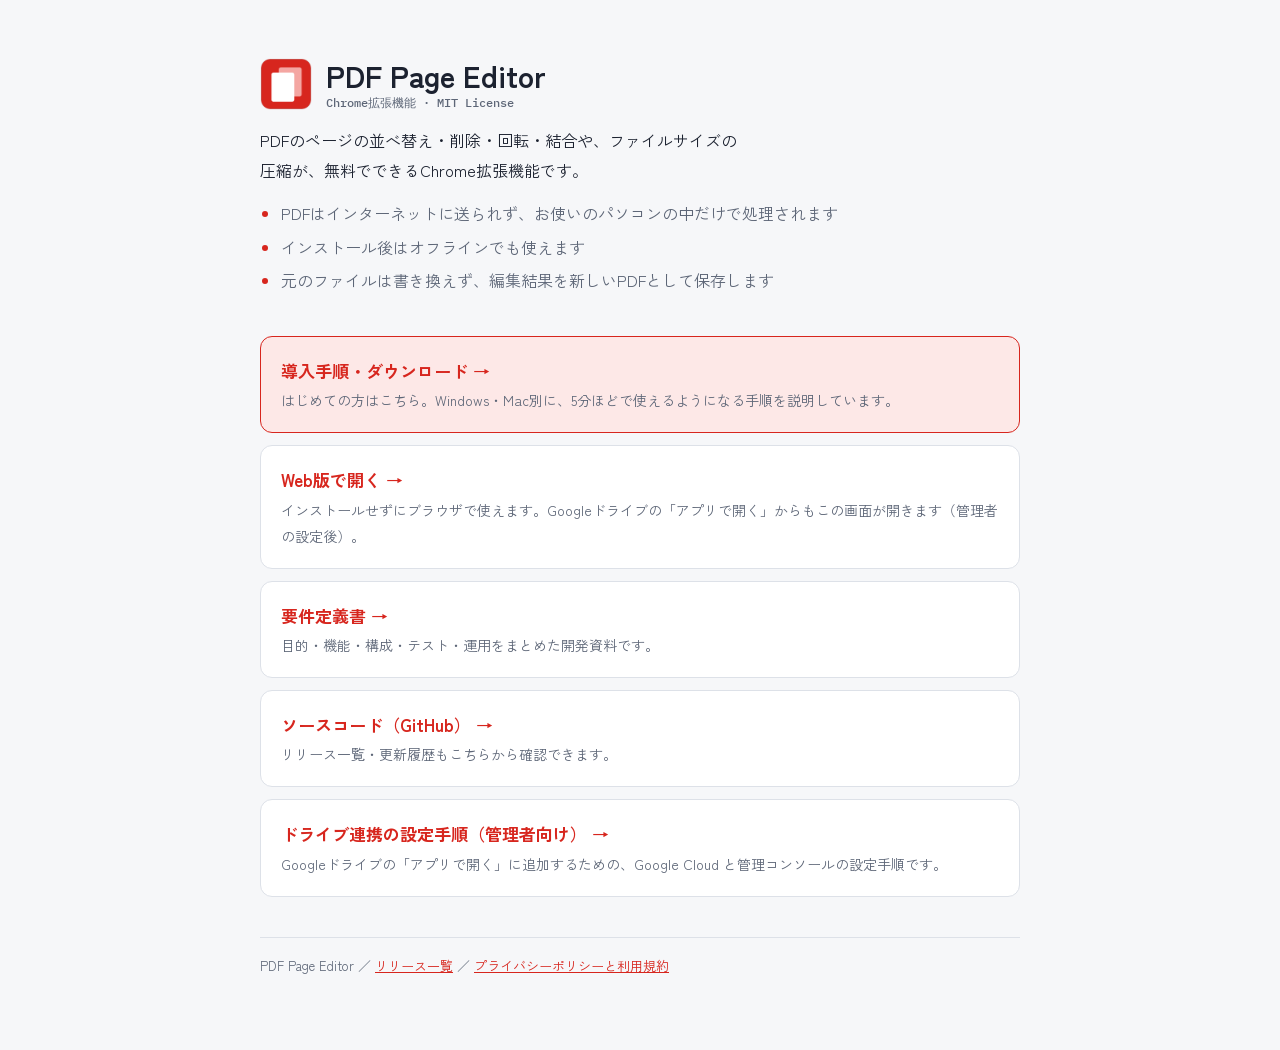
<file: docs/index.html>
<!doctype html>
<html lang="ja">
<head>
<meta charset="utf-8">
<meta name="viewport" content="width=device-width, initial-scale=1, viewport-fit=cover">
<title>PDF Page Editor</title>
<meta name="description" content="PDFのページの並べ替え・削除・回転・結合・圧縮を、ファイルを外部に送らずに無料で行えるChrome拡張機能">
<link rel="icon" href="icon.png?v=red">
<link rel="preconnect" href="https://fonts.googleapis.com">
<link rel="preconnect" href="https://fonts.gstatic.com" crossorigin>
<link rel="stylesheet" href="https://fonts.googleapis.com/css2?family=Zen+Kaku+Gothic+New:wght@400;500;700&family=IBM+Plex+Mono:wght@400;500&display=swap">
<style>
/* Layout: 1カラムの入口ページ。ツールの説明と、3つの行き先(導入手順・要件定義書・ソースコード)だけを置く */
:root {
  --bg: #f6f7f9;
  --surface: #ffffff;
  --fg: #1c2230;
  --muted: #5d6677;
  --line: #dde1e8;
  --accent: #d7261e;
  --accent-weak: #fde8e7;
  --font-body: "Zen Kaku Gothic New", "Hiragino Sans", "Yu Gothic UI", "Meiryo", sans-serif;
  --font-mono: "IBM Plex Mono", ui-monospace, Menlo, Consolas, monospace;
}
@media (prefers-color-scheme: dark) {
  :root:not([data-theme="light"]) {
    --bg: #14171d; --surface: #1c2029; --fg: #e5e8ee; --muted: #9aa3b3; --line: #2f3542;
    --accent: #e3433b; --accent-weak: #4a2421;
    color-scheme: dark;
  }
}
:root[data-theme="dark"] {
  --bg: #14171d; --surface: #1c2029; --fg: #e5e8ee; --muted: #9aa3b3; --line: #2f3542;
  --accent: #e3433b; --accent-weak: #4a2421;
  color-scheme: dark;
}
* { box-sizing: border-box; }
body { margin: 0; background: var(--bg); color: var(--fg); font: 16px/1.85 var(--font-body); padding-inline: 16px; }
.wrap { max-width: 760px; margin: 0 auto; padding-block: 56px 72px; display: grid; gap: 40px; }
header { display: grid; gap: 14px; }
.brand { display: flex; align-items: center; gap: 14px; }
.brand img { width: 52px; height: 52px; }
h1 { font-size: 30px; line-height: 1.3; margin: 0; }
.ver { font: 500 12px var(--font-mono); color: var(--muted); }
.lead { margin: 0; max-width: 60ch; }
.points { margin: 0; padding-left: 1.3em; display: grid; gap: 4px; color: var(--muted); }
.points li::marker { color: var(--accent); }
.links { display: grid; gap: 12px; }
.link { display: grid; gap: 2px; padding: 18px 20px; border-radius: 12px; border: 1px solid var(--line); background: var(--surface); color: var(--fg); text-decoration: none; }
.link:hover { border-color: var(--accent); }
.link:focus-visible { outline: 3px solid var(--accent); outline-offset: 2px; }
.link b { font-size: 17px; color: var(--accent); }
.link span { font-size: 14px; color: var(--muted); }
.link.primary { background: var(--accent-weak); border-color: var(--accent); }
footer { color: var(--muted); font-size: 13px; border-top: 1px solid var(--line); padding-top: 16px; }
footer a { color: var(--accent); }
@media (max-width: 480px) { .wrap { padding-block: 32px 48px; } h1 { font-size: 24px; } }
</style>
</head>
<body>
<div class="wrap">
  <header>
    <div class="brand">
      <img src="icon.png" alt="">
      <div>
        <h1>PDF Page Editor</h1>
        <div class="ver">Chrome拡張機能 · MIT License</div>
      </div>
    </div>
    <p class="lead">PDFのページの並べ替え・削除・回転・結合や、ファイルサイズの圧縮が、無料でできるChrome拡張機能です。</p>
    <ul class="points">
      <li>PDFはインターネットに送られず、お使いのパソコンの中だけで処理されます</li>
      <li>インストール後はオフラインでも使えます</li>
      <li>元のファイルは書き換えず、編集結果を新しいPDFとして保存します</li>
    </ul>
  </header>

  <nav class="links" aria-label="ページ一覧">
    <a class="link primary" href="install.html"><b>導入手順・ダウンロード →</b><span>はじめての方はこちら。Windows・Mac別に、5分ほどで使えるようになる手順を説明しています。</span></a>
    <a class="link" href="app/"><b>Web版で開く →</b><span>インストールせずにブラウザで使えます。Googleドライブの「アプリで開く」からもこの画面が開きます（管理者の設定後）。</span></a>
    <a class="link" href="requirements.html"><b>要件定義書 →</b><span>目的・機能・構成・テスト・運用をまとめた開発資料です。</span></a>
    <a class="link" href="https://github.com/Gaccho-code/pdf-editor"><b>ソースコード（GitHub） →</b><span>リリース一覧・更新履歴もこちらから確認できます。</span></a>
    <a class="link" href="drive-setup.html"><b>ドライブ連携の設定手順（管理者向け） →</b><span>Googleドライブの「アプリで開く」に追加するための、Google Cloud と管理コンソールの設定手順です。</span></a>
  </nav>

  <footer>PDF Page Editor ／ <a href="https://github.com/Gaccho-code/pdf-editor/releases">リリース一覧</a> ／ <a href="privacy.html">プライバシーポリシーと利用規約</a></footer>
</div>
</body>
</html>
</file>
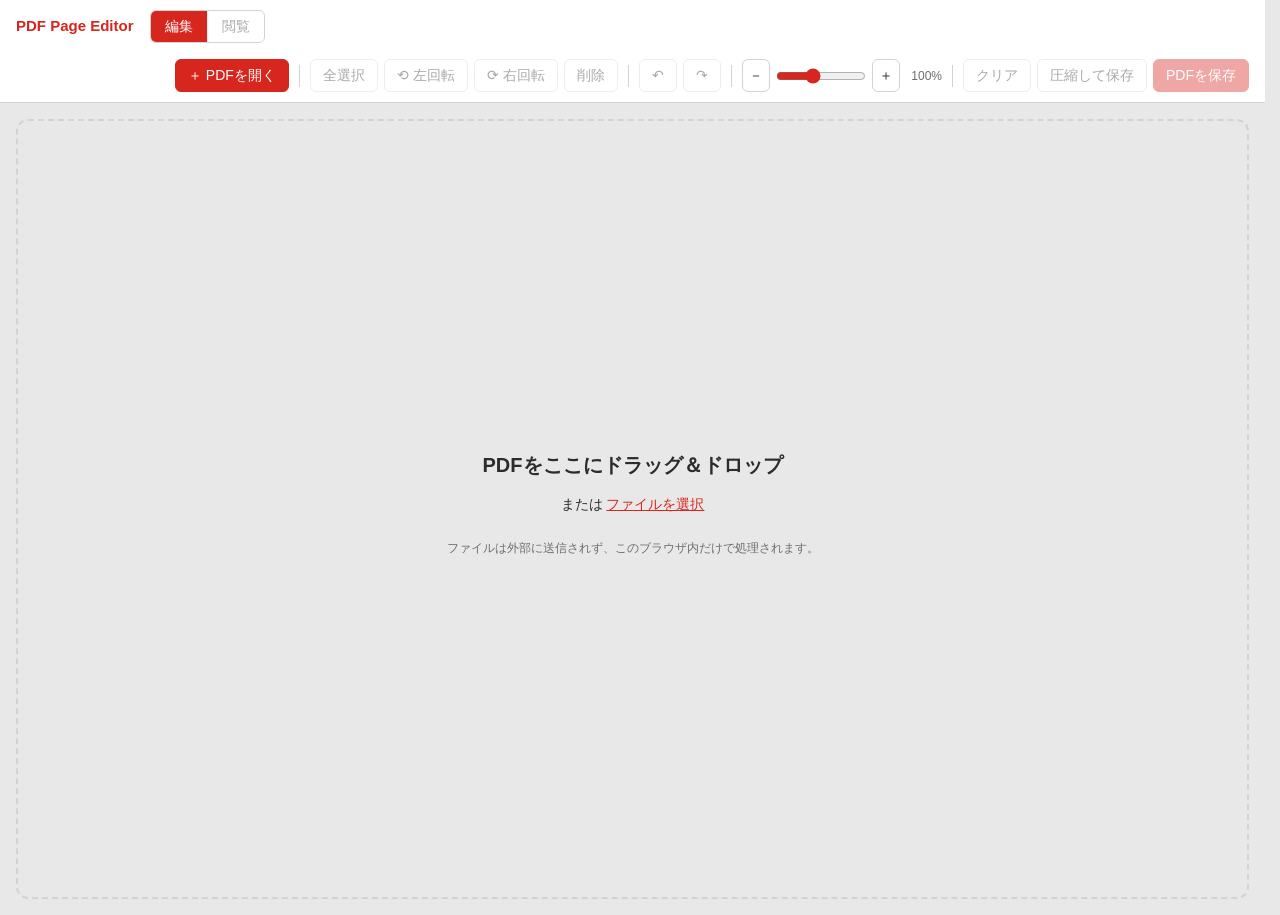
<file: editor.html>
<!doctype html>
<html lang="ja">
<head>
  <meta charset="utf-8">
  <meta name="viewport" content="width=device-width, initial-scale=1">
  <!-- Web版の安全対策: 読み込むプログラムと通信先を、このサイト自身と Google(ログイン・ドライブ)だけに制限する。
       万一ほかのサイトへPDFを送るようなコードが紛れ込んでも、ブラウザが通信を止める。
       (拡張機能版では、より厳しい拡張機能自体の制限が優先される) -->
  <meta http-equiv="Content-Security-Policy" content="default-src 'self'; script-src 'self' https://accounts.google.com/gsi/client; connect-src 'self' https://www.googleapis.com https://accounts.google.com/gsi/; frame-src https://accounts.google.com/gsi/; style-src 'self' 'unsafe-inline' https://accounts.google.com/gsi/style; img-src 'self' blob: data:; font-src 'self' data:; worker-src 'self' blob:; object-src 'none'; base-uri 'none'; form-action 'none'">
  <title>PDF Page Editor</title>
  <link rel="icon" href="icons/icon48.png?v=red">
  <link rel="stylesheet" href="editor.css">
</head>
<body>
  <header class="toolbar">
    <div class="brand">PDF Page Editor</div>
    <div class="mode" role="group" aria-label="表示モード">
      <button id="mode-edit" aria-pressed="true" title="ページの並べ替え・削除などをする">編集</button>
      <button id="mode-view" aria-pressed="false" title="ページを大きく表示して読む (V)" disabled>閲覧</button>
    </div>
    <div class="actions">
      <button id="btn-add" class="primary" title="PDFを開く / 末尾に追加して結合">＋ PDFを追加</button>
      <span class="sep"></span>
      <span class="group edit-only">
        <button id="btn-select-all" title="すべて選択 (⌘/Ctrl+A)">全選択</button>
        <button id="btn-rotate-left" title="選択ページを左に90°回転" disabled>⟲ 左回転</button>
        <button id="btn-rotate-right" title="選択ページを右に90°回転" disabled>⟳ 右回転</button>
        <button id="btn-delete" class="danger" title="選択ページを削除 (Delete)" disabled>削除</button>
        <span class="sep"></span>
        <button id="btn-undo" title="元に戻す (⌘/Ctrl+Z)" disabled>↶</button>
        <button id="btn-redo" title="やり直す (⌘/Ctrl+Shift+Z)" disabled>↷</button>
      </span>
      <span class="group view-only">
        <button id="btn-prev" aria-label="前のページ" title="前のページ (←)">‹</button>
        <span class="page-nav">
          <input type="text" id="page-input" inputmode="numeric" aria-label="ページ番号" value="1">
          <span>/ <span id="page-total">1</span></span>
        </span>
        <button id="btn-next" aria-label="次のページ" title="次のページ (→)">›</button>
        <span class="sep"></span>
        <button id="btn-fit" title="ページの幅を画面に合わせる">幅に合わせる</button>
      </span>
      <span class="sep"></span>
      <div class="zoom" title="表示倍率">
        <button id="btn-zoom-out" aria-label="縮小">－</button>
        <input type="range" id="zoom" min="0" max="5" step="1" value="2" aria-label="表示倍率">
        <button id="btn-zoom-in" aria-label="拡大">＋</button>
        <span id="zoom-label" class="zoom-label">100%</span>
      </div>
      <span class="sep"></span>
      <button id="btn-reset" title="すべて閉じて最初から">クリア</button>
      <button id="btn-compress" title="ファイルサイズを小さくして保存" disabled>圧縮して保存</button>
      <button id="btn-drive-save" title="元のPDFと同じドライブのフォルダに、新しいファイルとして保存" hidden>ドライブに保存</button>
      <button id="btn-save" class="primary" title="編集後のPDFをダウンロード (⌘/Ctrl+S)" disabled>PDFを保存</button>
    </div>
  </header>

  <dialog id="compress-dialog" aria-labelledby="compress-title">
    <form method="dialog">
      <h2 id="compress-title">圧縮して保存</h2>
      <fieldset>
        <legend>圧縮のしかた</legend>
        <label class="level">
          <input type="radio" name="level" value="light">
          <span><b>軽め</b><small>画像を少しだけ小さくします。見た目はほぼ変わりません。</small></span>
        </label>
        <label class="level">
          <input type="radio" name="level" value="standard" checked>
          <span><b>標準（おすすめ）</b><small>画像を画面やメールで見るのに十分な画質にします。文字はそのままなので、選択や検索もできます。</small></span>
        </label>
        <label class="level">
          <input type="radio" name="level" value="max">
          <span><b>最大</b><small>ページ全体を画像にして、できるだけ小さくします。<em>文字の選択や検索はできなくなります。</em></small></span>
        </label>
      </fieldset>
      <p class="compress-note">写真やスキャンした書類が多いPDFほど小さくなります。</p>
      <p id="compress-result" class="compress-result" role="status" hidden></p>
      <div class="dialog-actions">
        <button value="cancel" formnovalidate>閉じる</button>
        <button type="button" id="btn-compress-run" class="primary">圧縮する</button>
        <button type="button" id="btn-compress-drive" hidden>ドライブに保存</button>
        <button type="button" id="btn-compress-download" class="primary" hidden>ダウンロード</button>
      </div>
    </form>
  </dialog>

  <div class="status" id="status"></div>

  <main id="main">
    <div id="empty" class="empty">
      <div class="drop-hint">
        <div id="drive-open" class="drive-open" hidden>
          <p class="big">Googleドライブで選んだPDFを開きます</p>
          <p><button id="btn-drive-open" class="primary">ドライブから読み込む</button></p>
          <p class="note" id="drive-open-note">Googleアカウントの確認画面が出たら、続けて進めてください。</p>
          <hr>
        </div>
        <p class="big">PDFをここにドラッグ＆ドロップ</p>
        <p>または <button id="btn-open" class="link">ファイルを選択</button></p>
        <p class="note">ファイルは外部に送信されず、このブラウザ内だけで処理されます。</p>
      </div>
    </div>
    <div id="grid" class="grid" hidden></div>
    <div id="viewer" class="viewer" hidden></div>
  </main>

  <div id="drop-overlay" class="drop-overlay" hidden>ドロップしてPDFを追加</div>

  <input type="file" id="file-input" accept="application/pdf,.pdf" multiple hidden>

  <script src="lib/pdf-lib.min.js"></script>
  <script type="module" src="editor.js"></script>
</body>
</html>
</file>
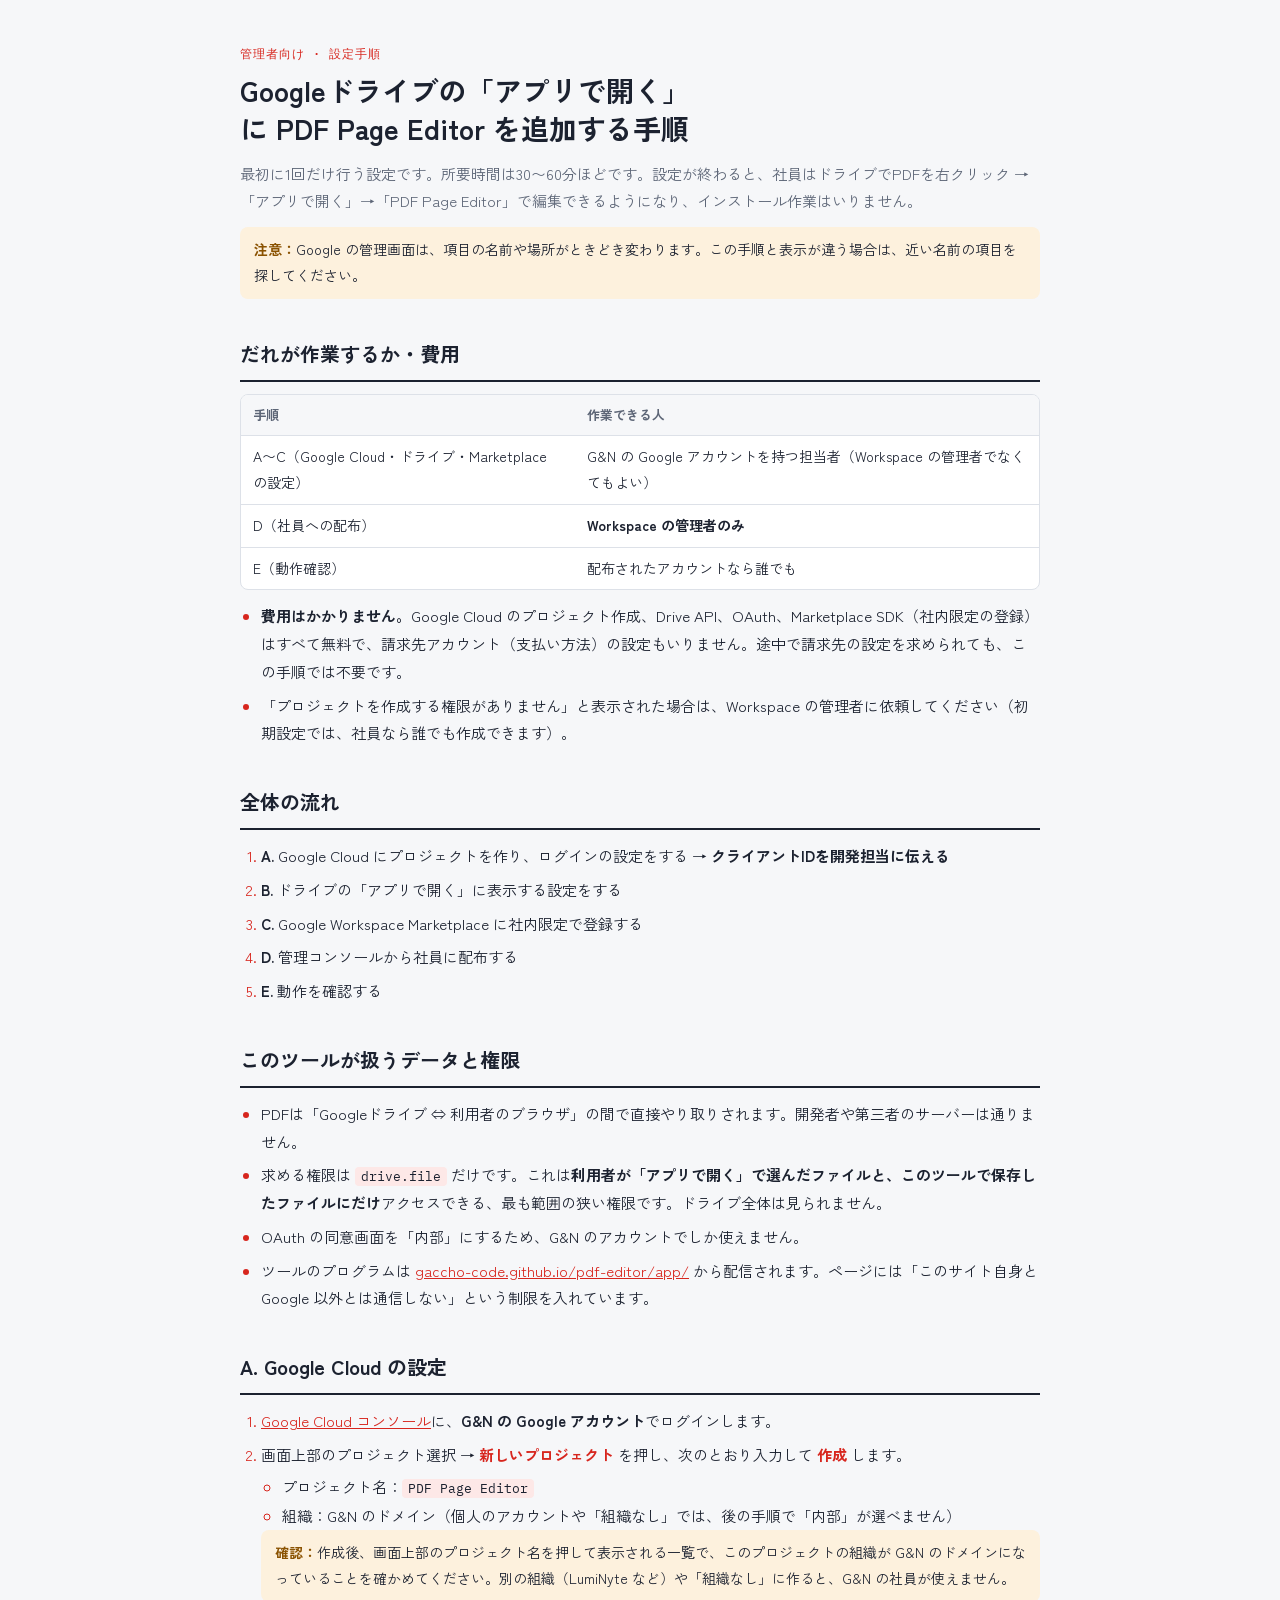
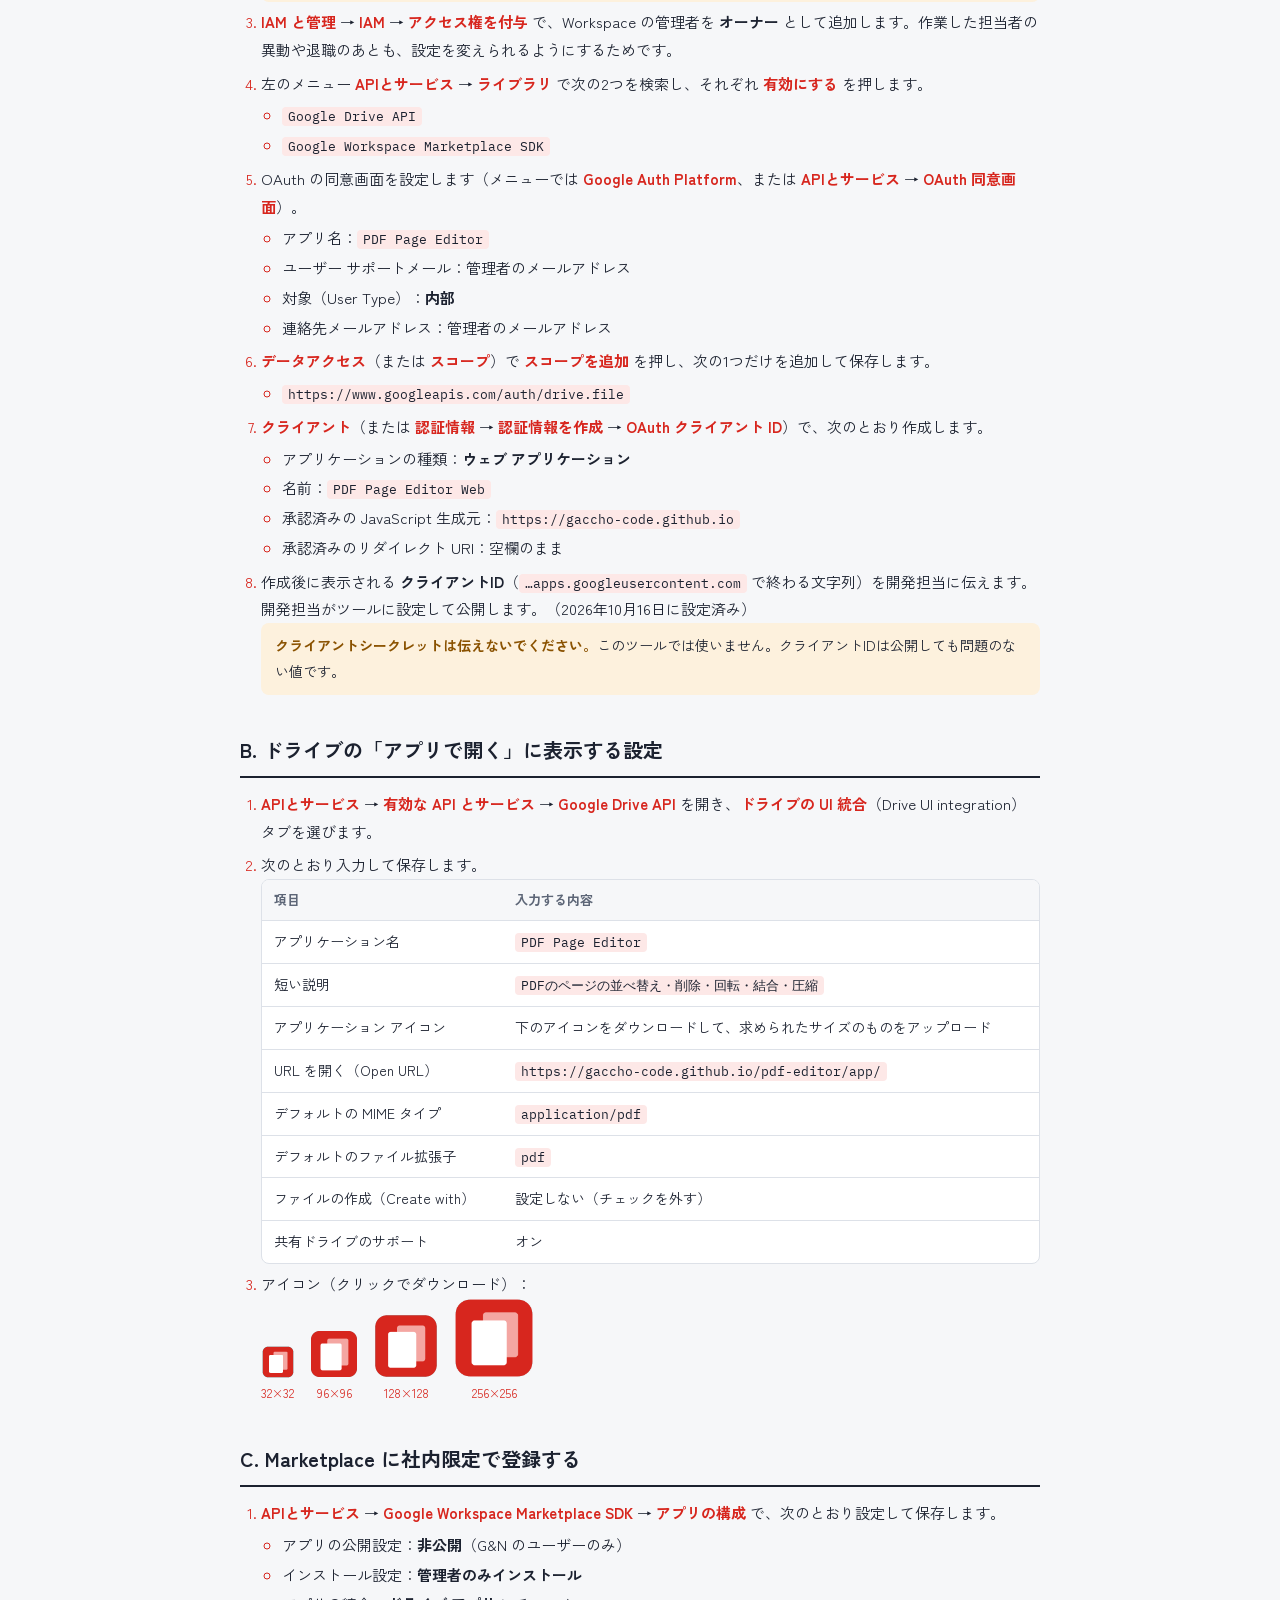
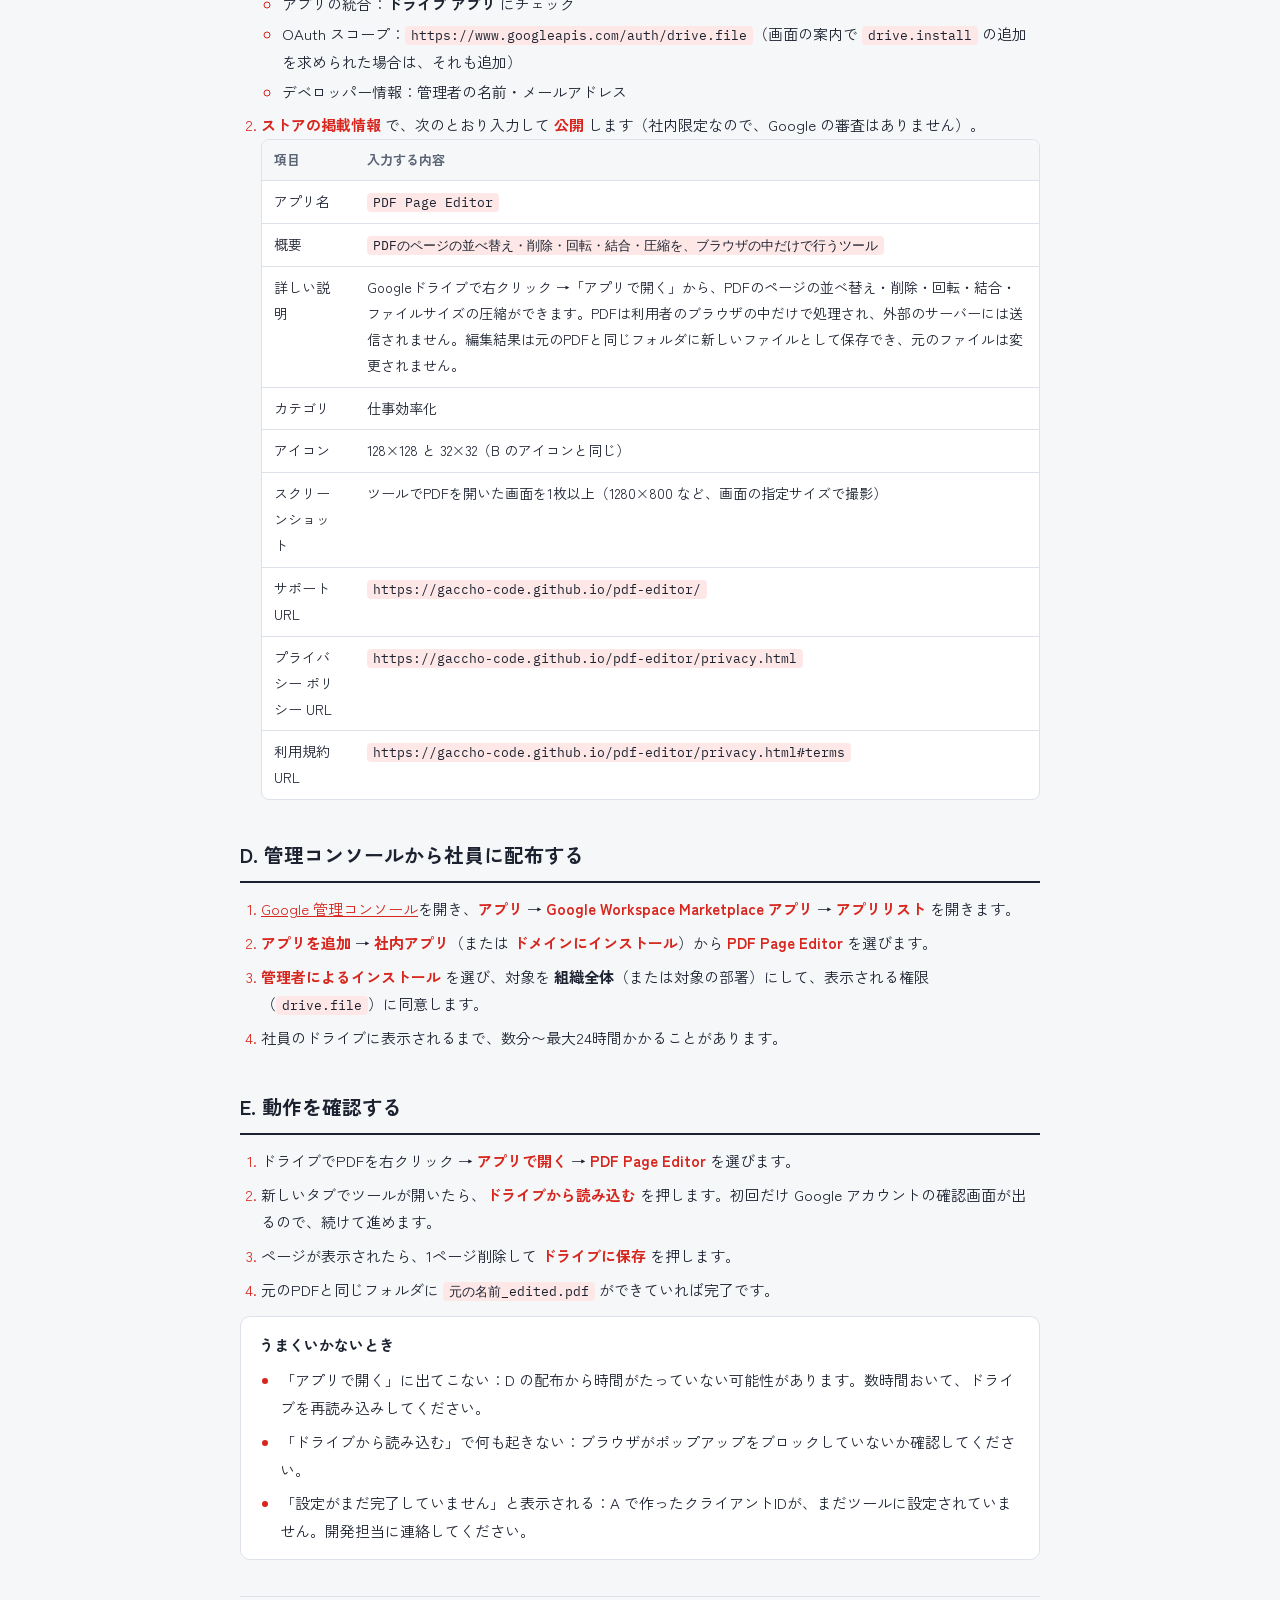
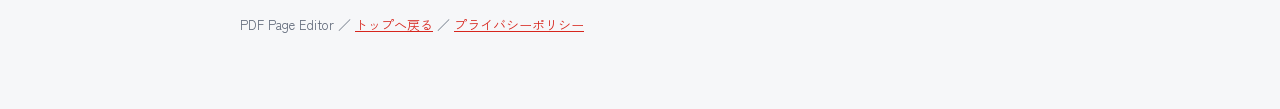
<file: docs/drive-setup.html>
<!doctype html>
<html lang="ja">
<head>
<meta charset="utf-8">
<meta name="viewport" content="width=device-width, initial-scale=1, viewport-fit=cover">
<title>ドライブ連携の設定手順</title>
<link rel="icon" href="icon.png?v=red">
<link rel="preconnect" href="https://fonts.googleapis.com">
<link rel="preconnect" href="https://fonts.gstatic.com" crossorigin>
<link rel="stylesheet" href="https://fonts.googleapis.com/css2?family=Zen+Kaku+Gothic+New:wght@400;500;700&family=IBM+Plex+Mono:wght@400;500&display=swap">
<link rel="stylesheet" href="doc.css">
</head>
<body>
<div class="wrap">
  <header>
    <div class="eyebrow">管理者向け · 設定手順</div>
    <h1>Googleドライブの「アプリで開く」に PDF Page Editor を追加する手順</h1>
    <p class="lead">最初に1回だけ行う設定です。所要時間は30〜60分ほどです。設定が終わると、社員はドライブでPDFを右クリック →「アプリで開く」→「PDF Page Editor」で編集できるようになり、インストール作業はいりません。</p>
    <p class="note"><strong>注意：</strong>Google の管理画面は、項目の名前や場所がときどき変わります。この手順と表示が違う場合は、近い名前の項目を探してください。</p>
  </header>

  <section>
    <h2>だれが作業するか・費用</h2>
    <div class="tbl"><table>
      <tr><th>手順</th><th>作業できる人</th></tr>
      <tr><td>A〜C（Google Cloud・ドライブ・Marketplace の設定）</td><td>G&amp;N の Google アカウントを持つ担当者（Workspace の管理者でなくてもよい）</td></tr>
      <tr><td>D（社員への配布）</td><td><strong>Workspace の管理者のみ</strong></td></tr>
      <tr><td>E（動作確認）</td><td>配布されたアカウントなら誰でも</td></tr>
    </table></div>
    <ul>
      <li><strong>費用はかかりません。</strong>Google Cloud のプロジェクト作成、Drive API、OAuth、Marketplace SDK（社内限定の登録）はすべて無料で、請求先アカウント（支払い方法）の設定もいりません。途中で請求先の設定を求められても、この手順では不要です。</li>
      <li>「プロジェクトを作成する権限がありません」と表示された場合は、Workspace の管理者に依頼してください（初期設定では、社員なら誰でも作成できます）。</li>
    </ul>
  </section>

  <section>
    <h2>全体の流れ</h2>
    <ol>
      <li><b>A.</b> Google Cloud にプロジェクトを作り、ログインの設定をする → <strong>クライアントIDを開発担当に伝える</strong></li>
      <li><b>B.</b> ドライブの「アプリで開く」に表示する設定をする</li>
      <li><b>C.</b> Google Workspace Marketplace に社内限定で登録する</li>
      <li><b>D.</b> 管理コンソールから社員に配布する</li>
      <li><b>E.</b> 動作を確認する</li>
    </ol>
  </section>

  <section>
    <h2>このツールが扱うデータと権限</h2>
    <ul>
      <li>PDFは「Googleドライブ ⇔ 利用者のブラウザ」の間で直接やり取りされます。開発者や第三者のサーバーは通りません。</li>
      <li>求める権限は <code>drive.file</code> だけです。これは<strong>利用者が「アプリで開く」で選んだファイルと、このツールで保存したファイルにだけ</strong>アクセスできる、最も範囲の狭い権限です。ドライブ全体は見られません。</li>
      <li>OAuth の同意画面を「内部」にするため、G&amp;N のアカウントでしか使えません。</li>
      <li>ツールのプログラムは <a href="https://gaccho-code.github.io/pdf-editor/app/">gaccho-code.github.io/pdf-editor/app/</a> から配信されます。ページには「このサイト自身と Google 以外とは通信しない」という制限を入れています。</li>
    </ul>
  </section>

  <section>
    <h2>A. Google Cloud の設定</h2>
    <ol>
      <li><a href="https://console.cloud.google.com/">Google Cloud コンソール</a>に、<strong>G&amp;N の Google アカウント</strong>でログインします。</li>
      <li>画面上部のプロジェクト選択 → <b class="ui">新しいプロジェクト</b> を押し、次のとおり入力して <b class="ui">作成</b> します。
        <ul>
          <li>プロジェクト名：<code>PDF Page Editor</code></li>
          <li>組織：G&amp;N のドメイン（個人のアカウントや「組織なし」では、後の手順で「内部」が選べません）</li>
        </ul>
        <div class="note"><strong>確認：</strong>作成後、画面上部のプロジェクト名を押して表示される一覧で、このプロジェクトの組織が G&amp;N のドメインになっていることを確かめてください。別の組織（LumiNyte など）や「組織なし」に作ると、G&amp;N の社員が使えません。</div>
      </li>
      <li><b class="ui">IAM と管理</b> → <b class="ui">IAM</b> → <b class="ui">アクセス権を付与</b> で、Workspace の管理者を <strong>オーナー</strong> として追加します。作業した担当者の異動や退職のあとも、設定を変えられるようにするためです。</li>
      <li>左のメニュー <b class="ui">APIとサービス</b> → <b class="ui">ライブラリ</b> で次の2つを検索し、それぞれ <b class="ui">有効にする</b> を押します。
        <ul>
          <li><code>Google Drive API</code></li>
          <li><code>Google Workspace Marketplace SDK</code></li>
        </ul>
      </li>
      <li>OAuth の同意画面を設定します（メニューでは <b class="ui">Google Auth Platform</b>、または <b class="ui">APIとサービス</b> → <b class="ui">OAuth 同意画面</b>）。
        <ul>
          <li>アプリ名：<code>PDF Page Editor</code></li>
          <li>ユーザー サポートメール：管理者のメールアドレス</li>
          <li>対象（User Type）：<strong>内部</strong></li>
          <li>連絡先メールアドレス：管理者のメールアドレス</li>
        </ul>
      </li>
      <li><b class="ui">データアクセス</b>（または <b class="ui">スコープ</b>）で <b class="ui">スコープを追加</b> を押し、次の1つだけを追加して保存します。
        <ul><li><code>https://www.googleapis.com/auth/drive.file</code></li></ul>
      </li>
      <li><b class="ui">クライアント</b>（または <b class="ui">認証情報</b> → <b class="ui">認証情報を作成</b> → <b class="ui">OAuth クライアント ID</b>）で、次のとおり作成します。
        <ul>
          <li>アプリケーションの種類：<strong>ウェブ アプリケーション</strong></li>
          <li>名前：<code>PDF Page Editor Web</code></li>
          <li>承認済みの JavaScript 生成元：<code>https://gaccho-code.github.io</code></li>
          <li>承認済みのリダイレクト URI：空欄のまま</li>
        </ul>
      </li>
      <li>作成後に表示される <strong>クライアントID</strong>（<code>…apps.googleusercontent.com</code> で終わる文字列）を開発担当に伝えます。開発担当がツールに設定して公開します。（2026年10月16日に設定済み）
        <div class="note"><strong>クライアントシークレットは伝えないでください。</strong>このツールでは使いません。クライアントIDは公開しても問題のない値です。</div>
      </li>
    </ol>
  </section>

  <section>
    <h2>B. ドライブの「アプリで開く」に表示する設定</h2>
    <ol>
      <li><b class="ui">APIとサービス</b> → <b class="ui">有効な API とサービス</b> → <b class="ui">Google Drive API</b> を開き、<b class="ui">ドライブの UI 統合</b>（Drive UI integration）タブを選びます。</li>
      <li>次のとおり入力して保存します。
        <div class="tbl"><table>
          <tr><th>項目</th><th>入力する内容</th></tr>
          <tr><td>アプリケーション名</td><td><code>PDF Page Editor</code></td></tr>
          <tr><td>短い説明</td><td><code>PDFのページの並べ替え・削除・回転・結合・圧縮</code></td></tr>
          <tr><td>アプリケーション アイコン</td><td>下のアイコンをダウンロードして、求められたサイズのものをアップロード</td></tr>
          <tr><td>URL を開く（Open URL）</td><td><code>https://gaccho-code.github.io/pdf-editor/app/</code></td></tr>
          <tr><td>デフォルトの MIME タイプ</td><td><code>application/pdf</code></td></tr>
          <tr><td>デフォルトのファイル拡張子</td><td><code>pdf</code></td></tr>
          <tr><td>ファイルの作成（Create with）</td><td>設定しない（チェックを外す）</td></tr>
          <tr><td>共有ドライブのサポート</td><td>オン</td></tr>
        </table></div>
      </li>
      <li>アイコン（クリックでダウンロード）：
        <div class="icons">
          <a href="icons/icon32.png" download><img src="icons/icon32.png" width="32" height="32" alt="">32×32</a>
          <a href="icons/icon96.png" download><img src="icons/icon96.png" width="48" height="48" alt="">96×96</a>
          <a href="icons/icon128.png" download><img src="icons/icon128.png" width="64" height="64" alt="">128×128</a>
          <a href="icons/icon256.png" download><img src="icons/icon256.png" width="80" height="80" alt="">256×256</a>
        </div>
      </li>
    </ol>
  </section>

  <section>
    <h2>C. Marketplace に社内限定で登録する</h2>
    <ol>
      <li><b class="ui">APIとサービス</b> → <b class="ui">Google Workspace Marketplace SDK</b> → <b class="ui">アプリの構成</b> で、次のとおり設定して保存します。
        <ul>
          <li>アプリの公開設定：<strong>非公開</strong>（G&amp;N のユーザーのみ）</li>
          <li>インストール設定：<strong>管理者のみインストール</strong></li>
          <li>アプリの統合：<strong>ドライブ アプリ</strong> にチェック</li>
          <li>OAuth スコープ：<code>https://www.googleapis.com/auth/drive.file</code>（画面の案内で <code>drive.install</code> の追加を求められた場合は、それも追加）</li>
          <li>デベロッパー情報：管理者の名前・メールアドレス</li>
        </ul>
      </li>
      <li><b class="ui">ストアの掲載情報</b> で、次のとおり入力して <b class="ui">公開</b> します（社内限定なので、Google の審査はありません）。
        <div class="tbl"><table>
          <tr><th>項目</th><th>入力する内容</th></tr>
          <tr><td>アプリ名</td><td><code>PDF Page Editor</code></td></tr>
          <tr><td>概要</td><td><code>PDFのページの並べ替え・削除・回転・結合・圧縮を、ブラウザの中だけで行うツール</code></td></tr>
          <tr><td>詳しい説明</td><td>Googleドライブで右クリック →「アプリで開く」から、PDFのページの並べ替え・削除・回転・結合・ファイルサイズの圧縮ができます。PDFは利用者のブラウザの中だけで処理され、外部のサーバーには送信されません。編集結果は元のPDFと同じフォルダに新しいファイルとして保存でき、元のファイルは変更されません。</td></tr>
          <tr><td>カテゴリ</td><td>仕事効率化</td></tr>
          <tr><td>アイコン</td><td>128×128 と 32×32（B のアイコンと同じ）</td></tr>
          <tr><td>スクリーンショット</td><td>ツールでPDFを開いた画面を1枚以上（1280×800 など、画面の指定サイズで撮影）</td></tr>
          <tr><td>サポート URL</td><td><code>https://gaccho-code.github.io/pdf-editor/</code></td></tr>
          <tr><td>プライバシー ポリシー URL</td><td><code>https://gaccho-code.github.io/pdf-editor/privacy.html</code></td></tr>
          <tr><td>利用規約 URL</td><td><code>https://gaccho-code.github.io/pdf-editor/privacy.html#terms</code></td></tr>
        </table></div>
      </li>
    </ol>
  </section>

  <section>
    <h2>D. 管理コンソールから社員に配布する</h2>
    <ol>
      <li><a href="https://admin.google.com/">Google 管理コンソール</a>を開き、<b class="ui">アプリ</b> → <b class="ui">Google Workspace Marketplace アプリ</b> → <b class="ui">アプリリスト</b> を開きます。</li>
      <li><b class="ui">アプリを追加</b> → <b class="ui">社内アプリ</b>（または <b class="ui">ドメインにインストール</b>）から <b class="ui">PDF Page Editor</b> を選びます。</li>
      <li><b class="ui">管理者によるインストール</b> を選び、対象を <strong>組織全体</strong>（または対象の部署）にして、表示される権限（<code>drive.file</code>）に同意します。</li>
      <li>社員のドライブに表示されるまで、数分〜最大24時間かかることがあります。</li>
    </ol>
  </section>

  <section>
    <h2>E. 動作を確認する</h2>
    <ol>
      <li>ドライブでPDFを右クリック → <b class="ui">アプリで開く</b> → <b class="ui">PDF Page Editor</b> を選びます。</li>
      <li>新しいタブでツールが開いたら、<b class="ui">ドライブから読み込む</b> を押します。初回だけ Google アカウントの確認画面が出るので、続けて進めます。</li>
      <li>ページが表示されたら、1ページ削除して <b class="ui">ドライブに保存</b> を押します。</li>
      <li>元のPDFと同じフォルダに <code>元の名前_edited.pdf</code> ができていれば完了です。</li>
    </ol>
    <div class="box">
      <b>うまくいかないとき</b>
      <ul>
        <li>「アプリで開く」に出てこない：D の配布から時間がたっていない可能性があります。数時間おいて、ドライブを再読み込みしてください。</li>
        <li>「ドライブから読み込む」で何も起きない：ブラウザがポップアップをブロックしていないか確認してください。</li>
        <li>「設定がまだ完了していません」と表示される：A で作ったクライアントIDが、まだツールに設定されていません。開発担当に連絡してください。</li>
      </ul>
    </div>
  </section>

  <footer>PDF Page Editor ／ <a href="./">トップへ戻る</a> ／ <a href="privacy.html">プライバシーポリシー</a></footer>
</div>
</body>
</html>
</file>
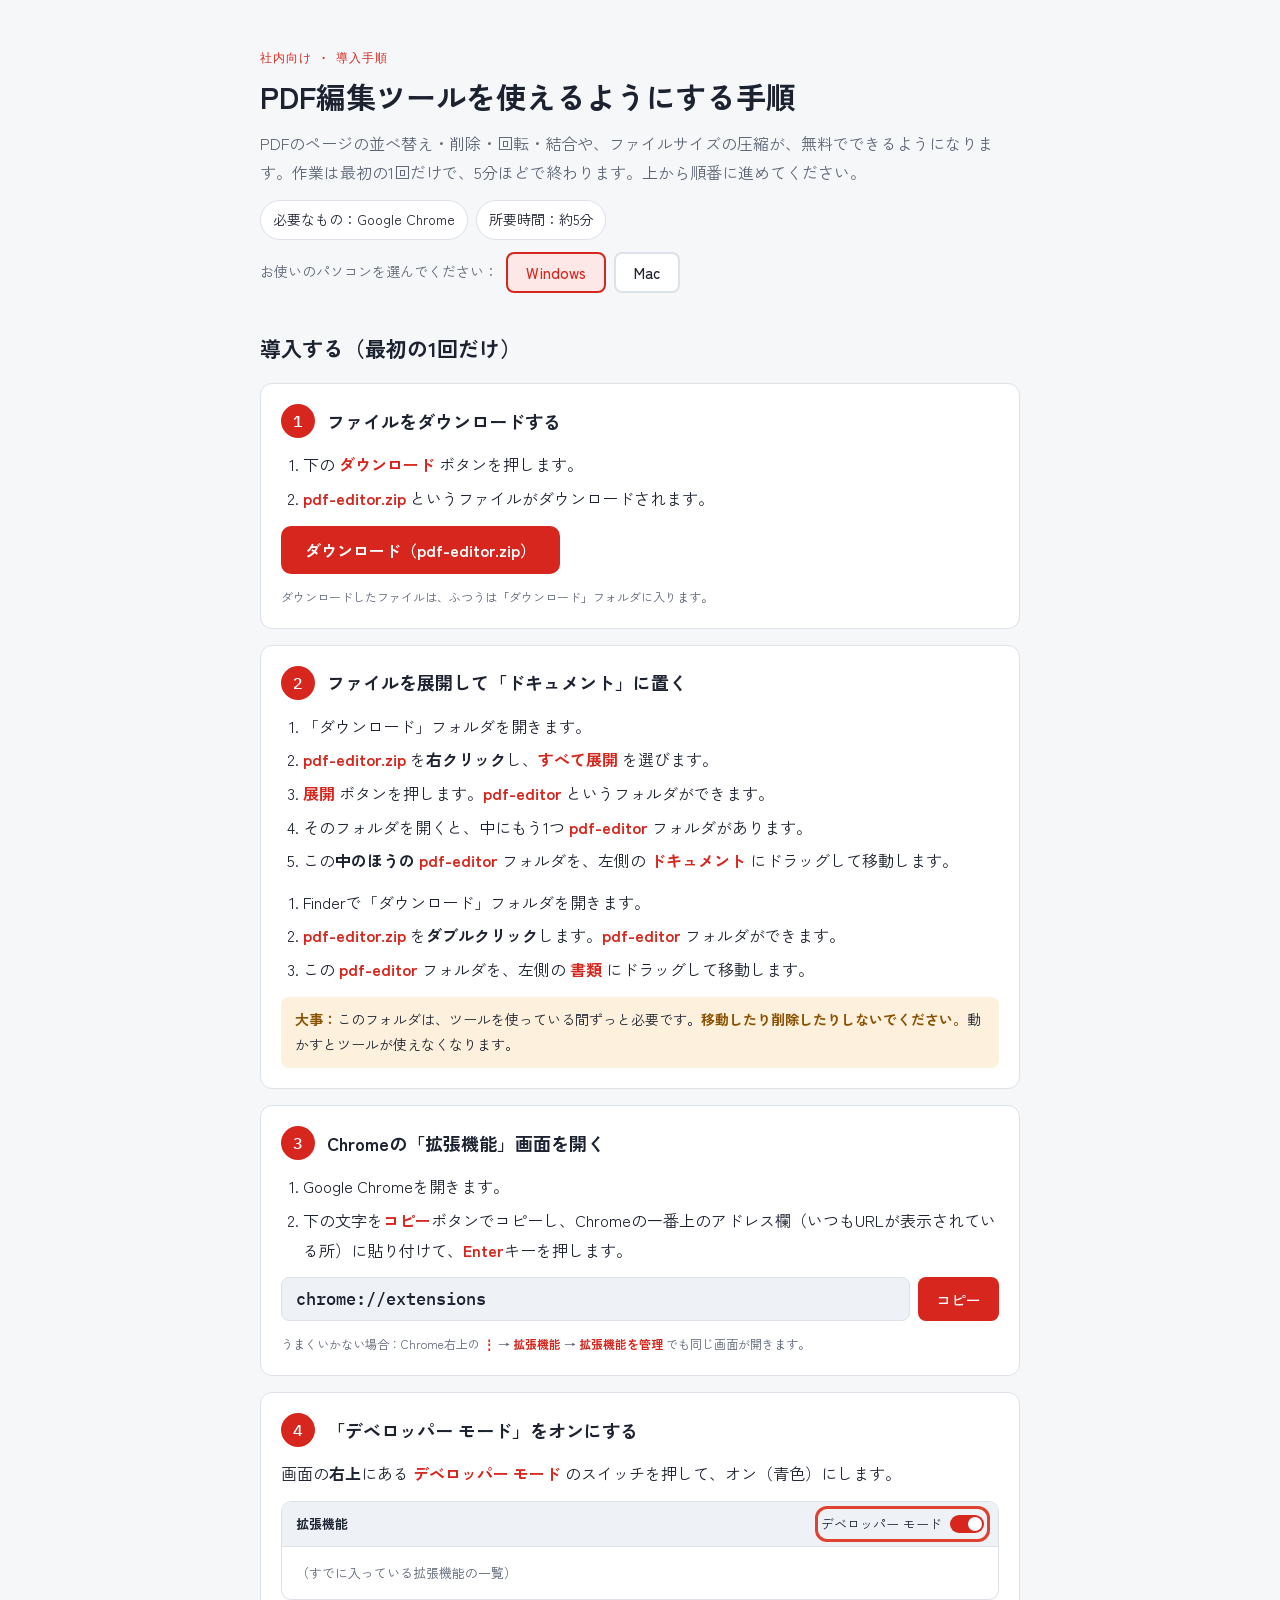
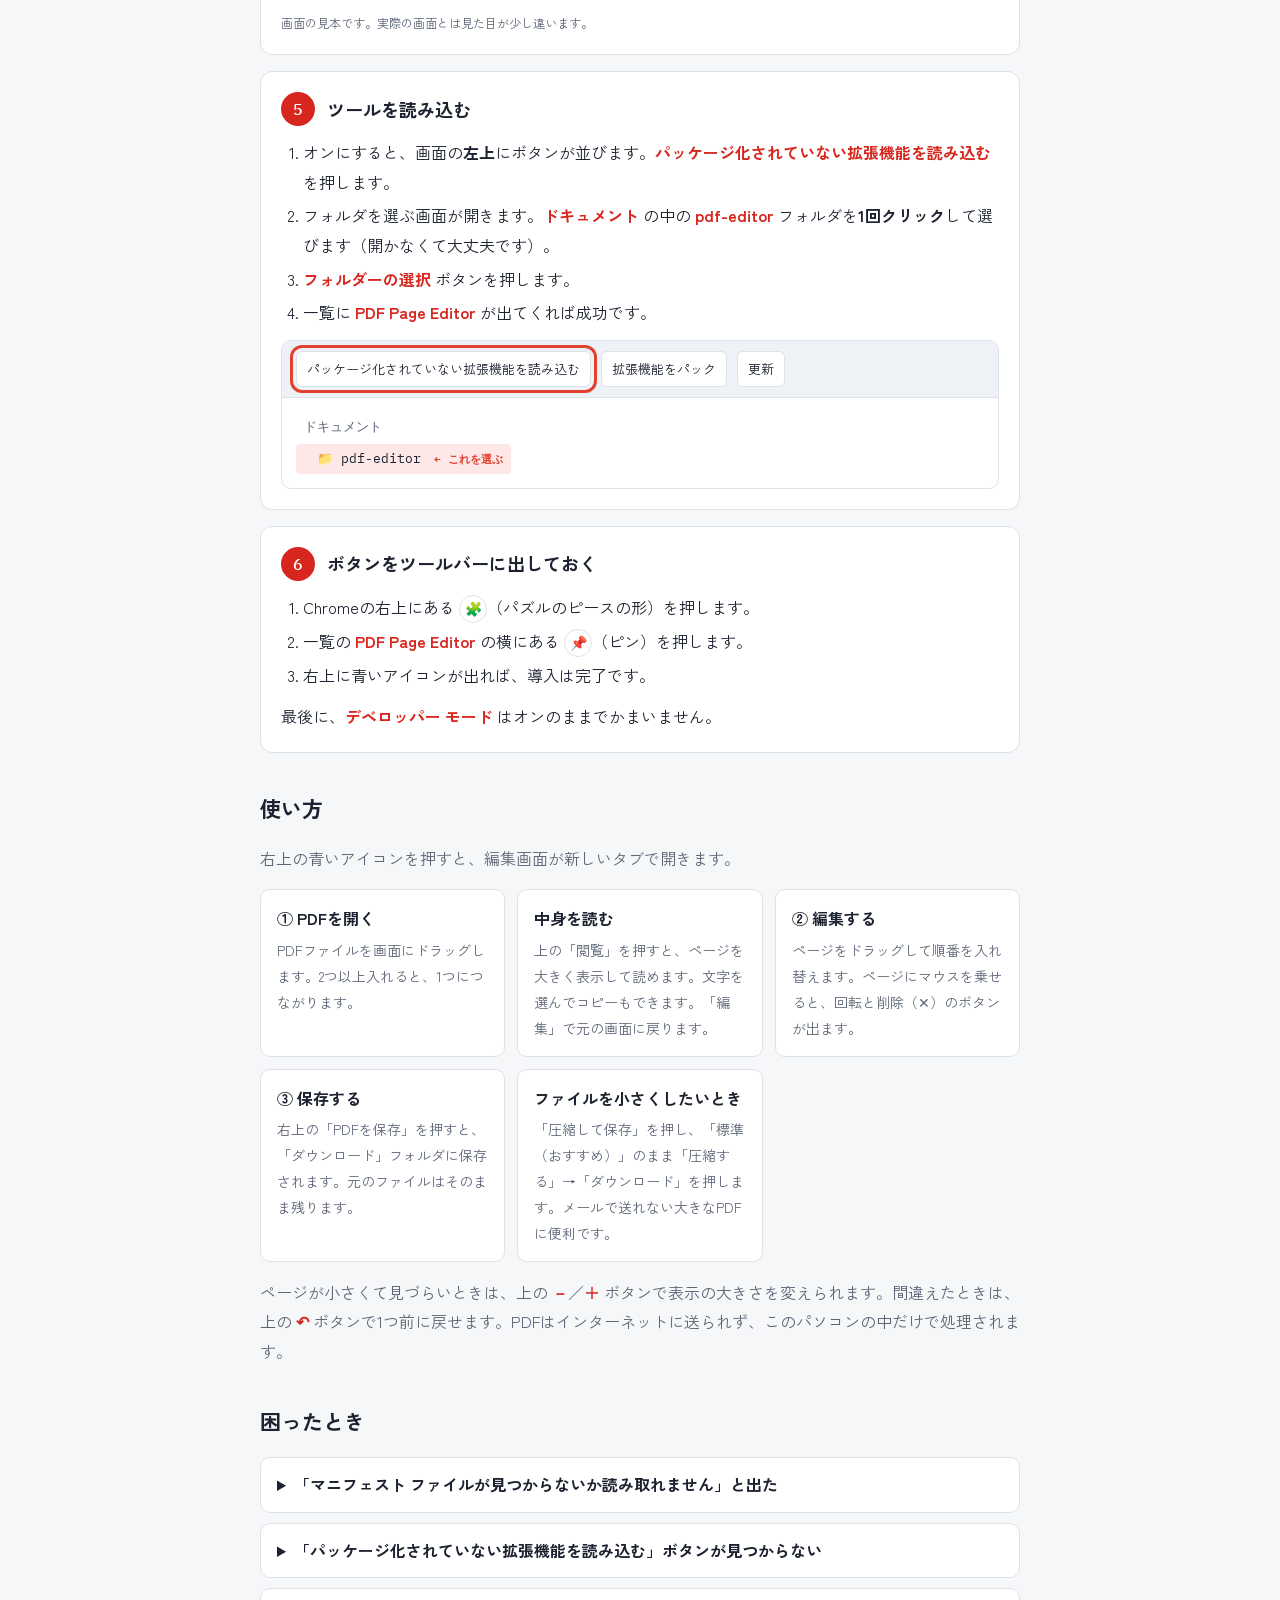
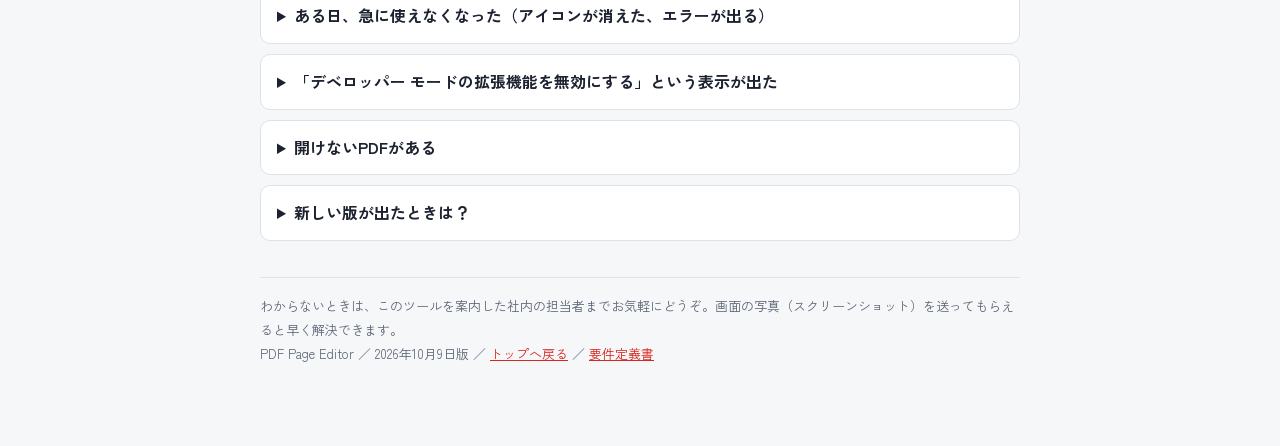
<file: docs/install.html>
<!doctype html>
<html lang="ja">
<head>
<meta charset="utf-8">
<meta name="viewport" content="width=device-width, initial-scale=1, viewport-fit=cover">
<link rel="icon" href="icon.png?v=red">
<title>PDF編集ツール 導入手順</title>
<link rel="preconnect" href="https://fonts.googleapis.com">
<link rel="preconnect" href="https://fonts.gstatic.com" crossorigin>
<link rel="stylesheet" href="https://fonts.googleapis.com/css2?family=Zen+Kaku+Gothic+New:wght@400;500;700&family=IBM+Plex+Mono:wght@400;500&display=swap">
<style>
/* Layout: 1カラムの手順書。番号付きステップを縦に並べ、各ステップに「画面の見本」を添える */
:root {
  --bg: #f6f7f9;
  --surface: #ffffff;
  --fg: #1c2230;
  --muted: #5d6677;
  --line: #dde1e8;
  --accent: #d7261e;
  --accent-weak: #fde8e7;
  --mark: #e0422f;
  --warn: #8a5200;
  --warn-weak: #fdf1dd;
  --chrome-bar: #eef1f6;
  --font-body: "Zen Kaku Gothic New", "Hiragino Sans", "Yu Gothic UI", "Meiryo", sans-serif;
  --font-mono: "IBM Plex Mono", ui-monospace, Menlo, Consolas, monospace;
}
@media (prefers-color-scheme: dark) {
  :root:not([data-theme="light"]) {
    --bg: #14171d; --surface: #1c2029; --fg: #e5e8ee; --muted: #9aa3b3; --line: #2f3542;
    --accent: #e3433b; --accent-weak: #4a2421; --mark: #ff7a66; --warn: #f0b35a; --warn-weak: #3a2b14; --chrome-bar: #252a35;
    color-scheme: dark;
  }
}
:root[data-theme="dark"] {
  --bg: #14171d; --surface: #1c2029; --fg: #e5e8ee; --muted: #9aa3b3; --line: #2f3542;
  --accent: #e3433b; --accent-weak: #4a2421; --mark: #ff7a66; --warn: #f0b35a; --warn-weak: #3a2b14; --chrome-bar: #252a35;
  color-scheme: dark;
}

body { background: var(--bg); color: var(--fg); font: 16px/1.85 var(--font-body); padding-inline: 16px; }
.wrap { max-width: 760px; margin: 0 auto; padding-block: 44px 72px; display: grid; gap: 36px; }

header { display: grid; gap: 12px; }
.eyebrow { font: 500 12px/1 var(--font-mono); letter-spacing: .08em; color: var(--accent); }
h1 { font-size: 30px; line-height: 1.35; margin: 0; text-wrap: balance; }
.lead { margin: 0; color: var(--muted); }
.need { display: flex; flex-wrap: wrap; gap: 8px; }
.need span { font-size: 14px; padding: 6px 12px; border-radius: 999px; background: var(--surface); border: 1px solid var(--line); }

.os { display: flex; gap: 8px; align-items: center; flex-wrap: wrap; font-size: 14px; color: var(--muted); }
.os button {
  font: 500 15px var(--font-body); padding: 8px 18px; border-radius: 8px; cursor: pointer;
  border: 2px solid var(--line); background: var(--surface); color: var(--fg);
}
.os button[aria-pressed="true"] { border-color: var(--accent); background: var(--accent-weak); color: var(--accent); }
.os button:focus-visible, .copy:focus-visible { outline: 3px solid var(--accent); outline-offset: 2px; }

h2 { font-size: 21px; margin: 0; }
.part { display: grid; gap: 16px; }
.part > p { margin: 0; color: var(--muted); }

.step { background: var(--surface); border: 1px solid var(--line); border-radius: 12px; padding: 20px; display: grid; gap: 12px; min-width: 0; }
.step-head { display: flex; align-items: center; gap: 12px; }
.num { flex: none; width: 34px; height: 34px; border-radius: 50%; background: var(--accent); color: #fff; display: grid; place-items: center; font: 500 16px var(--font-mono); }
.step h3 { margin: 0; font-size: 18px; line-height: 1.4; }
.step ol, .step ul { margin: 0; padding-left: 1.4em; display: grid; gap: 4px; }
.step p { margin: 0; }
b.ui { font-weight: 700; color: var(--accent); }

.note { font-size: 14px; background: var(--warn-weak); color: var(--fg); border-radius: 8px; padding: 10px 14px; }
.note strong { color: var(--warn); }

.copyrow { display: flex; gap: 8px; align-items: stretch; flex-wrap: wrap; }
.copyrow code { flex: 1 1 220px; font: 500 17px var(--font-mono); padding: 10px 14px; border-radius: 8px; background: var(--chrome-bar); border: 1px solid var(--line); user-select: all; overflow-wrap: anywhere; }
.copy { font: 500 15px var(--font-body); padding: 10px 18px; border-radius: 8px; border: 0; background: var(--accent); color: #fff; cursor: pointer; }

/* 画面の見本(実際の画面を簡略化したもの) */
.mock { border: 1px solid var(--line); border-radius: 10px; overflow: hidden; font-size: 13px; background: var(--surface); }
.mock-cap { font-size: 12px; color: var(--muted); margin-top: -4px; }
.mock-bar { background: var(--chrome-bar); padding: 10px 14px; display: flex; align-items: center; gap: 10px; flex-wrap: wrap; border-bottom: 1px solid var(--line); }
.mock-title { font-weight: 700; margin-right: auto; }
.mock-body { padding: 14px; display: flex; gap: 10px; flex-wrap: wrap; align-items: center; }
.mock-btn { border: 1px solid var(--line); border-radius: 6px; padding: 5px 10px; background: var(--surface); }
.toggle { display: inline-flex; align-items: center; gap: 8px; }
.toggle i { width: 34px; height: 18px; border-radius: 9px; background: var(--accent); position: relative; }
.toggle i::after { content: ""; position: absolute; right: 2px; top: 2px; width: 14px; height: 14px; border-radius: 50%; background: #fff; }
.hl { outline: 3px solid var(--mark); outline-offset: 3px; border-radius: 6px; }
.tag { font-size: 11px; font-weight: 700; color: var(--mark); }
.folder { display: grid; gap: 2px; font-family: var(--font-mono); font-size: 13px; }
.folder div { padding: 3px 8px; border-radius: 4px; }
.folder .dim { color: var(--muted); }
.folder .pick { background: var(--accent-weak); }
.icon-btn { width: 26px; height: 26px; border-radius: 50%; display: inline-grid; place-items: center; border: 1px solid var(--line); background: var(--surface); font-size: 14px; }

.faq { display: grid; gap: 10px; }
details { background: var(--surface); border: 1px solid var(--line); border-radius: 10px; padding: 12px 16px; }
summary { cursor: pointer; font-weight: 700; }
details p, details ul { margin: 8px 0 0; }
details ul { padding-left: 1.3em; }

.use { display: grid; grid-template-columns: repeat(auto-fit, minmax(200px, 1fr)); gap: 12px; }
.use div { background: var(--surface); border: 1px solid var(--line); border-radius: 10px; padding: 14px 16px; min-width: 0; }
.use b { display: block; margin-bottom: 4px; }
.use p { margin: 0; font-size: 14px; color: var(--muted); }

.dl { display: inline-block; font: 700 16px var(--font-body); padding: 12px 24px; border-radius: 10px; background: var(--accent); color: #fff; text-decoration: none; }
.dl:hover { filter: brightness(1.1); }
.dl:focus-visible { outline: 3px solid var(--accent); outline-offset: 3px; }
footer a { color: var(--accent); }
.placeholder { background: var(--warn-weak); color: var(--warn); padding: 0 4px; border-radius: 3px; font-weight: 700; }
footer { color: var(--muted); font-size: 13px; border-top: 1px solid var(--line); padding-top: 16px; }

@media (max-width: 480px) {
  body { font-size: 15px; }
  .wrap { padding-block: 28px 48px; gap: 28px; }
  h1 { font-size: 24px; }
  .step { padding: 16px; }
}
@media (prefers-reduced-motion: reduce) { * { transition: none !important; } }
</style>
</head>
<body>

<div class="wrap">
  <header>
    <div class="eyebrow">社内向け · 導入手順</div>
    <h1>PDF編集ツールを使えるようにする手順</h1>
    <p class="lead">PDFのページの並べ替え・削除・回転・結合や、ファイルサイズの圧縮が、無料でできるようになります。作業は最初の1回だけで、5分ほどで終わります。上から順番に進めてください。</p>
    <div class="need">
      <span>必要なもの：Google Chrome</span>
      <span>所要時間：約5分</span>
    </div>
    <div class="os" role="group" aria-label="お使いのパソコン">
      お使いのパソコンを選んでください：
      <button type="button" id="os-win" data-os="win" aria-pressed="true">Windows</button>
      <button type="button" id="os-mac" data-os="mac" aria-pressed="false">Mac</button>
    </div>
  </header>

  <section class="part">
    <h2>導入する（最初の1回だけ）</h2>

    <div class="step">
      <div class="step-head"><span class="num">1</span><h3>ファイルをダウンロードする</h3></div>
      <ol>
        <li>下の <b class="ui">ダウンロード</b> ボタンを押します。</li>
        <li><b class="ui">pdf-editor.zip</b> というファイルがダウンロードされます。</li>
      </ol>
      <p><a class="dl" href="https://github.com/Gaccho-code/pdf-editor/releases/latest/download/pdf-editor.zip">ダウンロード（pdf-editor.zip）</a></p>
      <p class="mock-cap">ダウンロードしたファイルは、ふつうは「ダウンロード」フォルダに入ります。</p>
    </div>

    <div class="step">
      <div class="step-head"><span class="num">2</span><h3>ファイルを展開して「ドキュメント」に置く</h3></div>
      <ol data-os-only="win">
        <li>「ダウンロード」フォルダを開きます。</li>
        <li><b class="ui">pdf-editor.zip</b> を<strong>右クリック</strong>し、<b class="ui">すべて展開</b> を選びます。</li>
        <li><b class="ui">展開</b> ボタンを押します。<b class="ui">pdf-editor</b> というフォルダができます。</li>
        <li>そのフォルダを開くと、中にもう1つ <b class="ui">pdf-editor</b> フォルダがあります。</li>
        <li>この<strong>中のほうの</strong> <b class="ui">pdf-editor</b> フォルダを、左側の <b class="ui">ドキュメント</b> にドラッグして移動します。</li>
      </ol>
      <ol data-os-only="mac" hidden>
        <li>Finderで「ダウンロード」フォルダを開きます。</li>
        <li><b class="ui">pdf-editor.zip</b> を<strong>ダブルクリック</strong>します。<b class="ui">pdf-editor</b> フォルダができます。</li>
        <li>この <b class="ui">pdf-editor</b> フォルダを、左側の <b class="ui">書類</b> にドラッグして移動します。</li>
      </ol>
      <div class="note"><strong>大事：</strong>このフォルダは、ツールを使っている間ずっと必要です。<strong>移動したり削除したりしないでください。</strong>動かすとツールが使えなくなります。</div>
    </div>

    <div class="step">
      <div class="step-head"><span class="num">3</span><h3>Chromeの「拡張機能」画面を開く</h3></div>
      <ol>
        <li>Google Chromeを開きます。</li>
        <li>下の文字を<b class="ui">コピー</b>ボタンでコピーし、Chromeの一番上のアドレス欄（いつもURLが表示されている所）に貼り付けて、<b class="ui">Enter</b>キーを押します。</li>
      </ol>
      <div class="copyrow">
        <code id="ext-url">chrome://extensions</code>
        <button type="button" class="copy" id="copy-url">コピー</button>
      </div>
      <p class="mock-cap">うまくいかない場合：Chrome右上の <b class="ui">⋮</b> → <b class="ui">拡張機能</b> → <b class="ui">拡張機能を管理</b> でも同じ画面が開きます。</p>
    </div>

    <div class="step">
      <div class="step-head"><span class="num">4</span><h3>「デベロッパー モード」をオンにする</h3></div>
      <p>画面の<strong>右上</strong>にある <b class="ui">デベロッパー モード</b> のスイッチを押して、オン（青色）にします。</p>
      <div class="mock" aria-hidden="true">
        <div class="mock-bar"><span class="mock-title">拡張機能</span><span class="toggle hl">デベロッパー モード <i></i></span></div>
        <div class="mock-body" style="color:var(--muted)">（すでに入っている拡張機能の一覧）</div>
      </div>
      <p class="mock-cap">画面の見本です。実際の画面とは見た目が少し違います。</p>
    </div>

    <div class="step">
      <div class="step-head"><span class="num">5</span><h3>ツールを読み込む</h3></div>
      <ol>
        <li>オンにすると、画面の<strong>左上</strong>にボタンが並びます。<b class="ui">パッケージ化されていない拡張機能を読み込む</b> を押します。</li>
        <li>フォルダを選ぶ画面が開きます。<b class="ui" data-os-only="win">ドキュメント</b><b class="ui" data-os-only="mac" hidden>書類</b> の中の <b class="ui">pdf-editor</b> フォルダを<strong>1回クリック</strong>して選びます（開かなくて大丈夫です）。</li>
        <li><b class="ui" data-os-only="win">フォルダーの選択</b><b class="ui" data-os-only="mac" hidden>選択</b> ボタンを押します。</li>
        <li>一覧に <b class="ui">PDF Page Editor</b> が出てくれば成功です。</li>
      </ol>
      <div class="mock" aria-hidden="true">
        <div class="mock-bar"><span class="mock-btn hl">パッケージ化されていない拡張機能を読み込む</span><span class="mock-btn">拡張機能をパック</span><span class="mock-btn">更新</span></div>
        <div class="mock-body">
          <div class="folder">
            <div class="dim"><span data-os-only="win">ドキュメント</span><span data-os-only="mac" hidden>書類</span></div>
            <div class="pick">　📁 pdf-editor　<span class="tag">← これを選ぶ</span></div>
          </div>
        </div>
      </div>
    </div>

    <div class="step">
      <div class="step-head"><span class="num">6</span><h3>ボタンをツールバーに出しておく</h3></div>
      <ol>
        <li>Chromeの右上にある <span class="icon-btn" aria-label="パズルのピース">🧩</span>（パズルのピースの形）を押します。</li>
        <li>一覧の <b class="ui">PDF Page Editor</b> の横にある <span class="icon-btn" aria-label="ピン">📌</span>（ピン）を押します。</li>
        <li>右上に青いアイコンが出れば、導入は完了です。</li>
      </ol>
      <p>最後に、<b class="ui">デベロッパー モード</b> はオンのままでかまいません。</p>
    </div>
  </section>

  <section class="part">
    <h2>使い方</h2>
    <p>右上の青いアイコンを押すと、編集画面が新しいタブで開きます。</p>
    <div class="use">
      <div><b>① PDFを開く</b><p>PDFファイルを画面にドラッグします。2つ以上入れると、1つにつながります。</p></div>
      <div><b>中身を読む</b><p>上の「閲覧」を押すと、ページを大きく表示して読めます。文字を選んでコピーもできます。「編集」で元の画面に戻ります。</p></div>
      <div><b>② 編集する</b><p>ページをドラッグして順番を入れ替えます。ページにマウスを乗せると、回転と削除（✕）のボタンが出ます。</p></div>
      <div><b>③ 保存する</b><p>右上の「PDFを保存」を押すと、「ダウンロード」フォルダに保存されます。元のファイルはそのまま残ります。</p></div>
      <div><b>ファイルを小さくしたいとき</b><p>「圧縮して保存」を押し、「標準（おすすめ）」のまま「圧縮する」→「ダウンロード」を押します。メールで送れない大きなPDFに便利です。</p></div>
    </div>
    <p>ページが小さくて見づらいときは、上の <b class="ui">－</b>／<b class="ui">＋</b> ボタンで表示の大きさを変えられます。間違えたときは、上の <b class="ui">↶</b> ボタンで1つ前に戻せます。PDFはインターネットに送られず、このパソコンの中だけで処理されます。</p>
  </section>

  <section class="part">
    <h2>困ったとき</h2>
    <div class="faq">
      <details>
        <summary>「マニフェスト ファイルが見つからないか読み取れません」と出た</summary>
        <p>選んだフォルダが1つずれています。手順5で、<b class="ui">pdf-editor</b> という名前のフォルダを選び直してください。</p>
        <ul data-os-only="win"><li>Windowsでは、展開してできた <b class="ui">pdf-editor</b> フォルダの<strong>中にある</strong>、もう1つの <b class="ui">pdf-editor</b> を選びます。手順2で <b class="ui">ドキュメント</b> に移したものを選んでください。</li></ul>
      </details>
      <details>
        <summary>「パッケージ化されていない拡張機能を読み込む」ボタンが見つからない</summary>
        <p>手順4の <b class="ui">デベロッパー モード</b> がオフになっています。右上のスイッチを押してオン（青色）にしてください。</p>
      </details>
      <details>
        <summary>ある日、急に使えなくなった（アイコンが消えた、エラーが出る）</summary>
        <p><b class="ui">pdf-editor</b> フォルダを移動・削除していないか確認してください。消してしまった場合は、手順1からやり直してください。</p>
      </details>
      <details>
        <summary>「デベロッパー モードの拡張機能を無効にする」という表示が出た</summary>
        <p>右上の ✕ で閉じてください。<b class="ui">無効にする</b> を押すとツールが止まります。押してしまった場合は、手順3の画面で <b class="ui">PDF Page Editor</b> のスイッチをオンに戻してください。</p>
      </details>
      <details>
        <summary>開けないPDFがある</summary>
        <p>パスワードがかかっているPDFは開けません。パスワードを外したPDFでお試しください。</p>
      </details>
      <details>
        <summary>新しい版が出たときは？</summary>
        <ul>
          <li>手順1の <b class="ui">ダウンロード</b> ボタンから新しいZIPをダウンロードし、手順2と同じように展開します。</li>
          <li><b class="ui">ドキュメント</b>（Macは <b class="ui">書類</b>）の中の古い <b class="ui">pdf-editor</b> フォルダを、新しいものに入れ替えます。</li>
          <li>手順3の画面で、<b class="ui">PDF Page Editor</b> の欄にある <b class="ui">↻</b>（再読み込み）ボタンを押します。</li>
        </ul>
      </details>
    </div>
  </section>

  <footer>
    わからないときは、このツールを案内した社内の担当者までお気軽にどうぞ。画面の写真（スクリーンショット）を送ってもらえると早く解決できます。<br>
    PDF Page Editor ／ 2026年10月9日版 ／ <a href="./">トップへ戻る</a> ／ <a href="requirements.html">要件定義書</a>
  </footer>
</div>

<script>
(function () {
  var buttons = document.querySelectorAll('.os button');
  function setOS(os) {
    buttons.forEach(function (b) { b.setAttribute('aria-pressed', String(b.dataset.os === os)); });
    document.querySelectorAll('[data-os-only]').forEach(function (el) { el.hidden = el.dataset.osOnly !== os; });
    try { localStorage.setItem('os', os); } catch (e) {}
  }
  buttons.forEach(function (b) { b.addEventListener('click', function () { setOS(b.dataset.os); }); });
  var saved = null;
  try { saved = localStorage.getItem('os'); } catch (e) {}
  var guess = /Mac/i.test(navigator.platform || navigator.userAgent) ? 'mac' : 'win';
  setOS(saved || guess);

  var copyBtn = document.getElementById('copy-url');
  copyBtn.addEventListener('click', function () {
    var text = document.getElementById('ext-url').textContent;
    var done = function () { copyBtn.textContent = 'コピーしました'; setTimeout(function () { copyBtn.textContent = 'コピー'; }, 2000); };
    var fallback = function () {
      var r = document.createRange(); r.selectNodeContents(document.getElementById('ext-url'));
      var s = getSelection(); s.removeAllRanges(); s.addRange(r);
      copyBtn.textContent = '選択しました。Ctrl+C（Macは⌘+C）でコピー';
    };
    if (navigator.clipboard && navigator.clipboard.writeText) navigator.clipboard.writeText(text).then(done, fallback);
    else fallback();
  });
})();
</script>
</body>
</html>
</file>
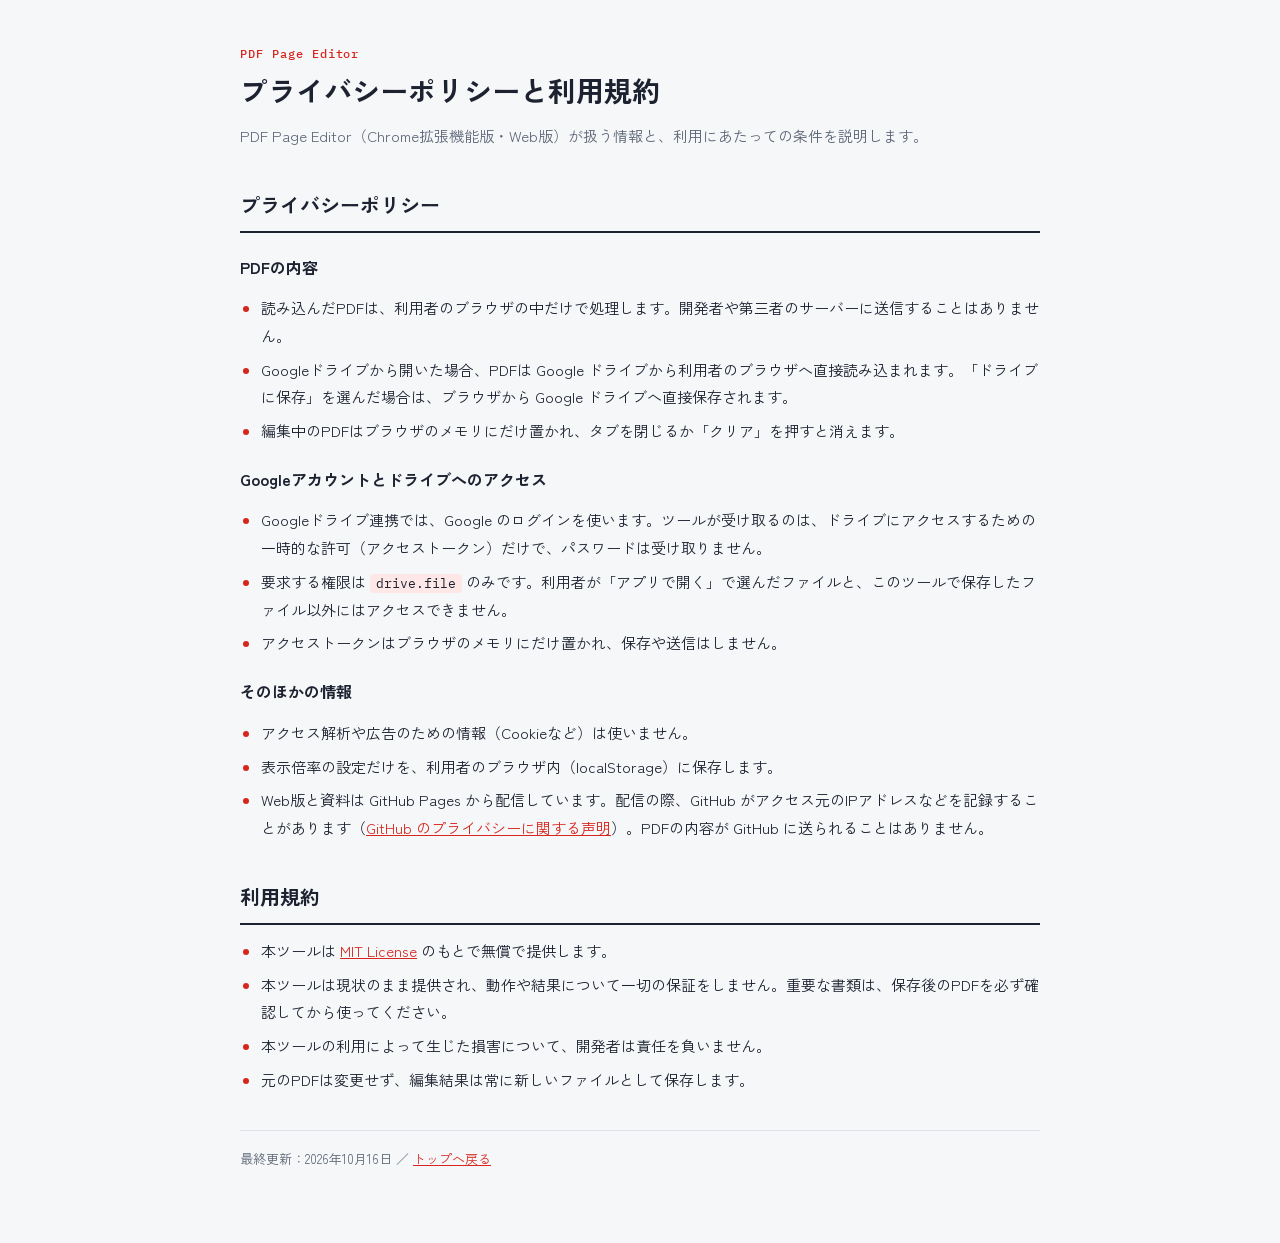
<file: docs/privacy.html>
<!doctype html>
<html lang="ja">
<head>
<meta charset="utf-8">
<meta name="viewport" content="width=device-width, initial-scale=1, viewport-fit=cover">
<title>プライバシーポリシーと利用規約</title>
<link rel="icon" href="icon.png?v=red">
<link rel="preconnect" href="https://fonts.googleapis.com">
<link rel="preconnect" href="https://fonts.gstatic.com" crossorigin>
<link rel="stylesheet" href="https://fonts.googleapis.com/css2?family=Zen+Kaku+Gothic+New:wght@400;500;700&family=IBM+Plex+Mono:wght@400;500&display=swap">
<link rel="stylesheet" href="doc.css">
</head>
<body>
<div class="wrap">
  <header>
    <div class="eyebrow">PDF Page Editor</div>
    <h1>プライバシーポリシーと利用規約</h1>
    <p class="lead">PDF Page Editor（Chrome拡張機能版・Web版）が扱う情報と、利用にあたっての条件を説明します。</p>
  </header>

  <section id="privacy">
    <h2>プライバシーポリシー</h2>
    <h3>PDFの内容</h3>
    <ul>
      <li>読み込んだPDFは、利用者のブラウザの中だけで処理します。開発者や第三者のサーバーに送信することはありません。</li>
      <li>Googleドライブから開いた場合、PDFは Google ドライブから利用者のブラウザへ直接読み込まれます。「ドライブに保存」を選んだ場合は、ブラウザから Google ドライブへ直接保存されます。</li>
      <li>編集中のPDFはブラウザのメモリにだけ置かれ、タブを閉じるか「クリア」を押すと消えます。</li>
    </ul>
    <h3>Googleアカウントとドライブへのアクセス</h3>
    <ul>
      <li>Googleドライブ連携では、Google のログインを使います。ツールが受け取るのは、ドライブにアクセスするための一時的な許可（アクセストークン）だけで、パスワードは受け取りません。</li>
      <li>要求する権限は <code>drive.file</code> のみです。利用者が「アプリで開く」で選んだファイルと、このツールで保存したファイル以外にはアクセスできません。</li>
      <li>アクセストークンはブラウザのメモリにだけ置かれ、保存や送信はしません。</li>
    </ul>
    <h3>そのほかの情報</h3>
    <ul>
      <li>アクセス解析や広告のための情報（Cookieなど）は使いません。</li>
      <li>表示倍率の設定だけを、利用者のブラウザ内（localStorage）に保存します。</li>
      <li>Web版と資料は GitHub Pages から配信しています。配信の際、GitHub がアクセス元のIPアドレスなどを記録することがあります（<a href="https://docs.github.com/ja/site-policy/privacy-policies/github-general-privacy-statement">GitHub のプライバシーに関する声明</a>）。PDFの内容が GitHub に送られることはありません。</li>
    </ul>
  </section>

  <section id="terms">
    <h2>利用規約</h2>
    <ul>
      <li>本ツールは <a href="https://github.com/Gaccho-code/pdf-editor/blob/main/LICENSE">MIT License</a> のもとで無償で提供します。</li>
      <li>本ツールは現状のまま提供され、動作や結果について一切の保証をしません。重要な書類は、保存後のPDFを必ず確認してから使ってください。</li>
      <li>本ツールの利用によって生じた損害について、開発者は責任を負いません。</li>
      <li>元のPDFは変更せず、編集結果は常に新しいファイルとして保存します。</li>
    </ul>
  </section>

  <footer>最終更新：2026年10月16日 ／ <a href="./">トップへ戻る</a></footer>
</div>
</body>
</html>
</file>
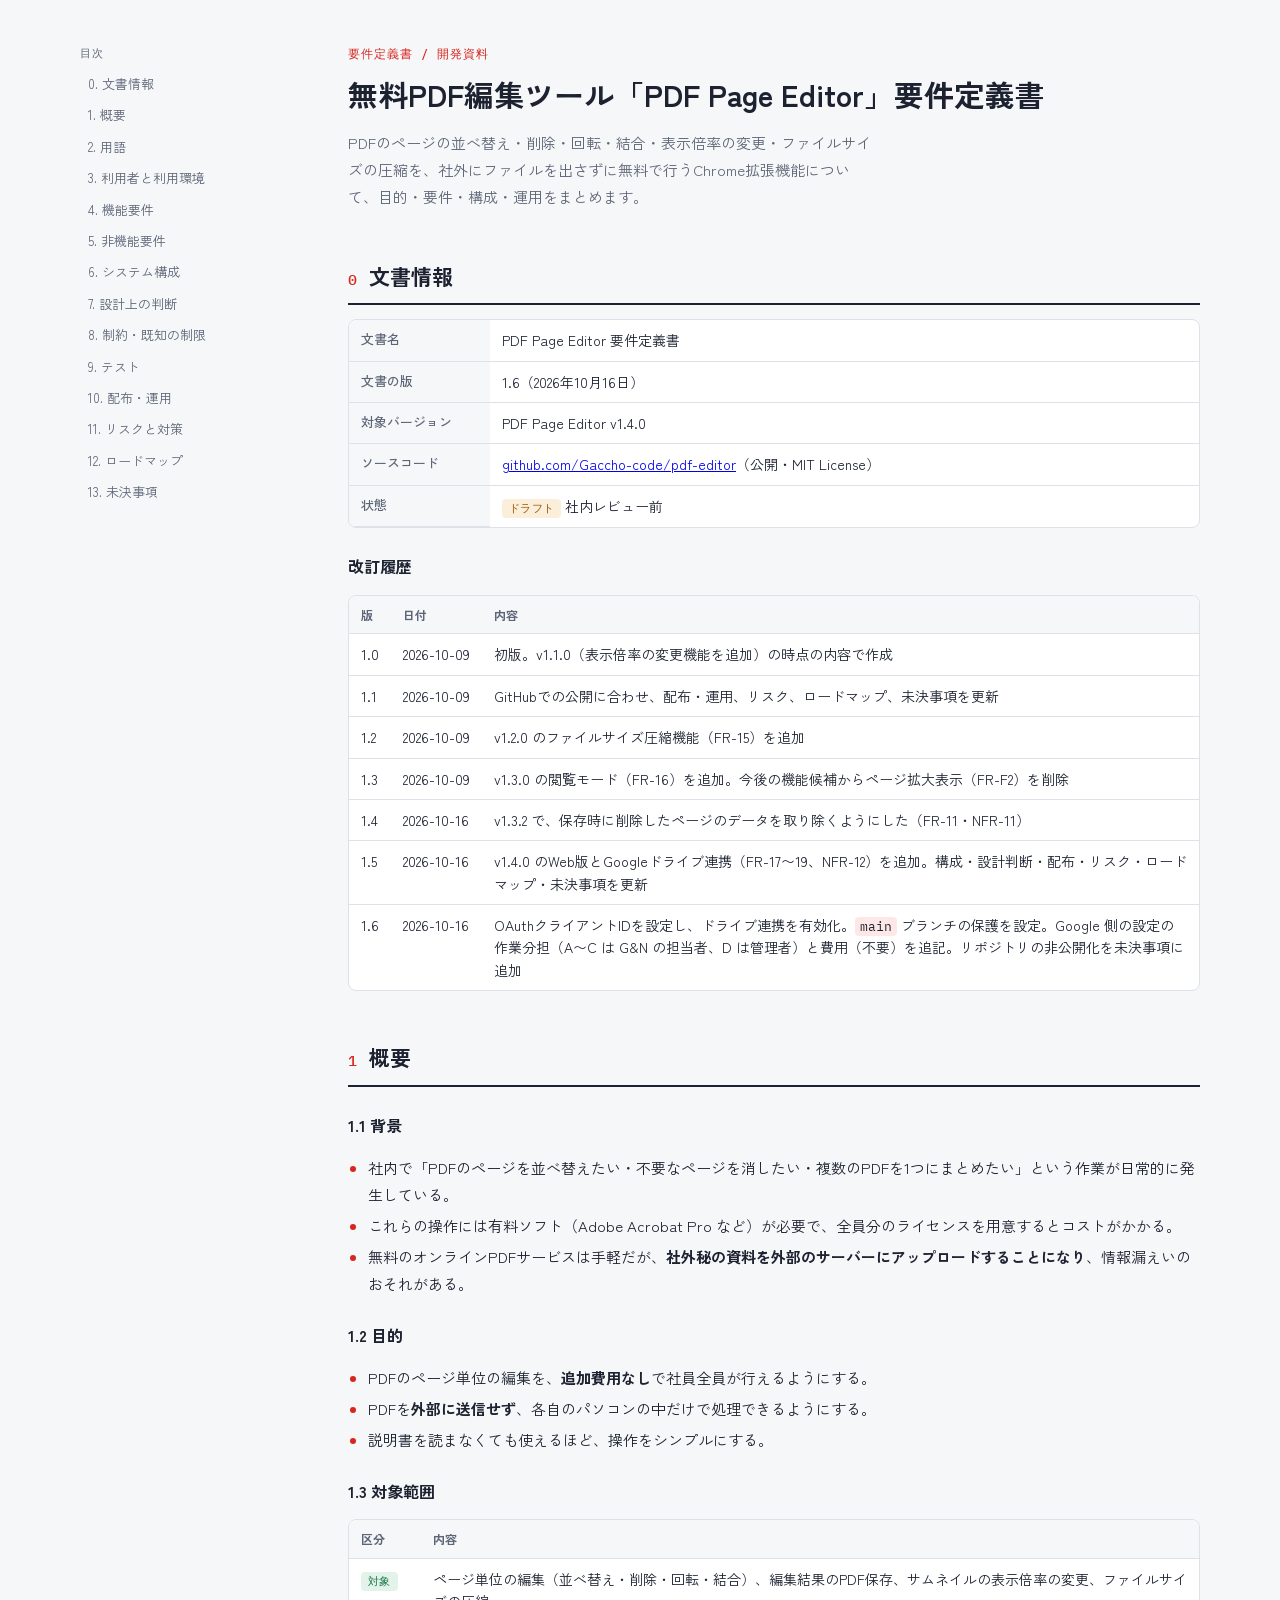
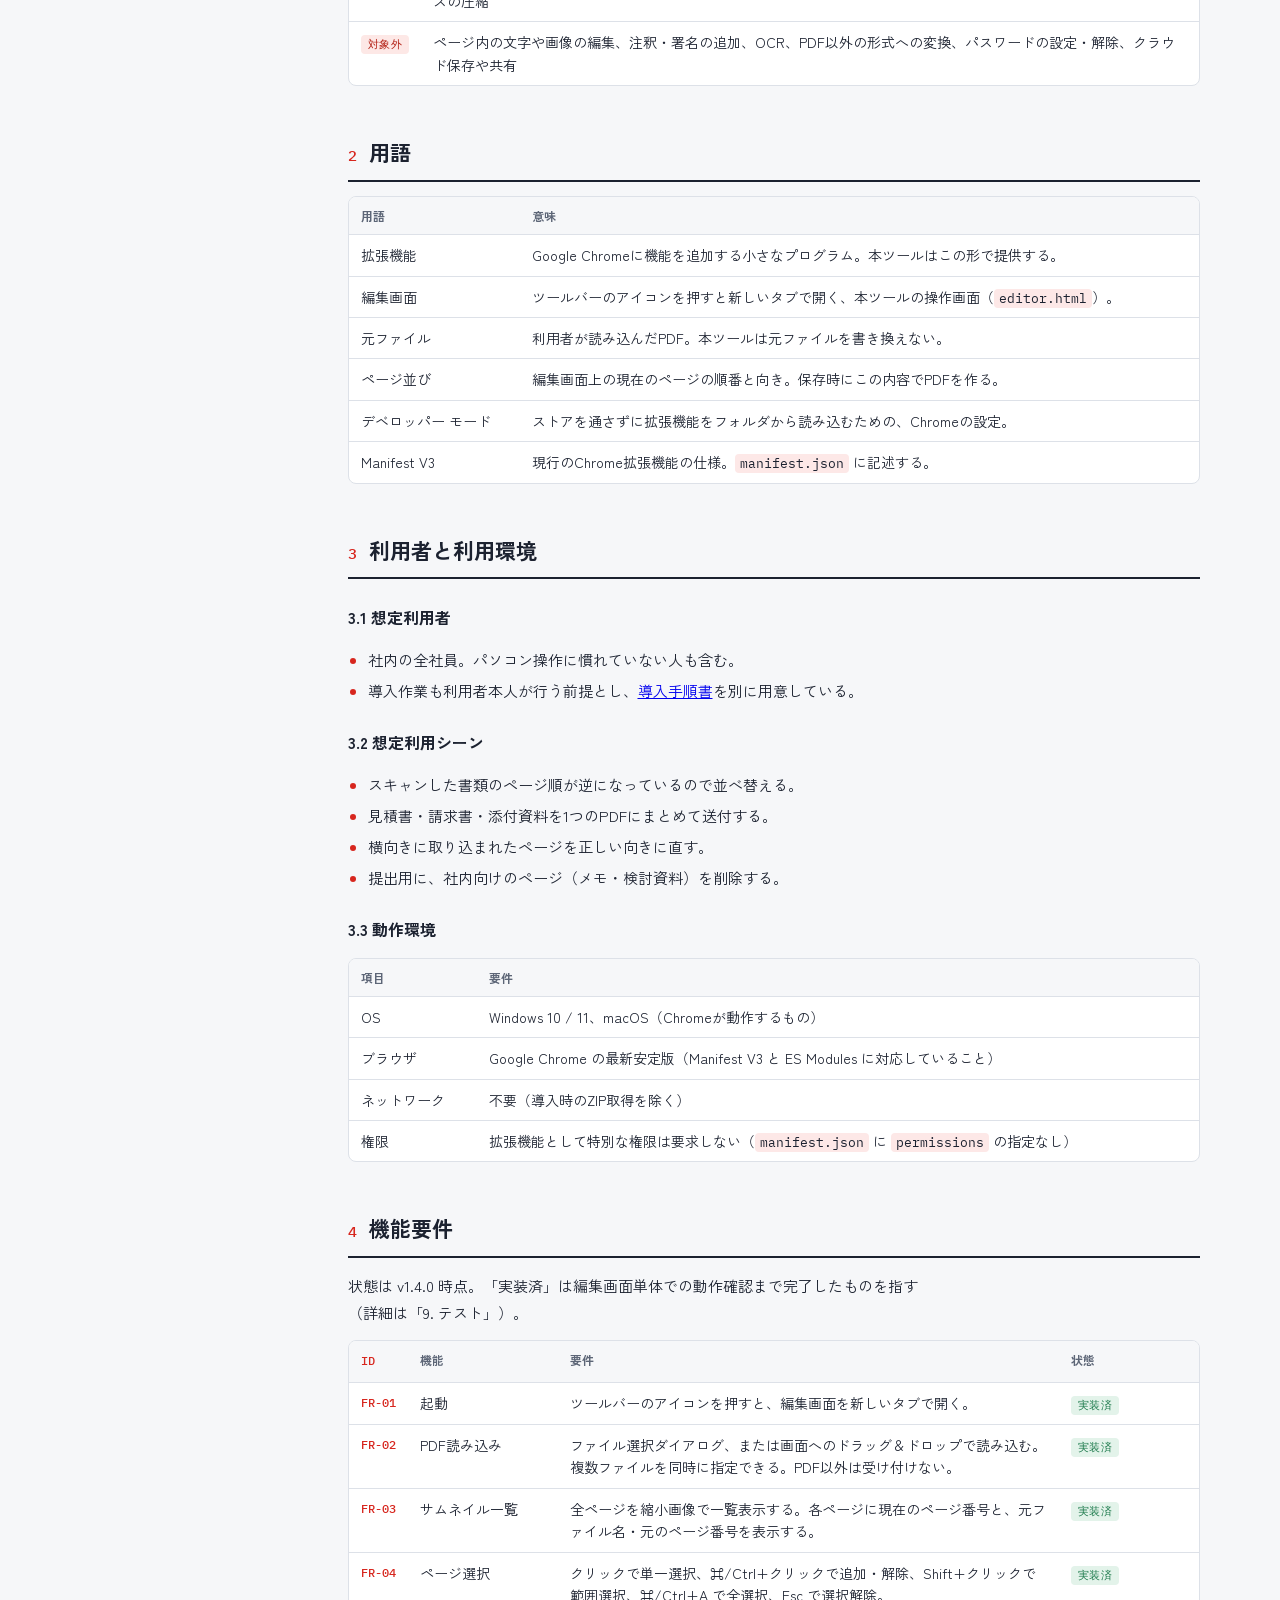
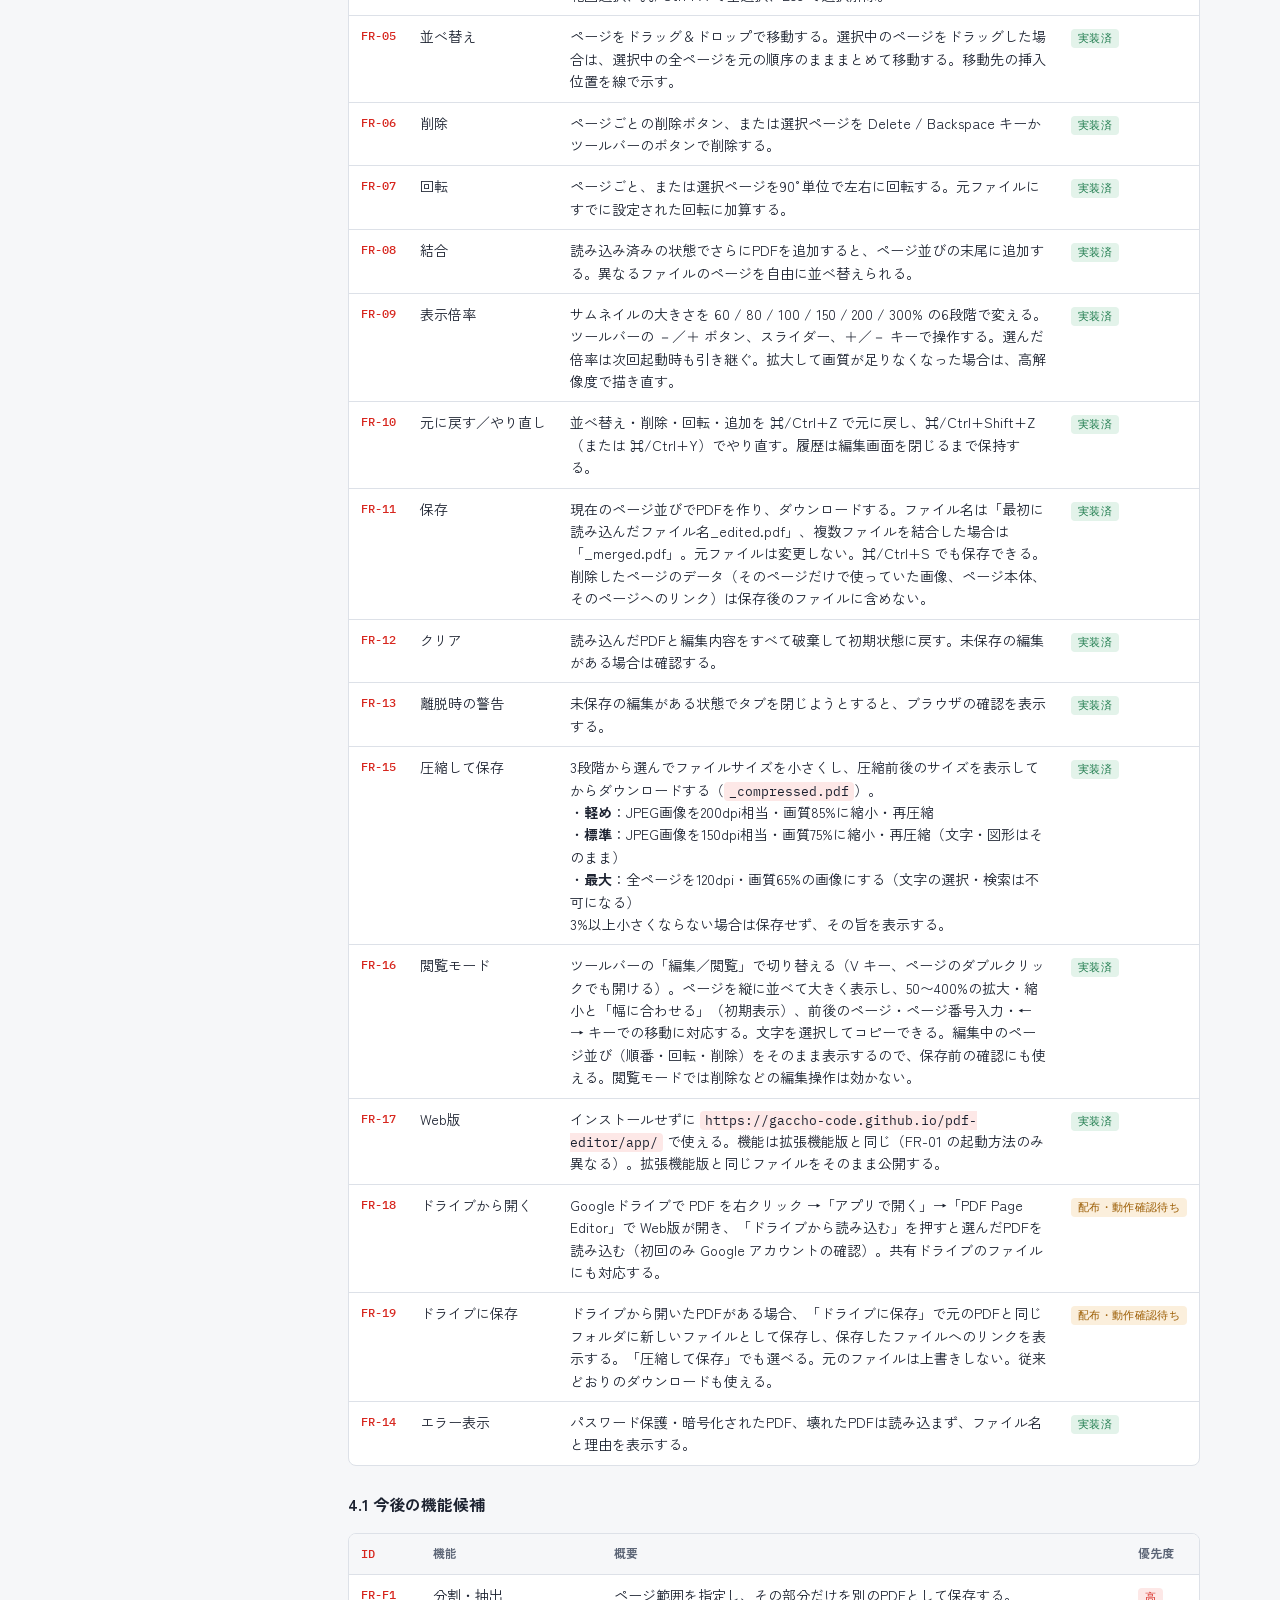
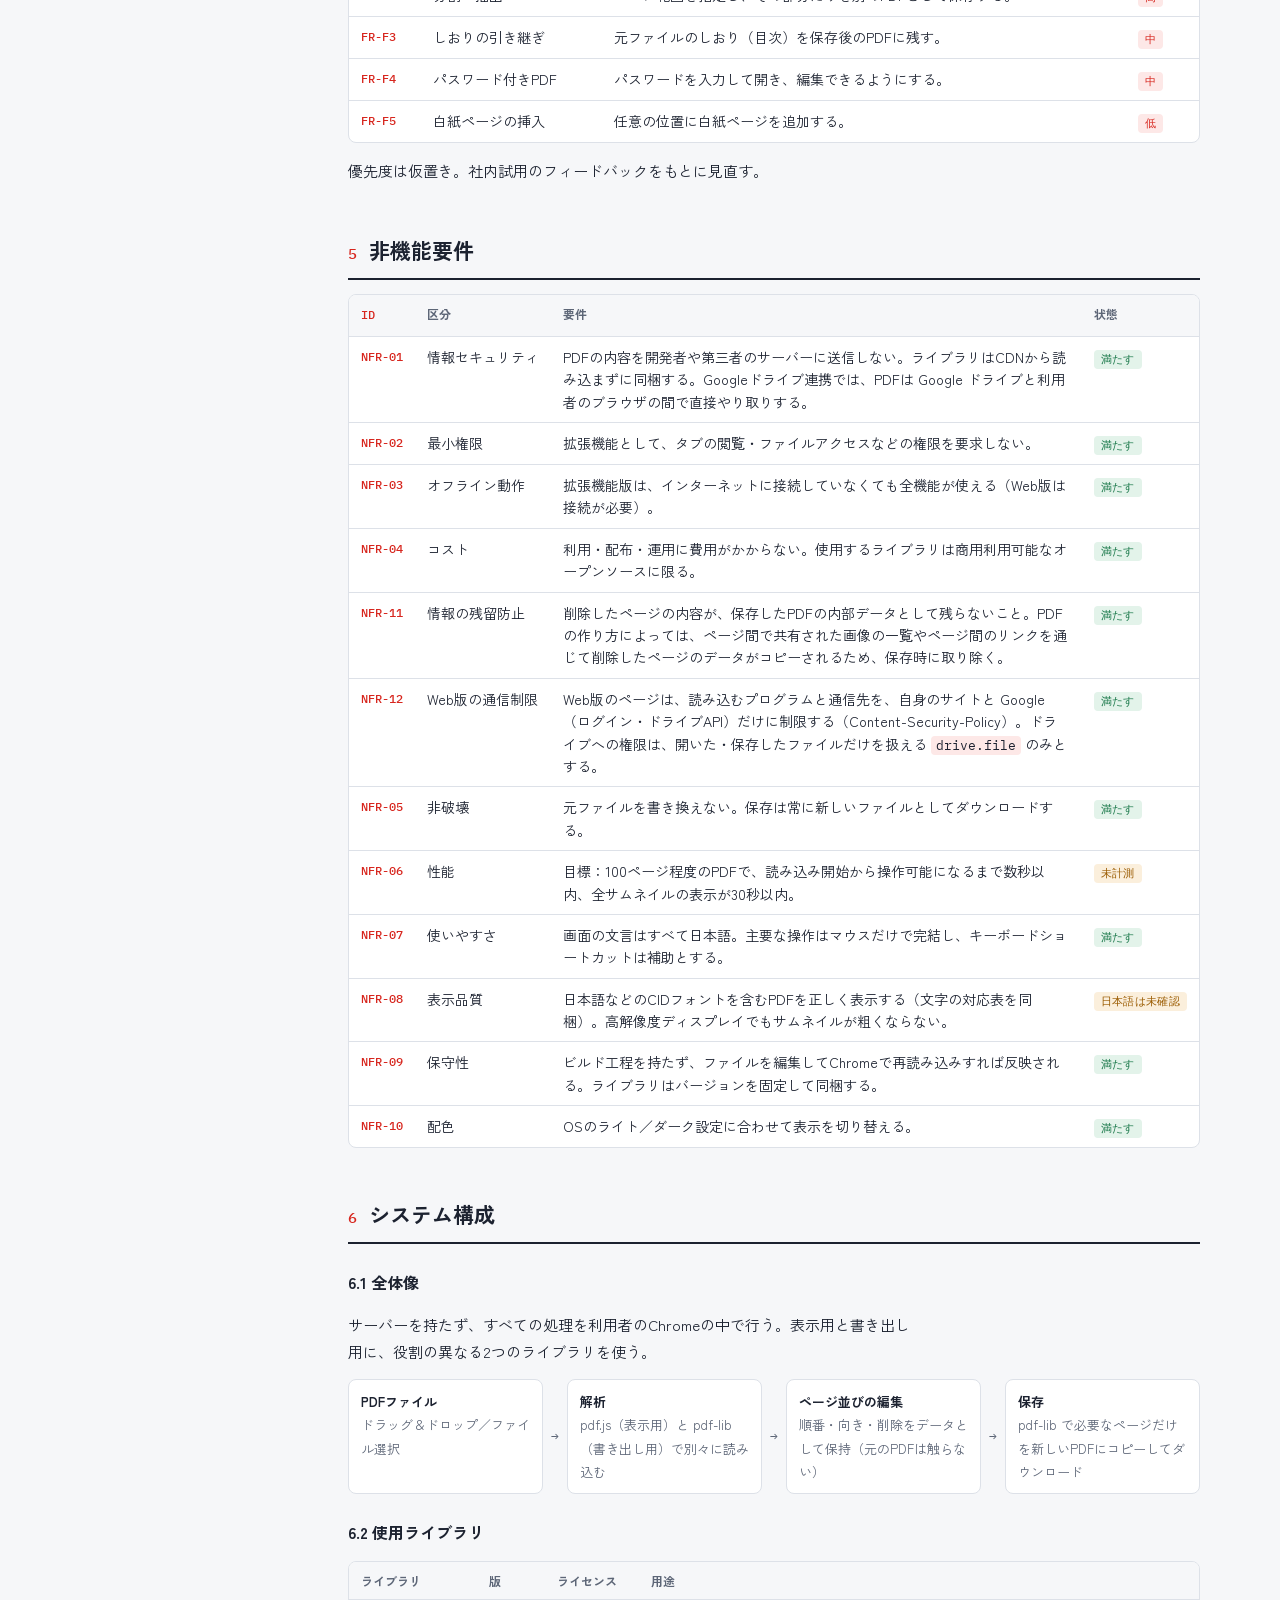
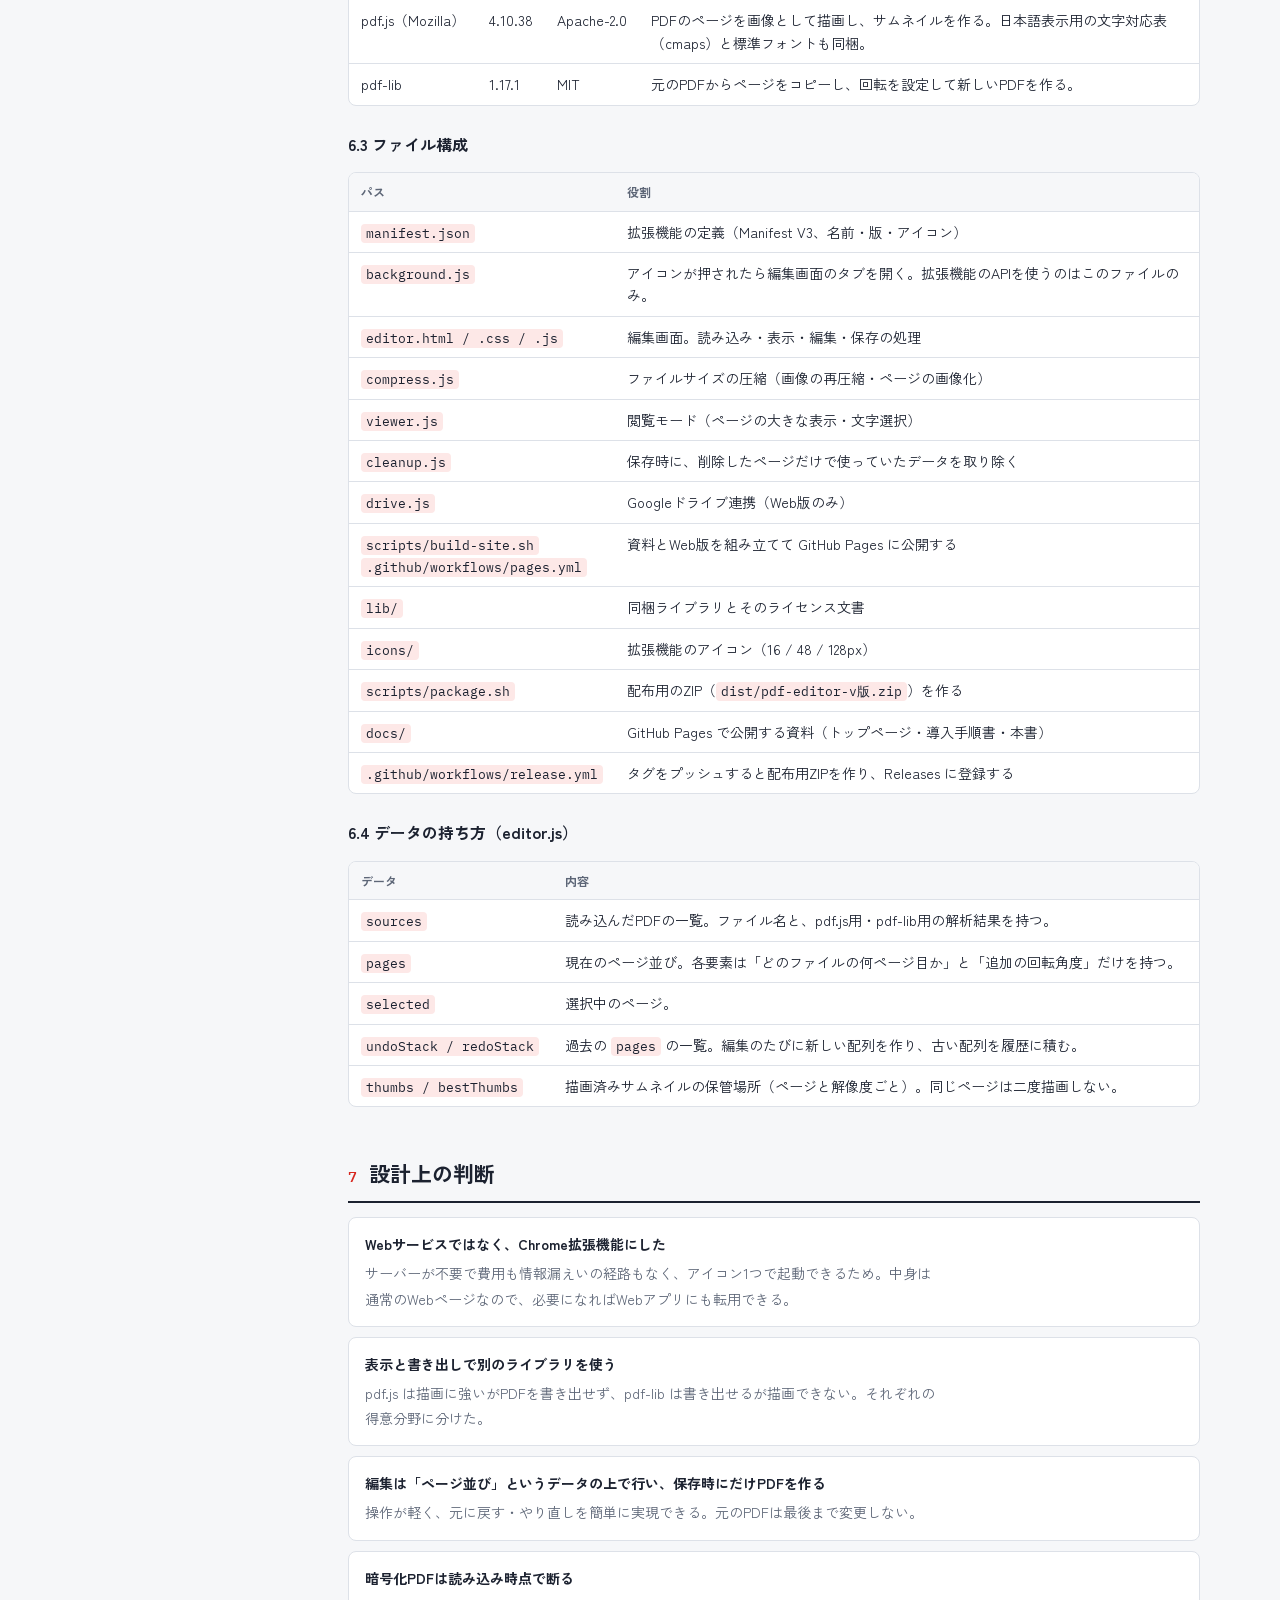
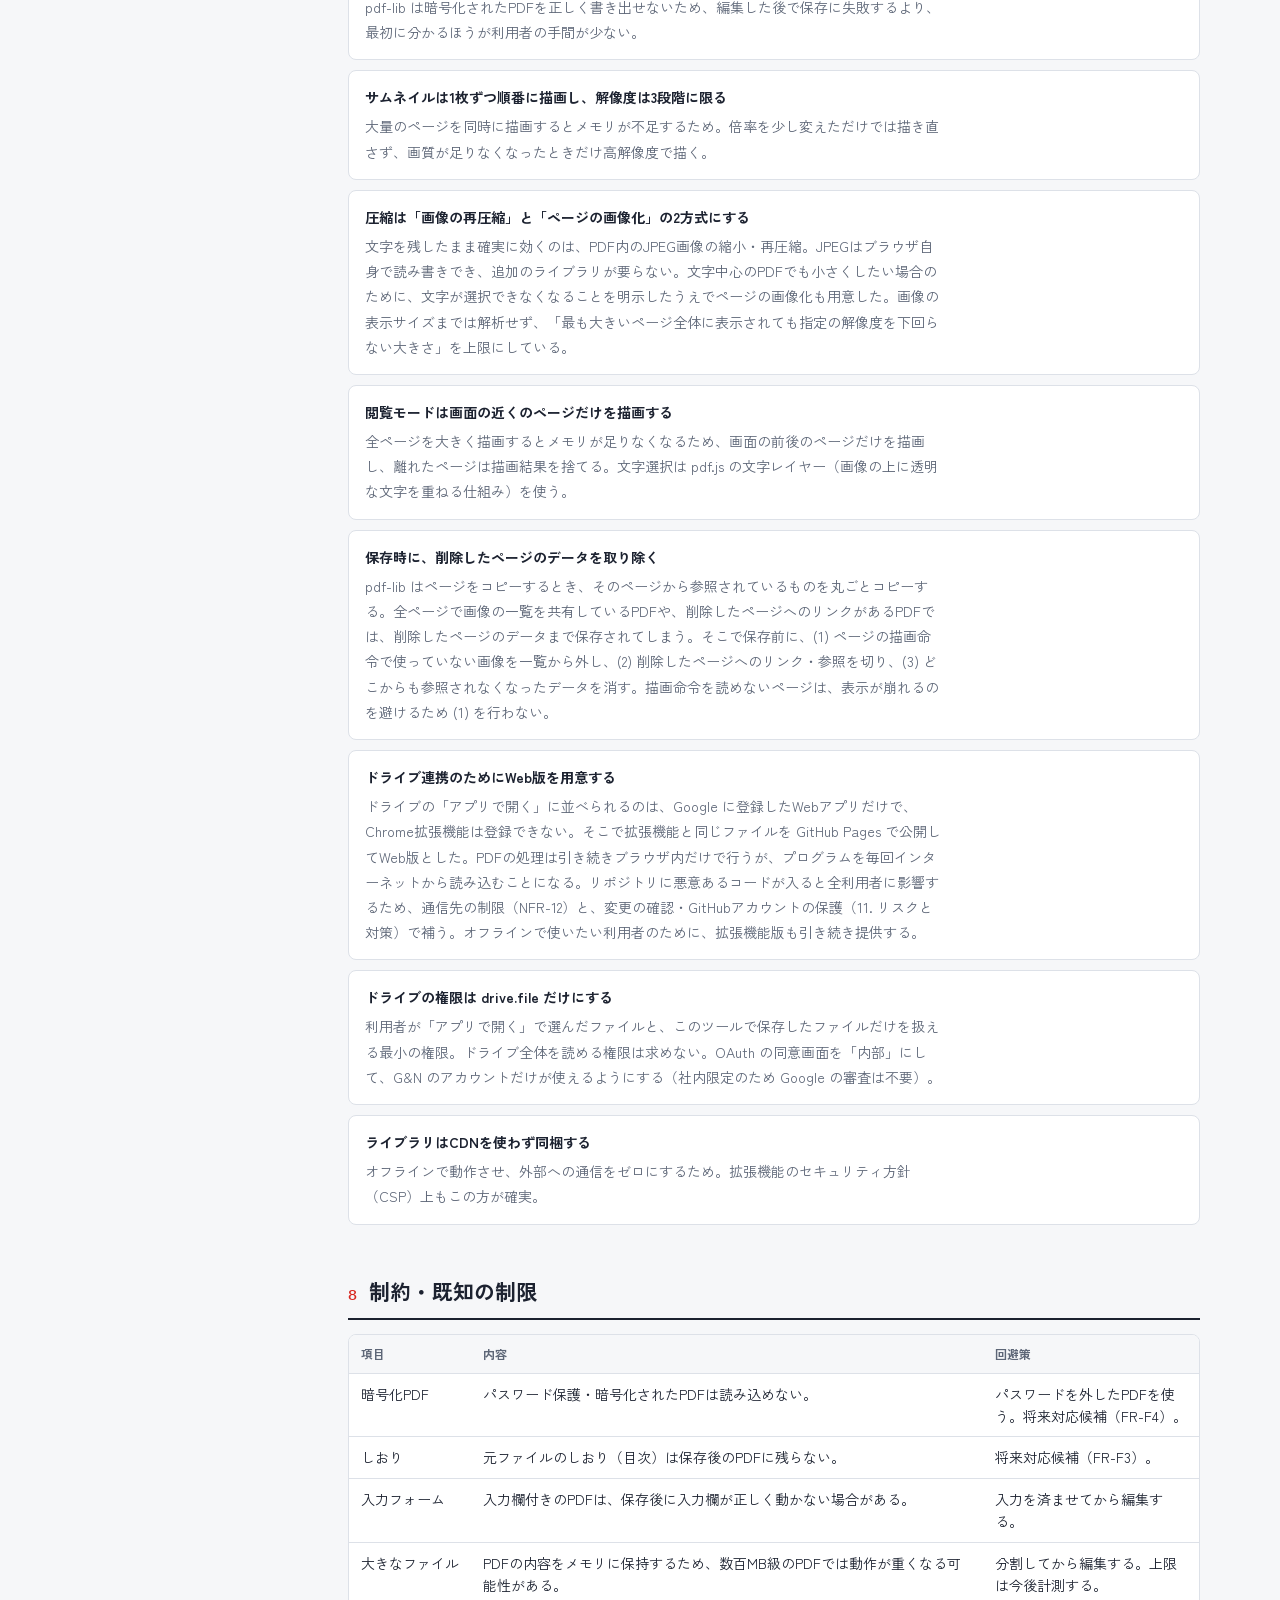
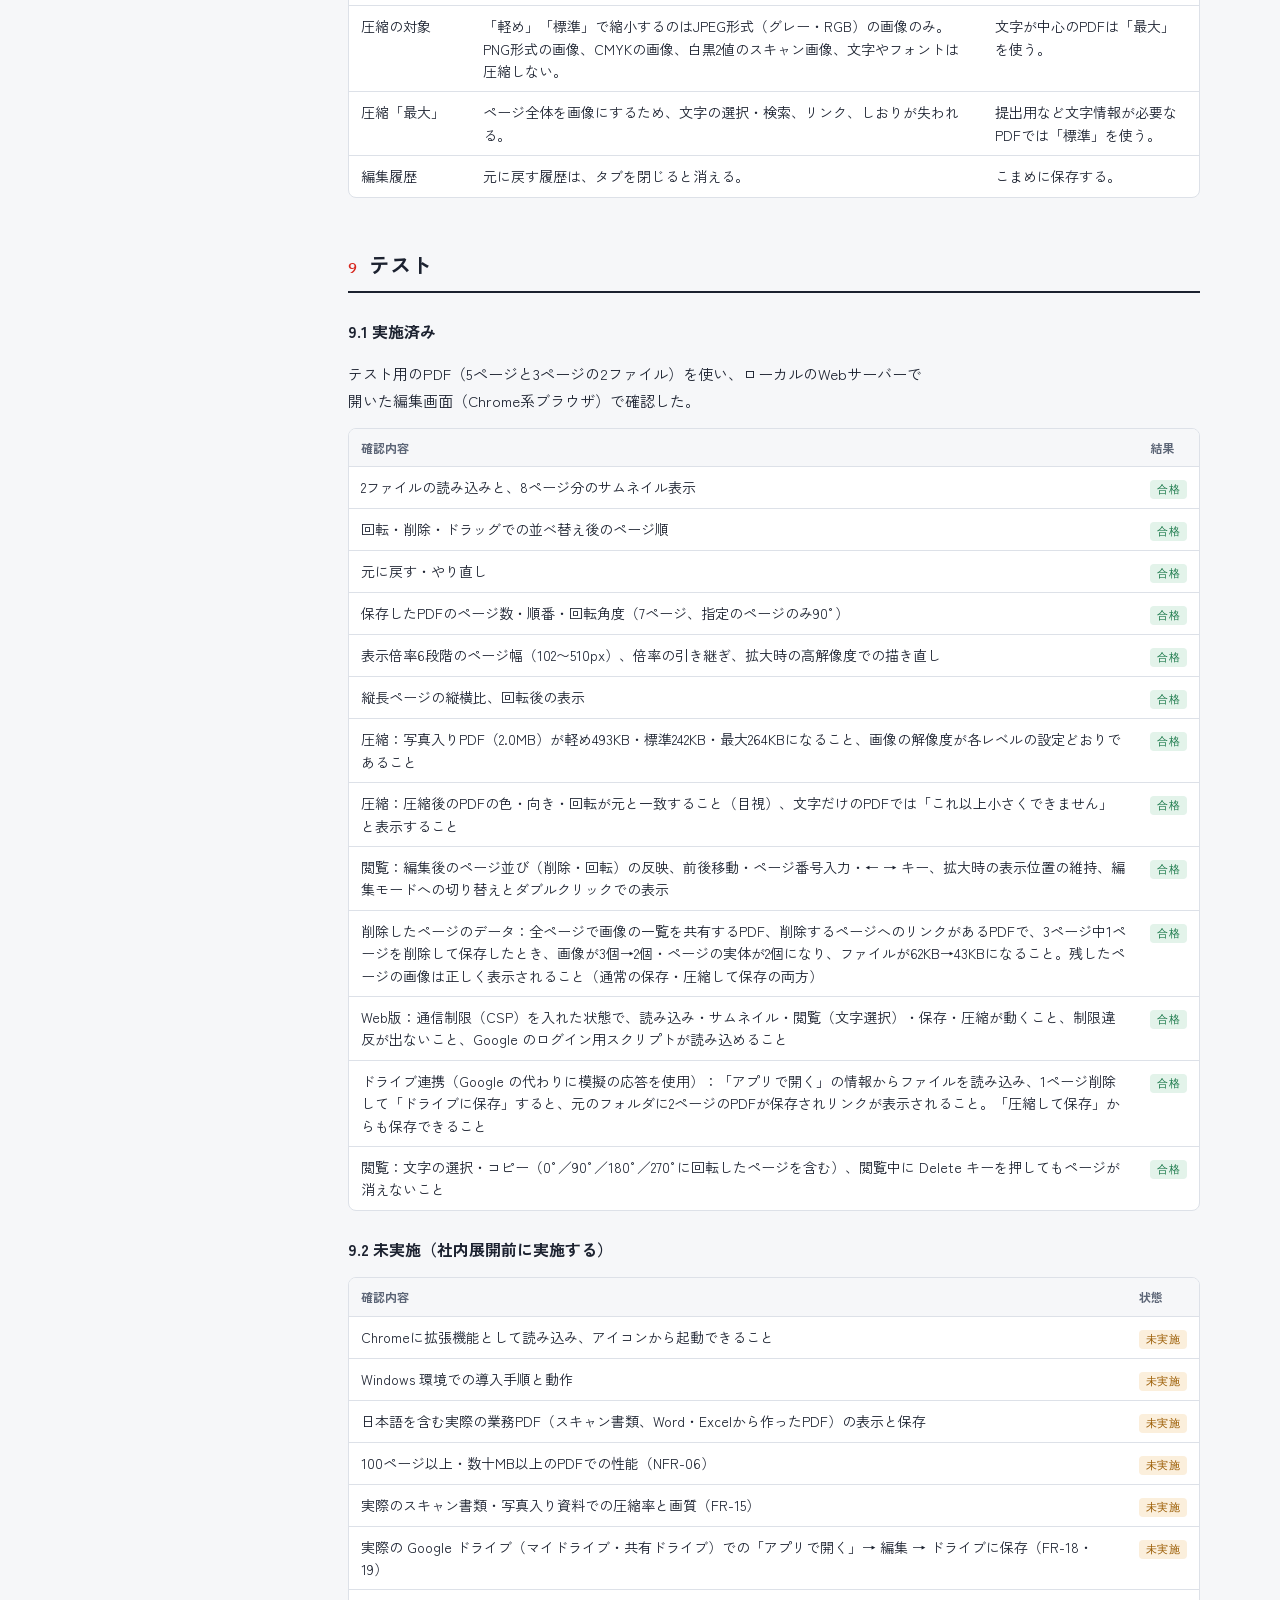
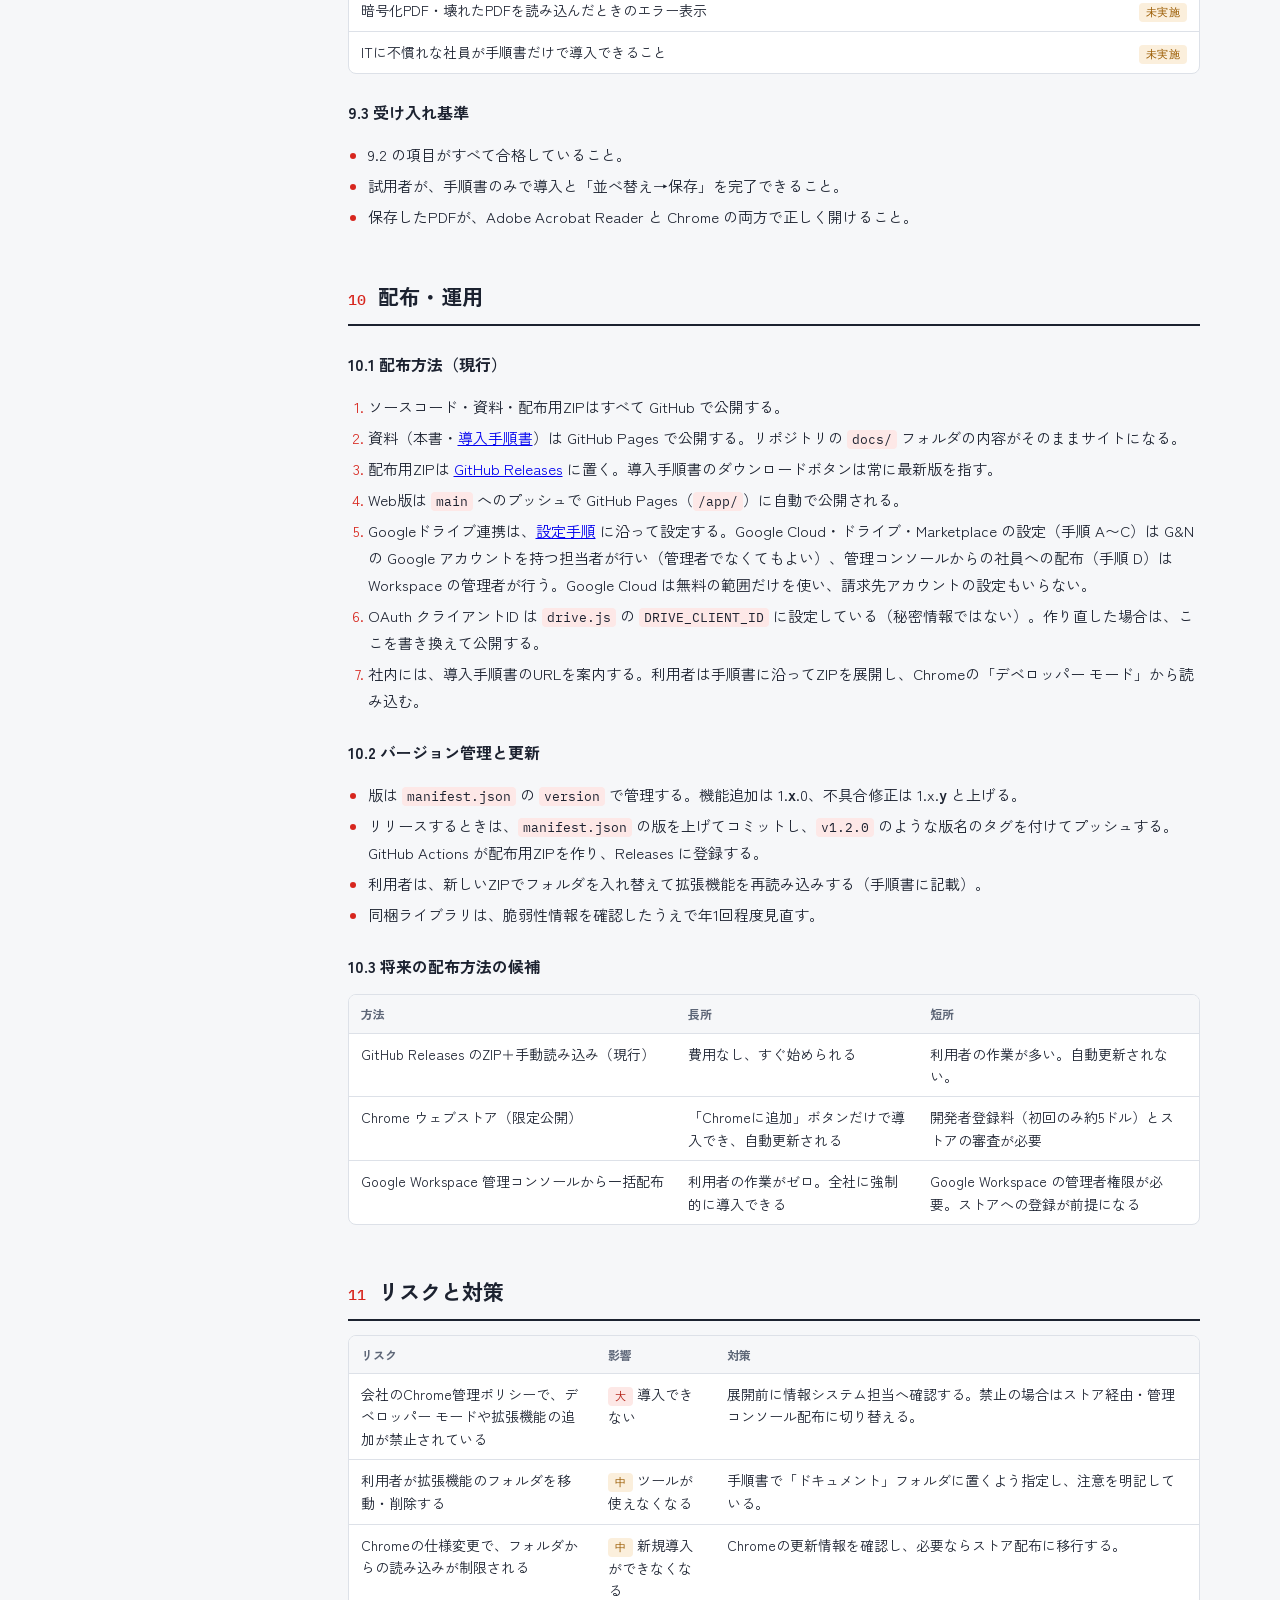
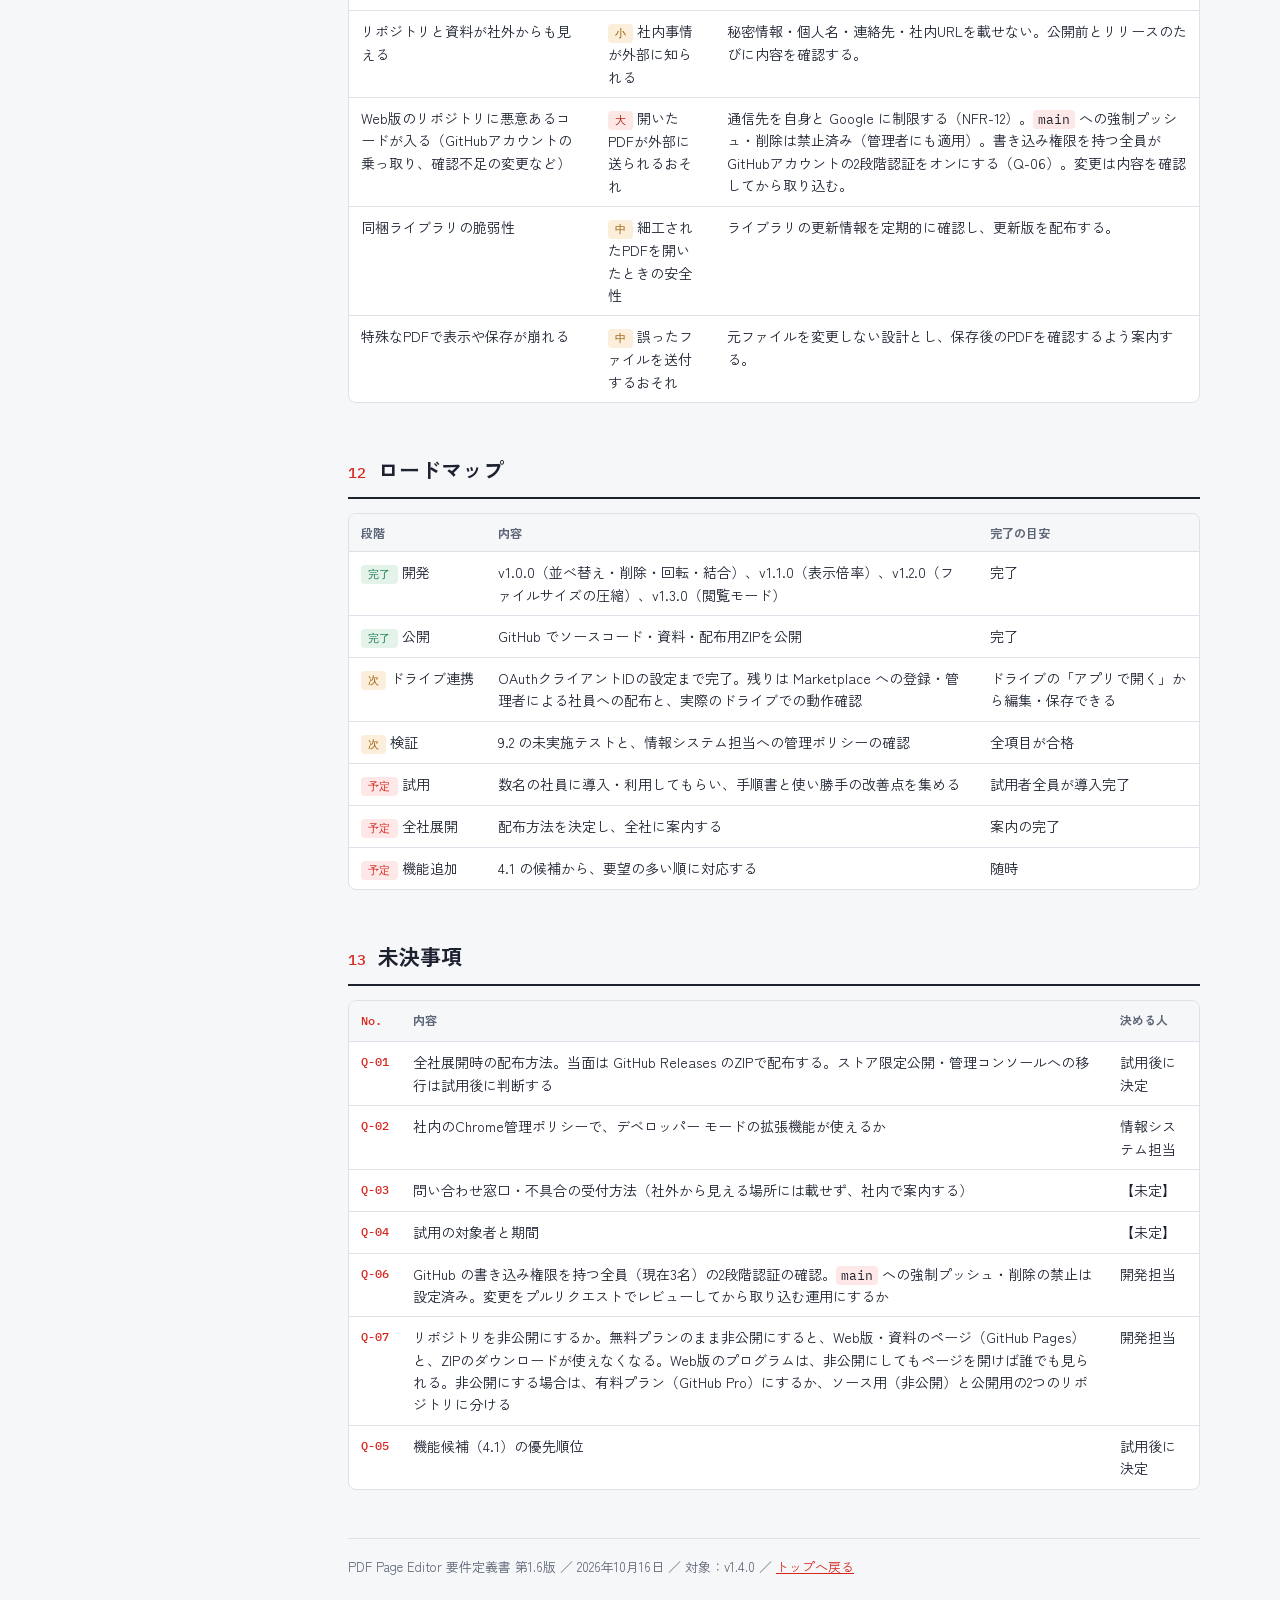
<file: docs/requirements.html>
<!doctype html>
<html lang="ja">
<head>
<meta charset="utf-8">
<meta name="viewport" content="width=device-width, initial-scale=1, viewport-fit=cover">
<link rel="icon" href="icon.png?v=red">
<title>PDF Page Editor 要件定義書</title>
<link rel="preconnect" href="https://fonts.googleapis.com">
<link rel="preconnect" href="https://fonts.gstatic.com" crossorigin>
<link rel="stylesheet" href="https://fonts.googleapis.com/css2?family=Zen+Kaku+Gothic+New:wght@400;500;700&family=IBM+Plex+Mono:wght@400;500&display=swap">
<style>
/* Layout: 社内の仕様書。左に目次(広い画面のみ固定)、右に本文。表はそれぞれ横スクロール可能な枠に入れる */
:root {
  --bg: #f6f7f9;
  --surface: #ffffff;
  --fg: #1c2230;
  --muted: #5d6677;
  --line: #dde1e8;
  --accent: #d7261e;
  --accent-weak: #fde8e7;
  --ok: #1d7a4c;
  --ok-weak: #e3f3ea;
  --todo: #9a5b00;
  --todo-weak: #fbefdc;
  --risk: #b42318;
  --risk-weak: #fde8e6;
  --font-body: "Zen Kaku Gothic New", "Hiragino Sans", "Yu Gothic UI", "Meiryo", sans-serif;
  --font-mono: "IBM Plex Mono", ui-monospace, "SFMono-Regular", Menlo, monospace;
}
@media (prefers-color-scheme: dark) {
  :root:not([data-theme="light"]) {
    --bg: #14171d; --surface: #1c2029; --fg: #e5e8ee; --muted: #9aa3b3; --line: #2f3542;
    --accent: #e3433b; --accent-weak: #4a2421; --ok: #5fcf95; --ok-weak: #173226; --todo: #f0b35a; --todo-weak: #3a2b14;
    --risk: #ff8a7a; --risk-weak: #3d1d1a;
    color-scheme: dark;
  }
}
:root[data-theme="dark"] {
  --bg: #14171d; --surface: #1c2029; --fg: #e5e8ee; --muted: #9aa3b3; --line: #2f3542;
  --accent: #e3433b; --accent-weak: #4a2421; --ok: #5fcf95; --ok-weak: #173226; --todo: #f0b35a; --todo-weak: #3a2b14;
  --risk: #ff8a7a; --risk-weak: #3d1d1a;
  color-scheme: dark;
}

body { background: var(--bg); color: var(--fg); font: 15px/1.8 var(--font-body); padding-inline: 16px; }
.layout { max-width: 1120px; margin: 0 auto; padding-block: 40px 80px; display: grid; grid-template-columns: 220px minmax(0, 1fr); gap: 48px; align-items: start; }
@media (max-width: 900px) { .layout { grid-template-columns: minmax(0, 1fr); gap: 24px; padding-block: 24px 56px; } }

nav.toc { position: sticky; top: calc(env(safe-area-inset-top, 0px) + 24px); font-size: 13px; }
nav.toc .toc-title { font: 500 11px/1 var(--font-mono); letter-spacing: .08em; color: var(--muted); margin-bottom: 10px; }
nav.toc ol { list-style: none; margin: 0; padding: 0; display: grid; gap: 2px; }
nav.toc a { display: block; color: var(--muted); text-decoration: none; padding: 3px 8px; border-radius: 4px; }
nav.toc a:hover, nav.toc a:focus-visible { color: var(--accent); background: var(--accent-weak); outline: none; }
@media (max-width: 900px) {
  nav.toc { position: static; background: var(--surface); border: 1px solid var(--line); border-radius: 10px; padding: 14px 16px; }
  nav.toc ol { grid-template-columns: repeat(auto-fill, minmax(150px, 1fr)); }
}

main { display: grid; gap: 48px; min-width: 0; }
.doc-head { display: grid; gap: 14px; }
.eyebrow { font: 500 12px/1 var(--font-mono); letter-spacing: .08em; color: var(--accent); }
h1 { font-size: 30px; line-height: 1.35; margin: 0; text-wrap: balance; }
.lead { margin: 0; color: var(--muted); max-width: 66ch; }

section { display: grid; gap: 14px; scroll-margin-top: 16px; }
h2 { font-size: 21px; margin: 0; padding-bottom: 8px; border-bottom: 2px solid var(--fg); display: flex; gap: 12px; align-items: baseline; }
h2 .no { font: 500 15px var(--font-mono); color: var(--accent); }
h3 { font-size: 16px; margin: 10px 0 0; }
p { margin: 0; max-width: 72ch; }
ul, ol { margin: 0; padding-left: 1.3em; display: grid; gap: 4px; }
li::marker { color: var(--accent); }
code { font: 13px var(--font-mono); background: var(--accent-weak); padding: 1px 5px; border-radius: 4px; overflow-wrap: anywhere; }
strong { font-weight: 700; }

.tbl { overflow-x: auto; border: 1px solid var(--line); border-radius: 8px; background: var(--surface); }
table { border-collapse: collapse; width: 100%; font-size: 14px; line-height: 1.6; }
th, td { text-align: left; vertical-align: top; padding: 9px 12px; border-bottom: 1px solid var(--line); }
tr:last-child td { border-bottom: 0; }
thead th { font-size: 12px; font-weight: 700; color: var(--muted); background: var(--bg); white-space: nowrap; }
td.id, th.id { font: 500 12px/1.9 var(--font-mono); white-space: nowrap; color: var(--accent); }
td.nw { white-space: nowrap; }
.meta-tbl th { width: 9em; color: var(--muted); font-weight: 500; font-size: 13px; background: var(--bg); }

.chip { display: inline-block; font: 500 11px/1 var(--font-mono); padding: 4px 7px; border-radius: 4px; white-space: nowrap; letter-spacing: .03em; }
.chip.ok { color: var(--ok); background: var(--ok-weak); }
.chip.todo { color: var(--todo); background: var(--todo-weak); }
.chip.risk { color: var(--risk); background: var(--risk-weak); }
.chip.plan { color: var(--accent); background: var(--accent-weak); }

.callout { border-left: 3px solid var(--accent); background: var(--surface); padding: 12px 16px; border-radius: 0 8px 8px 0; font-size: 14px; }
.callout.warn { border-color: var(--todo); }

.flow { display: flex; flex-wrap: wrap; align-items: stretch; gap: 8px; font-size: 13px; }
.flow .box { flex: 1 1 150px; background: var(--surface); border: 1px solid var(--line); border-radius: 8px; padding: 10px 12px; min-width: 0; }
.flow .box b { display: block; font-size: 13px; }
.flow .box span { color: var(--muted); }
.flow .arrow { align-self: center; color: var(--muted); font-family: var(--font-mono); }
@media (max-width: 640px) { .flow .arrow { transform: rotate(90deg); width: 100%; text-align: center; } }

.decision { display: grid; gap: 4px; background: var(--surface); border: 1px solid var(--line); border-radius: 8px; padding: 14px 16px; }
.decision b { font-size: 14px; }
.decision p { font-size: 14px; color: var(--muted); }
.decisions { display: grid; gap: 10px; }

footer a { color: var(--accent); }
footer { color: var(--muted); font-size: 13px; border-top: 1px solid var(--line); padding-top: 16px; }
@media (max-width: 480px) { h1 { font-size: 24px; } h2 { font-size: 19px; } }
</style>
</head>
<body>

<div class="layout">
  <nav class="toc" aria-label="目次">
    <div class="toc-title">目次</div>
    <ol>
      <li><a href="#info">0. 文書情報</a></li>
      <li><a href="#overview">1. 概要</a></li>
      <li><a href="#terms">2. 用語</a></li>
      <li><a href="#users">3. 利用者と利用環境</a></li>
      <li><a href="#functional">4. 機能要件</a></li>
      <li><a href="#nonfunctional">5. 非機能要件</a></li>
      <li><a href="#architecture">6. システム構成</a></li>
      <li><a href="#decisions">7. 設計上の判断</a></li>
      <li><a href="#limits">8. 制約・既知の制限</a></li>
      <li><a href="#test">9. テスト</a></li>
      <li><a href="#ops">10. 配布・運用</a></li>
      <li><a href="#risks">11. リスクと対策</a></li>
      <li><a href="#roadmap">12. ロードマップ</a></li>
      <li><a href="#open">13. 未決事項</a></li>
    </ol>
  </nav>

  <main>
    <div class="doc-head">
      <div class="eyebrow">要件定義書 / 開発資料</div>
      <h1>無料PDF編集ツール「PDF Page Editor」要件定義書</h1>
      <p class="lead">PDFのページの並べ替え・削除・回転・結合・表示倍率の変更・ファイルサイズの圧縮を、社外にファイルを出さずに無料で行うChrome拡張機能について、目的・要件・構成・運用をまとめます。</p>
    </div>

    <section id="info">
      <h2><span class="no">0</span>文書情報</h2>
      <div class="tbl"><table class="meta-tbl">
        <tr><th>文書名</th><td>PDF Page Editor 要件定義書</td></tr>
        <tr><th>文書の版</th><td>1.6（2026年10月16日）</td></tr>
        <tr><th>対象バージョン</th><td>PDF Page Editor v1.4.0</td></tr>
        <tr><th>ソースコード</th><td><a href="https://github.com/Gaccho-code/pdf-editor">github.com/Gaccho-code/pdf-editor</a>（公開・MIT License）</td></tr>
        <tr><th>状態</th><td><span class="chip todo">ドラフト</span> 社内レビュー前</td></tr>
      </table></div>
      <h3>改訂履歴</h3>
      <div class="tbl"><table>
        <thead><tr><th>版</th><th>日付</th><th>内容</th></tr></thead>
        <tbody>
          <tr><td class="nw">1.0</td><td class="nw">2026-10-09</td><td>初版。v1.1.0（表示倍率の変更機能を追加）の時点の内容で作成</td></tr>
          <tr><td class="nw">1.1</td><td class="nw">2026-10-09</td><td>GitHubでの公開に合わせ、配布・運用、リスク、ロードマップ、未決事項を更新</td></tr>
          <tr><td class="nw">1.2</td><td class="nw">2026-10-09</td><td>v1.2.0 のファイルサイズ圧縮機能（FR-15）を追加</td></tr>
          <tr><td class="nw">1.3</td><td class="nw">2026-10-09</td><td>v1.3.0 の閲覧モード（FR-16）を追加。今後の機能候補からページ拡大表示（FR-F2）を削除</td></tr>
          <tr><td class="nw">1.4</td><td class="nw">2026-10-16</td><td>v1.3.2 で、保存時に削除したページのデータを取り除くようにした（FR-11・NFR-11）</td></tr>
          <tr><td class="nw">1.5</td><td class="nw">2026-10-16</td><td>v1.4.0 のWeb版とGoogleドライブ連携（FR-17〜19、NFR-12）を追加。構成・設計判断・配布・リスク・ロードマップ・未決事項を更新</td></tr>
          <tr><td class="nw">1.6</td><td class="nw">2026-10-16</td><td>OAuthクライアントIDを設定し、ドライブ連携を有効化。<code>main</code> ブランチの保護を設定。Google 側の設定の作業分担（A〜C は G&amp;N の担当者、D は管理者）と費用（不要）を追記。リポジトリの非公開化を未決事項に追加</td></tr>
        </tbody>
      </table></div>
    </section>

    <section id="overview">
      <h2><span class="no">1</span>概要</h2>
      <h3>1.1 背景</h3>
      <ul>
        <li>社内で「PDFのページを並べ替えたい・不要なページを消したい・複数のPDFを1つにまとめたい」という作業が日常的に発生している。</li>
        <li>これらの操作には有料ソフト（Adobe Acrobat Pro など）が必要で、全員分のライセンスを用意するとコストがかかる。</li>
        <li>無料のオンラインPDFサービスは手軽だが、<strong>社外秘の資料を外部のサーバーにアップロードすることになり</strong>、情報漏えいのおそれがある。</li>
      </ul>
      <h3>1.2 目的</h3>
      <ul>
        <li>PDFのページ単位の編集を、<strong>追加費用なし</strong>で社員全員が行えるようにする。</li>
        <li>PDFを<strong>外部に送信せず</strong>、各自のパソコンの中だけで処理できるようにする。</li>
        <li>説明書を読まなくても使えるほど、操作をシンプルにする。</li>
      </ul>
      <h3>1.3 対象範囲</h3>
      <div class="tbl"><table>
        <thead><tr><th>区分</th><th>内容</th></tr></thead>
        <tbody>
          <tr><td class="nw"><span class="chip ok">対象</span></td><td>ページ単位の編集（並べ替え・削除・回転・結合）、編集結果のPDF保存、サムネイルの表示倍率の変更、ファイルサイズの圧縮</td></tr>
          <tr><td class="nw"><span class="chip risk">対象外</span></td><td>ページ内の文字や画像の編集、注釈・署名の追加、OCR、PDF以外の形式への変換、パスワードの設定・解除、クラウド保存や共有</td></tr>
        </tbody>
      </table></div>
    </section>

    <section id="terms">
      <h2><span class="no">2</span>用語</h2>
      <div class="tbl"><table>
        <thead><tr><th>用語</th><th>意味</th></tr></thead>
        <tbody>
          <tr><td class="nw">拡張機能</td><td>Google Chromeに機能を追加する小さなプログラム。本ツールはこの形で提供する。</td></tr>
          <tr><td class="nw">編集画面</td><td>ツールバーのアイコンを押すと新しいタブで開く、本ツールの操作画面（<code>editor.html</code>）。</td></tr>
          <tr><td class="nw">元ファイル</td><td>利用者が読み込んだPDF。本ツールは元ファイルを書き換えない。</td></tr>
          <tr><td class="nw">ページ並び</td><td>編集画面上の現在のページの順番と向き。保存時にこの内容でPDFを作る。</td></tr>
          <tr><td class="nw">デベロッパー モード</td><td>ストアを通さずに拡張機能をフォルダから読み込むための、Chromeの設定。</td></tr>
          <tr><td class="nw">Manifest V3</td><td>現行のChrome拡張機能の仕様。<code>manifest.json</code> に記述する。</td></tr>
        </tbody>
      </table></div>
    </section>

    <section id="users">
      <h2><span class="no">3</span>利用者と利用環境</h2>
      <h3>3.1 想定利用者</h3>
      <ul>
        <li>社内の全社員。パソコン操作に慣れていない人も含む。</li>
        <li>導入作業も利用者本人が行う前提とし、<a href="install.html">導入手順書</a>を別に用意している。</li>
      </ul>
      <h3>3.2 想定利用シーン</h3>
      <ul>
        <li>スキャンした書類のページ順が逆になっているので並べ替える。</li>
        <li>見積書・請求書・添付資料を1つのPDFにまとめて送付する。</li>
        <li>横向きに取り込まれたページを正しい向きに直す。</li>
        <li>提出用に、社内向けのページ（メモ・検討資料）を削除する。</li>
      </ul>
      <h3>3.3 動作環境</h3>
      <div class="tbl"><table>
        <thead><tr><th>項目</th><th>要件</th></tr></thead>
        <tbody>
          <tr><td class="nw">OS</td><td>Windows 10 / 11、macOS（Chromeが動作するもの）</td></tr>
          <tr><td class="nw">ブラウザ</td><td>Google Chrome の最新安定版（Manifest V3 と ES Modules に対応していること）</td></tr>
          <tr><td class="nw">ネットワーク</td><td>不要（導入時のZIP取得を除く）</td></tr>
          <tr><td class="nw">権限</td><td>拡張機能として特別な権限は要求しない（<code>manifest.json</code> に <code>permissions</code> の指定なし）</td></tr>
        </tbody>
      </table></div>
    </section>

    <section id="functional">
      <h2><span class="no">4</span>機能要件</h2>
      <p>状態は v1.4.0 時点。「実装済」は編集画面単体での動作確認まで完了したものを指す（詳細は「9. テスト」）。</p>
      <div class="tbl"><table>
        <thead><tr><th class="id">ID</th><th>機能</th><th>要件</th><th>状態</th></tr></thead>
        <tbody>
          <tr><td class="id">FR-01</td><td class="nw">起動</td><td>ツールバーのアイコンを押すと、編集画面を新しいタブで開く。</td><td><span class="chip ok">実装済</span></td></tr>
          <tr><td class="id">FR-02</td><td class="nw">PDF読み込み</td><td>ファイル選択ダイアログ、または画面へのドラッグ＆ドロップで読み込む。複数ファイルを同時に指定できる。PDF以外は受け付けない。</td><td><span class="chip ok">実装済</span></td></tr>
          <tr><td class="id">FR-03</td><td class="nw">サムネイル一覧</td><td>全ページを縮小画像で一覧表示する。各ページに現在のページ番号と、元ファイル名・元のページ番号を表示する。</td><td><span class="chip ok">実装済</span></td></tr>
          <tr><td class="id">FR-04</td><td class="nw">ページ選択</td><td>クリックで単一選択、⌘/Ctrl+クリックで追加・解除、Shift+クリックで範囲選択、⌘/Ctrl+A で全選択、Esc で選択解除。</td><td><span class="chip ok">実装済</span></td></tr>
          <tr><td class="id">FR-05</td><td class="nw">並べ替え</td><td>ページをドラッグ＆ドロップで移動する。選択中のページをドラッグした場合は、選択中の全ページを元の順序のまままとめて移動する。移動先の挿入位置を線で示す。</td><td><span class="chip ok">実装済</span></td></tr>
          <tr><td class="id">FR-06</td><td class="nw">削除</td><td>ページごとの削除ボタン、または選択ページを Delete / Backspace キーかツールバーのボタンで削除する。</td><td><span class="chip ok">実装済</span></td></tr>
          <tr><td class="id">FR-07</td><td class="nw">回転</td><td>ページごと、または選択ページを90°単位で左右に回転する。元ファイルにすでに設定された回転に加算する。</td><td><span class="chip ok">実装済</span></td></tr>
          <tr><td class="id">FR-08</td><td class="nw">結合</td><td>読み込み済みの状態でさらにPDFを追加すると、ページ並びの末尾に追加する。異なるファイルのページを自由に並べ替えられる。</td><td><span class="chip ok">実装済</span></td></tr>
          <tr><td class="id">FR-09</td><td class="nw">表示倍率</td><td>サムネイルの大きさを 60 / 80 / 100 / 150 / 200 / 300% の6段階で変える。ツールバーの －／＋ ボタン、スライダー、＋／－ キーで操作する。選んだ倍率は次回起動時も引き継ぐ。拡大して画質が足りなくなった場合は、高解像度で描き直す。</td><td><span class="chip ok">実装済</span></td></tr>
          <tr><td class="id">FR-10</td><td class="nw">元に戻す／やり直し</td><td>並べ替え・削除・回転・追加を ⌘/Ctrl+Z で元に戻し、⌘/Ctrl+Shift+Z（または ⌘/Ctrl+Y）でやり直す。履歴は編集画面を閉じるまで保持する。</td><td><span class="chip ok">実装済</span></td></tr>
          <tr><td class="id">FR-11</td><td class="nw">保存</td><td>現在のページ並びでPDFを作り、ダウンロードする。ファイル名は「最初に読み込んだファイル名_edited.pdf」、複数ファイルを結合した場合は「_merged.pdf」。元ファイルは変更しない。⌘/Ctrl+S でも保存できる。削除したページのデータ（そのページだけで使っていた画像、ページ本体、そのページへのリンク）は保存後のファイルに含めない。</td><td><span class="chip ok">実装済</span></td></tr>
          <tr><td class="id">FR-12</td><td class="nw">クリア</td><td>読み込んだPDFと編集内容をすべて破棄して初期状態に戻す。未保存の編集がある場合は確認する。</td><td><span class="chip ok">実装済</span></td></tr>
          <tr><td class="id">FR-13</td><td class="nw">離脱時の警告</td><td>未保存の編集がある状態でタブを閉じようとすると、ブラウザの確認を表示する。</td><td><span class="chip ok">実装済</span></td></tr>
          <tr><td class="id">FR-15</td><td class="nw">圧縮して保存</td><td>3段階から選んでファイルサイズを小さくし、圧縮前後のサイズを表示してからダウンロードする（<code>_compressed.pdf</code>）。<br>・<b>軽め</b>：JPEG画像を200dpi相当・画質85%に縮小・再圧縮<br>・<b>標準</b>：JPEG画像を150dpi相当・画質75%に縮小・再圧縮（文字・図形はそのまま）<br>・<b>最大</b>：全ページを120dpi・画質65%の画像にする（文字の選択・検索は不可になる）<br>3%以上小さくならない場合は保存せず、その旨を表示する。</td><td><span class="chip ok">実装済</span></td></tr>
          <tr><td class="id">FR-16</td><td class="nw">閲覧モード</td><td>ツールバーの「編集／閲覧」で切り替える（V キー、ページのダブルクリックでも開ける）。ページを縦に並べて大きく表示し、50〜400%の拡大・縮小と「幅に合わせる」（初期表示）、前後のページ・ページ番号入力・← → キーでの移動に対応する。文字を選択してコピーできる。編集中のページ並び（順番・回転・削除）をそのまま表示するので、保存前の確認にも使える。閲覧モードでは削除などの編集操作は効かない。</td><td><span class="chip ok">実装済</span></td></tr>
          <tr><td class="id">FR-17</td><td class="nw">Web版</td><td>インストールせずに <code>https://gaccho-code.github.io/pdf-editor/app/</code> で使える。機能は拡張機能版と同じ（FR-01 の起動方法のみ異なる）。拡張機能版と同じファイルをそのまま公開する。</td><td><span class="chip ok">実装済</span></td></tr>
          <tr><td class="id">FR-18</td><td class="nw">ドライブから開く</td><td>Googleドライブで PDF を右クリック →「アプリで開く」→「PDF Page Editor」で Web版が開き、「ドライブから読み込む」を押すと選んだPDFを読み込む（初回のみ Google アカウントの確認）。共有ドライブのファイルにも対応する。</td><td><span class="chip todo">配布・動作確認待ち</span></td></tr>
          <tr><td class="id">FR-19</td><td class="nw">ドライブに保存</td><td>ドライブから開いたPDFがある場合、「ドライブに保存」で元のPDFと同じフォルダに新しいファイルとして保存し、保存したファイルへのリンクを表示する。「圧縮して保存」でも選べる。元のファイルは上書きしない。従来どおりのダウンロードも使える。</td><td><span class="chip todo">配布・動作確認待ち</span></td></tr>
          <tr><td class="id">FR-14</td><td class="nw">エラー表示</td><td>パスワード保護・暗号化されたPDF、壊れたPDFは読み込まず、ファイル名と理由を表示する。</td><td><span class="chip ok">実装済</span></td></tr>
        </tbody>
      </table></div>

      <h3>4.1 今後の機能候補</h3>
      <div class="tbl"><table>
        <thead><tr><th class="id">ID</th><th>機能</th><th>概要</th><th>優先度</th></tr></thead>
        <tbody>
          <tr><td class="id">FR-F1</td><td class="nw">分割・抽出</td><td>ページ範囲を指定し、その部分だけを別のPDFとして保存する。</td><td><span class="chip plan">高</span></td></tr>
          <tr><td class="id">FR-F3</td><td class="nw">しおりの引き継ぎ</td><td>元ファイルのしおり（目次）を保存後のPDFに残す。</td><td><span class="chip plan">中</span></td></tr>
          <tr><td class="id">FR-F4</td><td class="nw">パスワード付きPDF</td><td>パスワードを入力して開き、編集できるようにする。</td><td><span class="chip plan">中</span></td></tr>
          <tr><td class="id">FR-F5</td><td class="nw">白紙ページの挿入</td><td>任意の位置に白紙ページを追加する。</td><td><span class="chip plan">低</span></td></tr>
        </tbody>
      </table></div>
      <p>優先度は仮置き。社内試用のフィードバックをもとに見直す。</p>
    </section>

    <section id="nonfunctional">
      <h2><span class="no">5</span>非機能要件</h2>
      <div class="tbl"><table>
        <thead><tr><th class="id">ID</th><th>区分</th><th>要件</th><th>状態</th></tr></thead>
        <tbody>
          <tr><td class="id">NFR-01</td><td class="nw">情報セキュリティ</td><td>PDFの内容を開発者や第三者のサーバーに送信しない。ライブラリはCDNから読み込まずに同梱する。Googleドライブ連携では、PDFは Google ドライブと利用者のブラウザの間で直接やり取りする。</td><td><span class="chip ok">満たす</span></td></tr>
          <tr><td class="id">NFR-02</td><td class="nw">最小権限</td><td>拡張機能として、タブの閲覧・ファイルアクセスなどの権限を要求しない。</td><td><span class="chip ok">満たす</span></td></tr>
          <tr><td class="id">NFR-03</td><td class="nw">オフライン動作</td><td>拡張機能版は、インターネットに接続していなくても全機能が使える（Web版は接続が必要）。</td><td><span class="chip ok">満たす</span></td></tr>
          <tr><td class="id">NFR-04</td><td class="nw">コスト</td><td>利用・配布・運用に費用がかからない。使用するライブラリは商用利用可能なオープンソースに限る。</td><td><span class="chip ok">満たす</span></td></tr>
          <tr><td class="id">NFR-11</td><td class="nw">情報の残留防止</td><td>削除したページの内容が、保存したPDFの内部データとして残らないこと。PDFの作り方によっては、ページ間で共有された画像の一覧やページ間のリンクを通じて削除したページのデータがコピーされるため、保存時に取り除く。</td><td><span class="chip ok">満たす</span></td></tr>
          <tr><td class="id">NFR-12</td><td class="nw">Web版の通信制限</td><td>Web版のページは、読み込むプログラムと通信先を、自身のサイトと Google（ログイン・ドライブAPI）だけに制限する（Content-Security-Policy）。ドライブへの権限は、開いた・保存したファイルだけを扱える <code>drive.file</code> のみとする。</td><td><span class="chip ok">満たす</span></td></tr>
          <tr><td class="id">NFR-05</td><td class="nw">非破壊</td><td>元ファイルを書き換えない。保存は常に新しいファイルとしてダウンロードする。</td><td><span class="chip ok">満たす</span></td></tr>
          <tr><td class="id">NFR-06</td><td class="nw">性能</td><td>目標：100ページ程度のPDFで、読み込み開始から操作可能になるまで数秒以内、全サムネイルの表示が30秒以内。</td><td><span class="chip todo">未計測</span></td></tr>
          <tr><td class="id">NFR-07</td><td class="nw">使いやすさ</td><td>画面の文言はすべて日本語。主要な操作はマウスだけで完結し、キーボードショートカットは補助とする。</td><td><span class="chip ok">満たす</span></td></tr>
          <tr><td class="id">NFR-08</td><td class="nw">表示品質</td><td>日本語などのCIDフォントを含むPDFを正しく表示する（文字の対応表を同梱）。高解像度ディスプレイでもサムネイルが粗くならない。</td><td><span class="chip todo">日本語は未確認</span></td></tr>
          <tr><td class="id">NFR-09</td><td class="nw">保守性</td><td>ビルド工程を持たず、ファイルを編集してChromeで再読み込みすれば反映される。ライブラリはバージョンを固定して同梱する。</td><td><span class="chip ok">満たす</span></td></tr>
          <tr><td class="id">NFR-10</td><td class="nw">配色</td><td>OSのライト／ダーク設定に合わせて表示を切り替える。</td><td><span class="chip ok">満たす</span></td></tr>
        </tbody>
      </table></div>
    </section>

    <section id="architecture">
      <h2><span class="no">6</span>システム構成</h2>
      <h3>6.1 全体像</h3>
      <p>サーバーを持たず、すべての処理を利用者のChromeの中で行う。表示用と書き出し用に、役割の異なる2つのライブラリを使う。</p>
      <div class="flow" role="img" aria-label="処理の流れ：PDFファイルを読み込み、表示用と編集用に解析し、ページ並びを編集して、新しいPDFとして保存する">
        <div class="box"><b>PDFファイル</b><span>ドラッグ＆ドロップ／ファイル選択</span></div>
        <div class="arrow">→</div>
        <div class="box"><b>解析</b><span>pdf.js（表示用）と pdf-lib（書き出し用）で別々に読み込む</span></div>
        <div class="arrow">→</div>
        <div class="box"><b>ページ並びの編集</b><span>順番・向き・削除をデータとして保持（元のPDFは触らない）</span></div>
        <div class="arrow">→</div>
        <div class="box"><b>保存</b><span>pdf-lib で必要なページだけを新しいPDFにコピーしてダウンロード</span></div>
      </div>

      <h3>6.2 使用ライブラリ</h3>
      <div class="tbl"><table>
        <thead><tr><th>ライブラリ</th><th>版</th><th>ライセンス</th><th>用途</th></tr></thead>
        <tbody>
          <tr><td class="nw">pdf.js（Mozilla）</td><td class="nw">4.10.38</td><td class="nw">Apache-2.0</td><td>PDFのページを画像として描画し、サムネイルを作る。日本語表示用の文字対応表（cmaps）と標準フォントも同梱。</td></tr>
          <tr><td class="nw">pdf-lib</td><td class="nw">1.17.1</td><td class="nw">MIT</td><td>元のPDFからページをコピーし、回転を設定して新しいPDFを作る。</td></tr>
        </tbody>
      </table></div>

      <h3>6.3 ファイル構成</h3>
      <div class="tbl"><table>
        <thead><tr><th>パス</th><th>役割</th></tr></thead>
        <tbody>
          <tr><td class="nw"><code>manifest.json</code></td><td>拡張機能の定義（Manifest V3、名前・版・アイコン）</td></tr>
          <tr><td class="nw"><code>background.js</code></td><td>アイコンが押されたら編集画面のタブを開く。拡張機能のAPIを使うのはこのファイルのみ。</td></tr>
          <tr><td class="nw"><code>editor.html / .css / .js</code></td><td>編集画面。読み込み・表示・編集・保存の処理</td></tr>
          <tr><td class="nw"><code>compress.js</code></td><td>ファイルサイズの圧縮（画像の再圧縮・ページの画像化）</td></tr>
          <tr><td class="nw"><code>viewer.js</code></td><td>閲覧モード（ページの大きな表示・文字選択）</td></tr>
          <tr><td class="nw"><code>cleanup.js</code></td><td>保存時に、削除したページだけで使っていたデータを取り除く</td></tr>
          <tr><td class="nw"><code>drive.js</code></td><td>Googleドライブ連携（Web版のみ）</td></tr>
          <tr><td class="nw"><code>scripts/build-site.sh</code><br><code>.github/workflows/pages.yml</code></td><td>資料とWeb版を組み立てて GitHub Pages に公開する</td></tr>
          <tr><td class="nw"><code>lib/</code></td><td>同梱ライブラリとそのライセンス文書</td></tr>
          <tr><td class="nw"><code>icons/</code></td><td>拡張機能のアイコン（16 / 48 / 128px）</td></tr>
          <tr><td class="nw"><code>scripts/package.sh</code></td><td>配布用のZIP（<code>dist/pdf-editor-v版.zip</code>）を作る</td></tr>
          <tr><td class="nw"><code>docs/</code></td><td>GitHub Pages で公開する資料（トップページ・導入手順書・本書）</td></tr>
          <tr><td class="nw"><code>.github/workflows/release.yml</code></td><td>タグをプッシュすると配布用ZIPを作り、Releases に登録する</td></tr>
        </tbody>
      </table></div>

      <h3>6.4 データの持ち方（editor.js）</h3>
      <div class="tbl"><table>
        <thead><tr><th>データ</th><th>内容</th></tr></thead>
        <tbody>
          <tr><td class="nw"><code>sources</code></td><td>読み込んだPDFの一覧。ファイル名と、pdf.js用・pdf-lib用の解析結果を持つ。</td></tr>
          <tr><td class="nw"><code>pages</code></td><td>現在のページ並び。各要素は「どのファイルの何ページ目か」と「追加の回転角度」だけを持つ。</td></tr>
          <tr><td class="nw"><code>selected</code></td><td>選択中のページ。</td></tr>
          <tr><td class="nw"><code>undoStack / redoStack</code></td><td>過去の <code>pages</code> の一覧。編集のたびに新しい配列を作り、古い配列を履歴に積む。</td></tr>
          <tr><td class="nw"><code>thumbs / bestThumbs</code></td><td>描画済みサムネイルの保管場所（ページと解像度ごと）。同じページは二度描画しない。</td></tr>
        </tbody>
      </table></div>
    </section>

    <section id="decisions">
      <h2><span class="no">7</span>設計上の判断</h2>
      <div class="decisions">
        <div class="decision"><b>Webサービスではなく、Chrome拡張機能にした</b><p>サーバーが不要で費用も情報漏えいの経路もなく、アイコン1つで起動できるため。中身は通常のWebページなので、必要になればWebアプリにも転用できる。</p></div>
        <div class="decision"><b>表示と書き出しで別のライブラリを使う</b><p>pdf.js は描画に強いがPDFを書き出せず、pdf-lib は書き出せるが描画できない。それぞれの得意分野に分けた。</p></div>
        <div class="decision"><b>編集は「ページ並び」というデータの上で行い、保存時にだけPDFを作る</b><p>操作が軽く、元に戻す・やり直しを簡単に実現できる。元のPDFは最後まで変更しない。</p></div>
        <div class="decision"><b>暗号化PDFは読み込み時点で断る</b><p>pdf-lib は暗号化されたPDFを正しく書き出せないため、編集した後で保存に失敗するより、最初に分かるほうが利用者の手間が少ない。</p></div>
        <div class="decision"><b>サムネイルは1枚ずつ順番に描画し、解像度は3段階に限る</b><p>大量のページを同時に描画するとメモリが不足するため。倍率を少し変えただけでは描き直さず、画質が足りなくなったときだけ高解像度で描く。</p></div>
        <div class="decision"><b>圧縮は「画像の再圧縮」と「ページの画像化」の2方式にする</b><p>文字を残したまま確実に効くのは、PDF内のJPEG画像の縮小・再圧縮。JPEGはブラウザ自身で読み書きでき、追加のライブラリが要らない。文字中心のPDFでも小さくしたい場合のために、文字が選択できなくなることを明示したうえでページの画像化も用意した。画像の表示サイズまでは解析せず、「最も大きいページ全体に表示されても指定の解像度を下回らない大きさ」を上限にしている。</p></div>
        <div class="decision"><b>閲覧モードは画面の近くのページだけを描画する</b><p>全ページを大きく描画するとメモリが足りなくなるため、画面の前後のページだけを描画し、離れたページは描画結果を捨てる。文字選択は pdf.js の文字レイヤー（画像の上に透明な文字を重ねる仕組み）を使う。</p></div>
        <div class="decision"><b>保存時に、削除したページのデータを取り除く</b><p>pdf-lib はページをコピーするとき、そのページから参照されているものを丸ごとコピーする。全ページで画像の一覧を共有しているPDFや、削除したページへのリンクがあるPDFでは、削除したページのデータまで保存されてしまう。そこで保存前に、(1) ページの描画命令で使っていない画像を一覧から外し、(2) 削除したページへのリンク・参照を切り、(3) どこからも参照されなくなったデータを消す。描画命令を読めないページは、表示が崩れるのを避けるため (1) を行わない。</p></div>
        <div class="decision"><b>ドライブ連携のためにWeb版を用意する</b><p>ドライブの「アプリで開く」に並べられるのは、Google に登録したWebアプリだけで、Chrome拡張機能は登録できない。そこで拡張機能と同じファイルを GitHub Pages で公開してWeb版とした。PDFの処理は引き続きブラウザ内だけで行うが、プログラムを毎回インターネットから読み込むことになる。リポジトリに悪意あるコードが入ると全利用者に影響するため、通信先の制限（NFR-12）と、変更の確認・GitHubアカウントの保護（11. リスクと対策）で補う。オフラインで使いたい利用者のために、拡張機能版も引き続き提供する。</p></div>
        <div class="decision"><b>ドライブの権限は drive.file だけにする</b><p>利用者が「アプリで開く」で選んだファイルと、このツールで保存したファイルだけを扱える最小の権限。ドライブ全体を読める権限は求めない。OAuth の同意画面を「内部」にして、G&amp;N のアカウントだけが使えるようにする（社内限定のため Google の審査は不要）。</p></div>
        <div class="decision"><b>ライブラリはCDNを使わず同梱する</b><p>オフラインで動作させ、外部への通信をゼロにするため。拡張機能のセキュリティ方針（CSP）上もこの方が確実。</p></div>
      </div>
    </section>

    <section id="limits">
      <h2><span class="no">8</span>制約・既知の制限</h2>
      <div class="tbl"><table>
        <thead><tr><th>項目</th><th>内容</th><th>回避策</th></tr></thead>
        <tbody>
          <tr><td class="nw">暗号化PDF</td><td>パスワード保護・暗号化されたPDFは読み込めない。</td><td>パスワードを外したPDFを使う。将来対応候補（FR-F4）。</td></tr>
          <tr><td class="nw">しおり</td><td>元ファイルのしおり（目次）は保存後のPDFに残らない。</td><td>将来対応候補（FR-F3）。</td></tr>
          <tr><td class="nw">入力フォーム</td><td>入力欄付きのPDFは、保存後に入力欄が正しく動かない場合がある。</td><td>入力を済ませてから編集する。</td></tr>
          <tr><td class="nw">大きなファイル</td><td>PDFの内容をメモリに保持するため、数百MB級のPDFでは動作が重くなる可能性がある。</td><td>分割してから編集する。上限は今後計測する。</td></tr>
          <tr><td class="nw">圧縮の対象</td><td>「軽め」「標準」で縮小するのはJPEG形式（グレー・RGB）の画像のみ。PNG形式の画像、CMYKの画像、白黒2値のスキャン画像、文字やフォントは圧縮しない。</td><td>文字が中心のPDFは「最大」を使う。</td></tr>
          <tr><td class="nw">圧縮「最大」</td><td>ページ全体を画像にするため、文字の選択・検索、リンク、しおりが失われる。</td><td>提出用など文字情報が必要なPDFでは「標準」を使う。</td></tr>
          <tr><td class="nw">編集履歴</td><td>元に戻す履歴は、タブを閉じると消える。</td><td>こまめに保存する。</td></tr>
        </tbody>
      </table></div>
    </section>

    <section id="test">
      <h2><span class="no">9</span>テスト</h2>
      <h3>9.1 実施済み</h3>
      <p>テスト用のPDF（5ページと3ページの2ファイル）を使い、ローカルのWebサーバーで開いた編集画面（Chrome系ブラウザ）で確認した。</p>
      <div class="tbl"><table>
        <thead><tr><th>確認内容</th><th>結果</th></tr></thead>
        <tbody>
          <tr><td>2ファイルの読み込みと、8ページ分のサムネイル表示</td><td><span class="chip ok">合格</span></td></tr>
          <tr><td>回転・削除・ドラッグでの並べ替え後のページ順</td><td><span class="chip ok">合格</span></td></tr>
          <tr><td>元に戻す・やり直し</td><td><span class="chip ok">合格</span></td></tr>
          <tr><td>保存したPDFのページ数・順番・回転角度（7ページ、指定のページのみ90°）</td><td><span class="chip ok">合格</span></td></tr>
          <tr><td>表示倍率6段階のページ幅（102〜510px）、倍率の引き継ぎ、拡大時の高解像度での描き直し</td><td><span class="chip ok">合格</span></td></tr>
          <tr><td>縦長ページの縦横比、回転後の表示</td><td><span class="chip ok">合格</span></td></tr>
          <tr><td>圧縮：写真入りPDF（2.0MB）が軽め493KB・標準242KB・最大264KBになること、画像の解像度が各レベルの設定どおりであること</td><td><span class="chip ok">合格</span></td></tr>
          <tr><td>圧縮：圧縮後のPDFの色・向き・回転が元と一致すること（目視）、文字だけのPDFでは「これ以上小さくできません」と表示すること</td><td><span class="chip ok">合格</span></td></tr>
          <tr><td>閲覧：編集後のページ並び（削除・回転）の反映、前後移動・ページ番号入力・← → キー、拡大時の表示位置の維持、編集モードへの切り替えとダブルクリックでの表示</td><td><span class="chip ok">合格</span></td></tr>
          <tr><td>削除したページのデータ：全ページで画像の一覧を共有するPDF、削除するページへのリンクがあるPDFで、3ページ中1ページを削除して保存したとき、画像が3個→2個・ページの実体が2個になり、ファイルが62KB→43KBになること。残したページの画像は正しく表示されること（通常の保存・圧縮して保存の両方）</td><td><span class="chip ok">合格</span></td></tr>
          <tr><td>Web版：通信制限（CSP）を入れた状態で、読み込み・サムネイル・閲覧（文字選択）・保存・圧縮が動くこと、制限違反が出ないこと、Google のログイン用スクリプトが読み込めること</td><td><span class="chip ok">合格</span></td></tr>
          <tr><td>ドライブ連携（Google の代わりに模擬の応答を使用）：「アプリで開く」の情報からファイルを読み込み、1ページ削除して「ドライブに保存」すると、元のフォルダに2ページのPDFが保存されリンクが表示されること。「圧縮して保存」からも保存できること</td><td><span class="chip ok">合格</span></td></tr>
          <tr><td>閲覧：文字の選択・コピー（0°／90°／180°／270°に回転したページを含む）、閲覧中に Delete キーを押してもページが消えないこと</td><td><span class="chip ok">合格</span></td></tr>
        </tbody>
      </table></div>
      <h3>9.2 未実施（社内展開前に実施する）</h3>
      <div class="tbl"><table>
        <thead><tr><th>確認内容</th><th>状態</th></tr></thead>
        <tbody>
          <tr><td>Chromeに拡張機能として読み込み、アイコンから起動できること</td><td><span class="chip todo">未実施</span></td></tr>
          <tr><td>Windows 環境での導入手順と動作</td><td><span class="chip todo">未実施</span></td></tr>
          <tr><td>日本語を含む実際の業務PDF（スキャン書類、Word・Excelから作ったPDF）の表示と保存</td><td><span class="chip todo">未実施</span></td></tr>
          <tr><td>100ページ以上・数十MB以上のPDFでの性能（NFR-06）</td><td><span class="chip todo">未実施</span></td></tr>
          <tr><td>実際のスキャン書類・写真入り資料での圧縮率と画質（FR-15）</td><td><span class="chip todo">未実施</span></td></tr>
          <tr><td>実際の Google ドライブ（マイドライブ・共有ドライブ）での「アプリで開く」→ 編集 → ドライブに保存（FR-18・19）</td><td><span class="chip todo">未実施</span></td></tr>
          <tr><td>暗号化PDF・壊れたPDFを読み込んだときのエラー表示</td><td><span class="chip todo">未実施</span></td></tr>
          <tr><td>ITに不慣れな社員が手順書だけで導入できること</td><td><span class="chip todo">未実施</span></td></tr>
        </tbody>
      </table></div>
      <h3>9.3 受け入れ基準</h3>
      <ul>
        <li>9.2 の項目がすべて合格していること。</li>
        <li>試用者が、手順書のみで導入と「並べ替え→保存」を完了できること。</li>
        <li>保存したPDFが、Adobe Acrobat Reader と Chrome の両方で正しく開けること。</li>
      </ul>
    </section>

    <section id="ops">
      <h2><span class="no">10</span>配布・運用</h2>
      <h3>10.1 配布方法（現行）</h3>
      <ol>
        <li>ソースコード・資料・配布用ZIPはすべて GitHub で公開する。</li>
        <li>資料（本書・<a href="install.html">導入手順書</a>）は GitHub Pages で公開する。リポジトリの <code>docs/</code> フォルダの内容がそのままサイトになる。</li>
        <li>配布用ZIPは <a href="https://github.com/Gaccho-code/pdf-editor/releases">GitHub Releases</a> に置く。導入手順書のダウンロードボタンは常に最新版を指す。</li>
        <li>Web版は <code>main</code> へのプッシュで GitHub Pages（<code>/app/</code>）に自動で公開される。</li>
        <li>Googleドライブ連携は、<a href="drive-setup.html">設定手順</a> に沿って設定する。Google Cloud・ドライブ・Marketplace の設定（手順 A〜C）は G&amp;N の Google アカウントを持つ担当者が行い（管理者でなくてもよい）、管理コンソールからの社員への配布（手順 D）は Workspace の管理者が行う。Google Cloud は無料の範囲だけを使い、請求先アカウントの設定もいらない。</li>
        <li>OAuth クライアントID は <code>drive.js</code> の <code>DRIVE_CLIENT_ID</code> に設定している（秘密情報ではない）。作り直した場合は、ここを書き換えて公開する。</li>
        <li>社内には、導入手順書のURLを案内する。利用者は手順書に沿ってZIPを展開し、Chromeの「デベロッパー モード」から読み込む。</li>
      </ol>
      <h3>10.2 バージョン管理と更新</h3>
      <ul>
        <li>版は <code>manifest.json</code> の <code>version</code> で管理する。機能追加は 1.<strong>x</strong>.0、不具合修正は 1.x.<strong>y</strong> と上げる。</li>
        <li>リリースするときは、<code>manifest.json</code> の版を上げてコミットし、<code>v1.2.0</code> のような版名のタグを付けてプッシュする。GitHub Actions が配布用ZIPを作り、Releases に登録する。</li>
        <li>利用者は、新しいZIPでフォルダを入れ替えて拡張機能を再読み込みする（手順書に記載）。</li>
        <li>同梱ライブラリは、脆弱性情報を確認したうえで年1回程度見直す。</li>
      </ul>
      <h3>10.3 将来の配布方法の候補</h3>
      <div class="tbl"><table>
        <thead><tr><th>方法</th><th>長所</th><th>短所</th></tr></thead>
        <tbody>
          <tr><td class="nw">GitHub Releases のZIP＋手動読み込み（現行）</td><td>費用なし、すぐ始められる</td><td>利用者の作業が多い。自動更新されない。</td></tr>
          <tr><td class="nw">Chrome ウェブストア（限定公開）</td><td>「Chromeに追加」ボタンだけで導入でき、自動更新される</td><td>開発者登録料（初回のみ約5ドル）とストアの審査が必要</td></tr>
          <tr><td class="nw">Google Workspace 管理コンソールから一括配布</td><td>利用者の作業がゼロ。全社に強制的に導入できる</td><td>Google Workspace の管理者権限が必要。ストアへの登録が前提になる</td></tr>
        </tbody>
      </table></div>
    </section>

    <section id="risks">
      <h2><span class="no">11</span>リスクと対策</h2>
      <div class="tbl"><table>
        <thead><tr><th>リスク</th><th>影響</th><th>対策</th></tr></thead>
        <tbody>
          <tr><td>会社のChrome管理ポリシーで、デベロッパー モードや拡張機能の追加が禁止されている</td><td><span class="chip risk">大</span> 導入できない</td><td>展開前に情報システム担当へ確認する。禁止の場合はストア経由・管理コンソール配布に切り替える。</td></tr>
          <tr><td>利用者が拡張機能のフォルダを移動・削除する</td><td><span class="chip todo">中</span> ツールが使えなくなる</td><td>手順書で「ドキュメント」フォルダに置くよう指定し、注意を明記している。</td></tr>
          <tr><td>Chromeの仕様変更で、フォルダからの読み込みが制限される</td><td><span class="chip todo">中</span> 新規導入ができなくなる</td><td>Chromeの更新情報を確認し、必要ならストア配布に移行する。</td></tr>
          <tr><td>リポジトリと資料が社外からも見える</td><td><span class="chip todo">小</span> 社内事情が外部に知られる</td><td>秘密情報・個人名・連絡先・社内URLを載せない。公開前とリリースのたびに内容を確認する。</td></tr>
          <tr><td>Web版のリポジトリに悪意あるコードが入る（GitHubアカウントの乗っ取り、確認不足の変更など）</td><td><span class="chip risk">大</span> 開いたPDFが外部に送られるおそれ</td><td>通信先を自身と Google に制限する（NFR-12）。<code>main</code> への強制プッシュ・削除は禁止済み（管理者にも適用）。書き込み権限を持つ全員が GitHubアカウントの2段階認証をオンにする（Q-06）。変更は内容を確認してから取り込む。</td></tr>
          <tr><td>同梱ライブラリの脆弱性</td><td><span class="chip todo">中</span> 細工されたPDFを開いたときの安全性</td><td>ライブラリの更新情報を定期的に確認し、更新版を配布する。</td></tr>
          <tr><td>特殊なPDFで表示や保存が崩れる</td><td><span class="chip todo">中</span> 誤ったファイルを送付するおそれ</td><td>元ファイルを変更しない設計とし、保存後のPDFを確認するよう案内する。</td></tr>
        </tbody>
      </table></div>
    </section>

    <section id="roadmap">
      <h2><span class="no">12</span>ロードマップ</h2>
      <div class="tbl"><table>
        <thead><tr><th>段階</th><th>内容</th><th>完了の目安</th></tr></thead>
        <tbody>
          <tr><td class="nw"><span class="chip ok">完了</span> 開発</td><td>v1.0.0（並べ替え・削除・回転・結合）、v1.1.0（表示倍率）、v1.2.0（ファイルサイズの圧縮）、v1.3.0（閲覧モード）</td><td>完了</td></tr>
          <tr><td class="nw"><span class="chip ok">完了</span> 公開</td><td>GitHub でソースコード・資料・配布用ZIPを公開</td><td>完了</td></tr>
          <tr><td class="nw"><span class="chip todo">次</span> ドライブ連携</td><td>OAuthクライアントIDの設定まで完了。残りは Marketplace への登録・管理者による社員への配布と、実際のドライブでの動作確認</td><td>ドライブの「アプリで開く」から編集・保存できる</td></tr>
          <tr><td class="nw"><span class="chip todo">次</span> 検証</td><td>9.2 の未実施テストと、情報システム担当への管理ポリシーの確認</td><td>全項目が合格</td></tr>
          <tr><td class="nw"><span class="chip plan">予定</span> 試用</td><td>数名の社員に導入・利用してもらい、手順書と使い勝手の改善点を集める</td><td>試用者全員が導入完了</td></tr>
          <tr><td class="nw"><span class="chip plan">予定</span> 全社展開</td><td>配布方法を決定し、全社に案内する</td><td>案内の完了</td></tr>
          <tr><td class="nw"><span class="chip plan">予定</span> 機能追加</td><td>4.1 の候補から、要望の多い順に対応する</td><td>随時</td></tr>
        </tbody>
      </table></div>
    </section>

    <section id="open">
      <h2><span class="no">13</span>未決事項</h2>
      <div class="tbl"><table>
        <thead><tr><th class="id">No.</th><th>内容</th><th>決める人</th></tr></thead>
        <tbody>
          <tr><td class="id">Q-01</td><td>全社展開時の配布方法。当面は GitHub Releases のZIPで配布する。ストア限定公開・管理コンソールへの移行は試用後に判断する</td><td>試用後に決定</td></tr>
          <tr><td class="id">Q-02</td><td>社内のChrome管理ポリシーで、デベロッパー モードの拡張機能が使えるか</td><td>情報システム担当</td></tr>
          <tr><td class="id">Q-03</td><td>問い合わせ窓口・不具合の受付方法（社外から見える場所には載せず、社内で案内する）</td><td>【未定】</td></tr>
          <tr><td class="id">Q-04</td><td>試用の対象者と期間</td><td>【未定】</td></tr>
          <tr><td class="id">Q-06</td><td>GitHub の書き込み権限を持つ全員（現在3名）の2段階認証の確認。<code>main</code> への強制プッシュ・削除の禁止は設定済み。変更をプルリクエストでレビューしてから取り込む運用にするか</td><td>開発担当</td></tr>
          <tr><td class="id">Q-07</td><td>リポジトリを非公開にするか。無料プランのまま非公開にすると、Web版・資料のページ（GitHub Pages）と、ZIPのダウンロードが使えなくなる。Web版のプログラムは、非公開にしてもページを開けば誰でも見られる。非公開にする場合は、有料プラン（GitHub Pro）にするか、ソース用（非公開）と公開用の2つのリポジトリに分ける</td><td>開発担当</td></tr>
          <tr><td class="id">Q-05</td><td>機能候補（4.1）の優先順位</td><td>試用後に決定</td></tr>
        </tbody>
      </table></div>
    </section>

    <footer>PDF Page Editor 要件定義書 第1.6版 ／ 2026年10月16日 ／ 対象：v1.4.0 ／ <a href="./">トップへ戻る</a></footer>
  </main>
</div>
</body>
</html>
</file>
<file: editor.css>
:root {
  /* Adobe Acrobat 風: グレーの作業領域に白いパネル、アクセントは赤 */
  --bg: #e8e8e8;
  --surface: #ffffff;
  --text: #2c2c2c;
  --muted: #6e6e6e;
  --border: #d3d3d3;
  --accent: #d7261e;
  --accent-weak: #fde8e7;
  --accent-tint: rgba(215, 38, 30, .12);
  --danger: #b0150f;
  --shadow: 0 1px 3px rgba(0, 0, 0, .14);
}
@media (prefers-color-scheme: dark) {
  :root {
    --bg: #1b1b1b;
    --surface: #2c2c2c;
    --text: #e8e8e8;
    --muted: #a3a3a3;
    --border: #454545;
    --accent: #e3433b;
    --accent-weak: #4a2421;
    --accent-tint: rgba(227, 67, 59, .16);
    --danger: #ff6b63;
    --shadow: 0 1px 3px rgba(0, 0, 0, .5);
  }
}

* { box-sizing: border-box; }
/* body の高さを固定すると、長いページでツールバーの上部固定(sticky)が外れてしまうので min-height にする */
html, body { margin: 0; }
body { min-height: 100vh; }
html { scrollbar-gutter: stable; } /* スクロールバーの出入りで画面が横にずれないようにする */
body {
  background: var(--bg);
  color: var(--text);
  font: 14px/1.5 -apple-system, BlinkMacSystemFont, "Hiragino Sans", "Yu Gothic UI", "Meiryo", sans-serif;
}

.toolbar {
  position: sticky; top: 0; z-index: 10;
  display: flex; align-items: center; gap: 16px; flex-wrap: wrap;
  padding: 10px 16px;
  background: var(--surface);
  border-bottom: 1px solid var(--border);
}
.brand { font-weight: 700; font-size: 15px; color: var(--accent); }
.actions { display: flex; align-items: center; gap: 6px; flex-wrap: wrap; margin-left: auto; }
.sep { width: 1px; height: 22px; background: var(--border); margin: 0 4px; }

button {
  font: inherit; color: var(--text);
  background: var(--surface);
  border: 1px solid var(--border);
  border-radius: 6px;
  padding: 5px 12px;
  cursor: pointer;
}
button:hover:not(:disabled) { border-color: var(--accent); }
button:disabled { opacity: .4; cursor: default; }
button.primary { background: var(--accent); border-color: var(--accent); color: #fff; }
button.primary:hover:not(:disabled) { filter: brightness(1.1); }
button.danger:not(:disabled) { color: var(--danger); }
button.link { border: none; background: none; color: var(--accent); padding: 0; text-decoration: underline; }

.status { min-height: 0; padding: 0 16px; color: var(--muted); font-size: 13px; }
.status:not(:empty) { padding: 8px 16px; }

main { padding: 16px; }

.empty {
  display: grid; place-items: center;
  min-height: calc(100vh - 120px);
  border: 2px dashed var(--border);
  border-radius: 12px;
  text-align: center;
}
.drop-hint .big { font-size: 20px; font-weight: 600; margin: 0 0 8px; }
.drop-hint .note { color: var(--muted); font-size: 12px; margin-top: 24px; }

.zoom { display: flex; align-items: center; gap: 4px; }
.zoom button { width: 28px; padding: 5px 0; }
.zoom input { width: 90px; accent-color: var(--accent); }
.zoom-label { width: 3.2em; text-align: right; font-size: 12px; color: var(--muted); font-variant-numeric: tabular-nums; }

.grid {
  --card: 170px; /* 表示倍率に合わせて editor.js が変更する */
  display: grid;
  grid-template-columns: repeat(auto-fill, min(var(--card), 100%));
  justify-content: start;
  gap: 16px;
}

.card {
  position: relative;
  background: var(--surface);
  border: 2px solid transparent;
  border-radius: 8px;
  box-shadow: var(--shadow);
  padding: 8px;
  cursor: grab;
  user-select: none;
}
.card.selected { border-color: var(--accent); background: var(--accent-weak); }
.card.dragging { opacity: .35; }
.card.drop-before::before,
.card.drop-after::after {
  content: ""; position: absolute; top: 4px; bottom: 4px; width: 4px;
  background: var(--accent); border-radius: 2px;
}
.card.drop-before::before { left: -10px; }
.card.drop-after::after { right: -10px; }

.thumb {
  position: relative;
  aspect-ratio: 1 / 1;
  display: grid; place-items: center;
  overflow: hidden;
}
.thumb img {
  position: absolute; inset: 0; margin: auto;
  max-width: 100%; max-height: 100%;
  box-shadow: 0 0 0 1px var(--border);
  background: #fff;
  transition: transform .15s ease;
  pointer-events: none;
}
.thumb .loading { color: var(--muted); font-size: 12px; }

.meta {
  display: flex; align-items: center; justify-content: space-between;
  margin-top: 6px; font-size: 12px;
}
.meta .num { font-weight: 600; }
.meta .src { color: var(--muted); overflow: hidden; text-overflow: ellipsis; white-space: nowrap; max-width: 60%; }

.card-tools {
  position: absolute; top: 6px; right: 6px;
  display: flex; gap: 4px;
  opacity: 0; transition: opacity .1s;
}
.card:hover .card-tools { opacity: 1; }
.card-tools button {
  width: 28px; height: 28px; padding: 0;
  border-radius: 50%;
  box-shadow: var(--shadow);
  font-size: 14px; line-height: 1;
}
.card-tools button.del:hover { color: #fff; background: var(--danger); border-color: var(--danger); }

.drop-overlay {
  position: fixed; inset: 0; z-index: 20;
  display: grid; place-items: center;
  background: var(--accent-tint);
  border: 4px dashed var(--accent);
  font-size: 22px; font-weight: 700; color: var(--accent);
  pointer-events: none;
}
/* ---- 編集／閲覧の切り替え ---- */
.mode { display: inline-flex; border: 1px solid var(--border); border-radius: 6px; overflow: hidden; }
.mode button { border: 0; border-radius: 0; padding: 5px 14px; }
.mode button + button { border-left: 1px solid var(--border); }
.mode button[aria-pressed="true"] { background: var(--accent); color: #fff; }
.group { display: contents; }
body:not([data-mode="view"]) .view-only,
body[data-mode="view"] .edit-only { display: none; }

.page-nav { display: inline-flex; align-items: center; gap: 6px; font-size: 13px; color: var(--muted); font-variant-numeric: tabular-nums; }
.page-nav input {
  width: 3.5em; padding: 4px 6px; text-align: center;
  font: inherit; color: var(--text); background: var(--surface);
  border: 1px solid var(--border); border-radius: 6px;
}
.page-nav input:focus { outline: 2px solid var(--accent); outline-offset: -1px; }

/* ---- 閲覧モード ---- */
.viewer { display: flex; flex-direction: column; align-items: center; gap: 16px; padding-block: 8px 40px; }
.view-page {
  position: relative;
  flex: none;
  max-width: none;
  background: #fff;
  box-shadow: 0 1px 4px rgba(0, 0, 0, .25);
}
.view-page canvas { position: absolute; inset: 0; width: 100%; height: 100%; }
/* 文字選択用の透明な文字(pdf.js の pdf_viewer.css から必要な部分だけ抜粋) */
.textLayer {
  position: absolute; inset: 0; overflow: clip; opacity: 1; line-height: 1;
  text-align: initial; text-size-adjust: none; forced-color-adjust: none;
  transform-origin: 0 0; caret-color: CanvasText; z-index: 0;
}
.textLayer :is(span, br) { color: transparent; position: absolute; white-space: pre; cursor: text; transform-origin: 0% 0%; }
.textLayer > :not(.markedContent), .textLayer .markedContent span:not(.markedContent) { z-index: 1; }
.textLayer span.markedContent { top: 0; height: 0; }
.textLayer ::selection { background: rgba(0, 100, 255, .25); }
.textLayer br::selection { background: transparent; }
.textLayer .endOfContent { display: block; position: absolute; inset: 100% 0 0; z-index: 0; cursor: default; user-select: none; }
.textLayer.selecting .endOfContent { top: 0; }
/* 回転したページでは、文字レイヤーを回転前の向きで作ってからCSSで回す(pdf.js の仕組み) */
.textLayer[data-main-rotation="90"] { transform: rotate(90deg) translateY(-100%); }
.textLayer[data-main-rotation="180"] { transform: rotate(180deg) translate(-100%, -100%); }
.textLayer[data-main-rotation="270"] { transform: rotate(270deg) translateX(-100%); }

/* ---- Googleドライブ連携(Web版) ---- */
.drive-open { margin-bottom: 8px; }
.drive-open .primary { font-size: 15px; padding: 8px 20px; }
.drive-open hr { border: 0; border-top: 1px solid var(--border); margin: 24px 0; }
.status a { color: var(--accent); }

dialog {
  width: min(480px, calc(100vw - 32px));
  padding: 24px;
  border: 1px solid var(--border);
  border-radius: 12px;
  background: var(--surface);
  color: var(--text);
  box-shadow: 0 10px 40px rgba(0, 0, 0, .25);
}
dialog::backdrop { background: rgba(0, 0, 0, .35); }
dialog h2 { margin: 0 0 16px; font-size: 18px; }
dialog fieldset { border: 0; margin: 0; padding: 0; display: grid; gap: 8px; }
dialog legend { font-size: 12px; color: var(--muted); margin-bottom: 6px; padding: 0; }
.level {
  display: flex; gap: 10px; align-items: flex-start;
  padding: 10px 12px;
  border: 1px solid var(--border); border-radius: 8px;
  cursor: pointer;
}
.level:has(input:checked) { border-color: var(--accent); background: var(--accent-weak); }
.level input { margin-top: 4px; accent-color: var(--accent); }
.level b { display: block; }
.level small { display: block; color: var(--muted); font-size: 12px; line-height: 1.5; }
.level em { font-style: normal; color: var(--danger); }
.compress-note { margin: 12px 0 0; font-size: 12px; color: var(--muted); }
.compress-result { margin: 12px 0 0; padding: 10px 12px; border-radius: 8px; background: var(--bg); font-size: 13px; }
.dialog-actions { display: flex; justify-content: flex-end; gap: 8px; margin-top: 20px; }

[hidden] { display: none !important; }
</file>
<file: docs/doc.css>
/* 設定手順書・プライバシーポリシーなど、文章中心のページの共通スタイル */
:root {
  --bg: #f6f7f9;
  --surface: #ffffff;
  --fg: #1c2230;
  --muted: #5d6677;
  --line: #dde1e8;
  --accent: #d7261e;
  --accent-weak: #fde8e7;
  --warn: #8a5200;
  --warn-weak: #fdf1dd;
  --font-body: "Zen Kaku Gothic New", "Hiragino Sans", "Yu Gothic UI", "Meiryo", sans-serif;
  --font-mono: "IBM Plex Mono", ui-monospace, Menlo, Consolas, monospace;
}
@media (prefers-color-scheme: dark) {
  :root:not([data-theme="light"]) {
    --bg: #14171d; --surface: #1c2029; --fg: #e5e8ee; --muted: #9aa3b3; --line: #2f3542;
    --accent: #e3433b; --accent-weak: #4a2421; --warn: #f0b35a; --warn-weak: #3a2b14;
    color-scheme: dark;
  }
}
:root[data-theme="dark"] {
  --bg: #14171d; --surface: #1c2029; --fg: #e5e8ee; --muted: #9aa3b3; --line: #2f3542;
  --accent: #e3433b; --accent-weak: #4a2421; --warn: #f0b35a; --warn-weak: #3a2b14;
  color-scheme: dark;
}
* { box-sizing: border-box; }
body { margin: 0; background: var(--bg); color: var(--fg); font: 15px/1.85 var(--font-body); padding-inline: 16px; }
.wrap { max-width: 800px; margin: 0 auto; padding-block: 48px 72px; display: grid; gap: 36px; }
header { display: grid; gap: 12px; }
.eyebrow { font: 500 12px/1 var(--font-mono); letter-spacing: .08em; color: var(--accent); }
h1 { font-size: 28px; line-height: 1.35; margin: 0; text-wrap: balance; }
h2 { font-size: 20px; margin: 0; padding-bottom: 8px; border-bottom: 2px solid var(--fg); }
h3 { font-size: 16px; margin: 8px 0 0; }
section { display: grid; gap: 12px; scroll-margin-top: 16px; }
p { margin: 0; }
.lead { color: var(--muted); }
ol, ul { margin: 0; padding-left: 1.4em; display: grid; gap: 6px; }
li::marker { color: var(--accent); }
li ul { margin-top: 4px; gap: 2px; }
code { font: 13px var(--font-mono); background: var(--accent-weak); padding: 1px 6px; border-radius: 4px; overflow-wrap: anywhere; }
a { color: var(--accent); }
b.ui { color: var(--accent); }
.note { background: var(--warn-weak); border-radius: 8px; padding: 10px 14px; font-size: 14px; }
.note strong { color: var(--warn); }
.box { background: var(--surface); border: 1px solid var(--line); border-radius: 10px; padding: 14px 18px; display: grid; gap: 8px; }
.tbl { overflow-x: auto; border: 1px solid var(--line); border-radius: 8px; background: var(--surface); }
table { border-collapse: collapse; width: 100%; font-size: 14px; }
th, td { text-align: left; vertical-align: top; padding: 8px 12px; border-bottom: 1px solid var(--line); }
tr:last-child td { border-bottom: 0; }
th { background: var(--bg); font-size: 13px; color: var(--muted); white-space: nowrap; }
.icons { display: flex; gap: 16px; align-items: end; flex-wrap: wrap; }
.icons a { display: grid; gap: 4px; justify-items: center; font-size: 12px; text-decoration: none; }
footer { color: var(--muted); font-size: 13px; border-top: 1px solid var(--line); padding-top: 16px; }
@media (max-width: 480px) { .wrap { padding-block: 28px 48px; } h1 { font-size: 23px; } }
</file>
